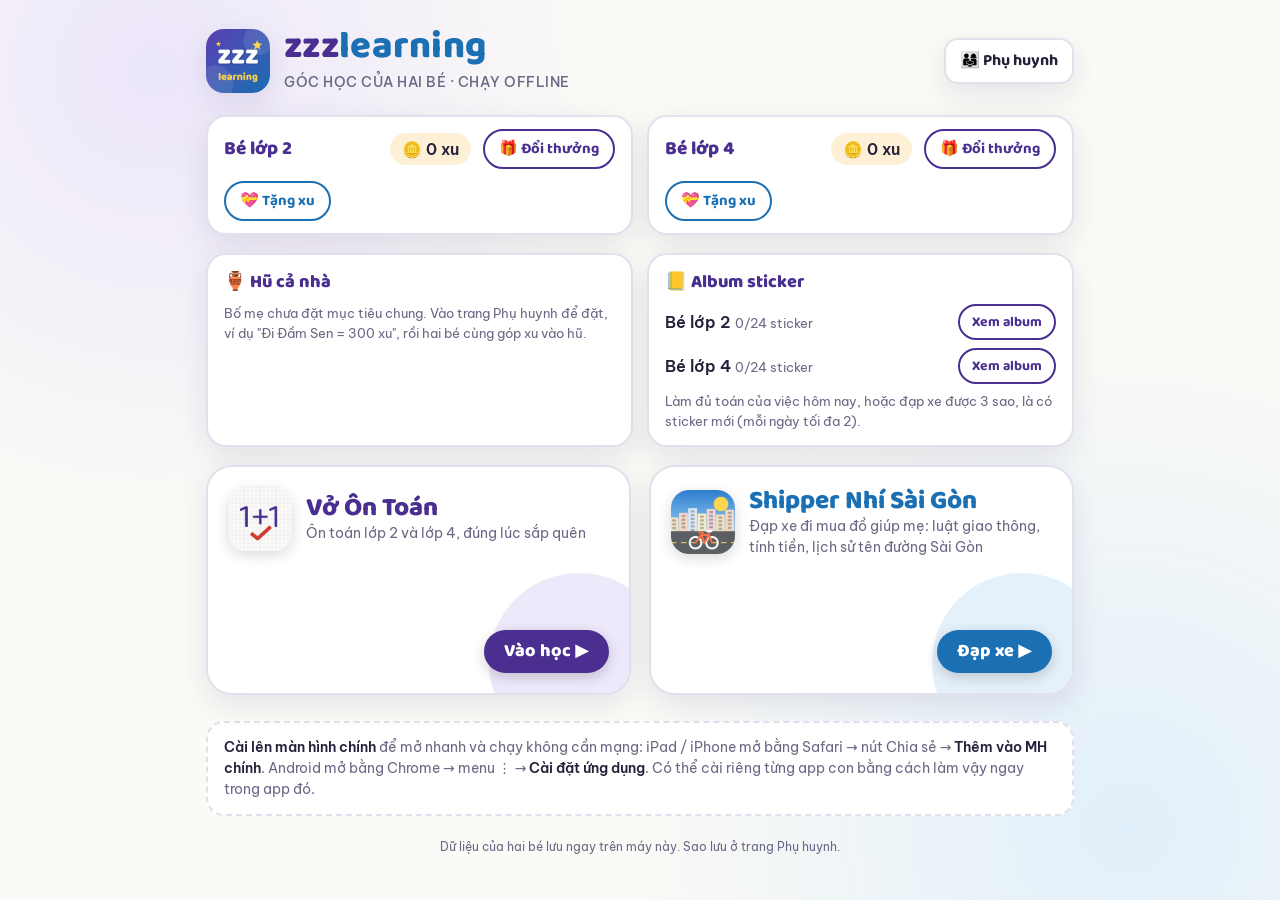
<file: index.html>
<!doctype html>
<html lang="vi">
<head>
<meta charset="utf-8">
<meta name="viewport" content="width=device-width,initial-scale=1,viewport-fit=cover">
<title>zzzlearning</title>
<meta name="description" content="zzzlearning: góc học của hai bé. Vở Ôn Toán và game Shipper Nhí Sài Gòn, chạy offline trên iPad, điện thoại và máy tính.">
<meta name="theme-color" content="#4a2f91">
<link rel="manifest" href="manifest.webmanifest">
<link rel="icon" type="image/png" sizes="192x192" href="icons/icon-192.png">
<link rel="apple-touch-icon" href="icons/apple-touch-icon.png">
<meta name="apple-mobile-web-app-capable" content="yes">
<meta name="mobile-web-app-capable" content="yes">
<meta name="apple-mobile-web-app-status-bar-style" content="default">
<meta name="apple-mobile-web-app-title" content="zzzlearning">
<link rel="stylesheet" href="fonts/fonts.css">
<style>
/* Trang chủ zzzlearning: ví xu của từng bé, hai thẻ app con to để bé bấm. Màu tím của Vở Ôn Toán, xanh của Shipper Nhí Sài Gòn. */
:root{
  --paper:#fbfaf6; --card:#ffffff; --line:#e3e0ee; --text:#25213a; --muted:#6b6784;
  --ink:#4a2f91; --ink-soft:#ece6fa; --sky:#1b6fb3; --sky-soft:#e1effa; --sun:#f6b73c; --amber-soft:#fdf0d6; --green:#1d8a55; --green-soft:#ddf3e7;
  --shadow:0 10px 30px rgba(40,30,90,.10);
  --f-display:"Baloo 2","Be Vietnam Pro",system-ui,sans-serif;
  --f-body:"Be Vietnam Pro",system-ui,-apple-system,"Segoe UI",sans-serif;
  box-sizing:border-box;padding-top:env(safe-area-inset-top,0px);padding-bottom:env(safe-area-inset-bottom,0px)
}
@media (prefers-color-scheme:dark){:root:not([data-theme="light"]){
  --paper:#17152a; --card:#1f1c36; --line:#332f55; --text:#ece9f8; --muted:#a29dc0;
  --ink:#b9a6ff; --ink-soft:#2b2550; --sky:#6fb4f0; --sky-soft:#1c2f44; --sun:#f1b54a; --amber-soft:#3a2c12; --green:#5fd39a; --green-soft:#16362a;
  --shadow:0 10px 30px rgba(0,0,0,.35); color-scheme:dark}}
:root[data-theme="dark"]{
  --paper:#17152a; --card:#1f1c36; --line:#332f55; --text:#ece9f8; --muted:#a29dc0;
  --ink:#b9a6ff; --ink-soft:#2b2550; --sky:#6fb4f0; --sky-soft:#1c2f44; --sun:#f1b54a; --amber-soft:#3a2c12; --green:#5fd39a; --green-soft:#16362a;
  --shadow:0 10px 30px rgba(0,0,0,.35); color-scheme:dark}
*{box-sizing:border-box}
[hidden]{display:none!important}
html,body{min-height:100%}
body{margin:0;background:var(--paper);color:var(--text);font-family:var(--f-body);font-size:16px;line-height:1.5;
  background-image:radial-gradient(circle at 12% 8%,var(--ink-soft) 0,transparent 32%),radial-gradient(circle at 88% 92%,var(--sky-soft) 0,transparent 36%);
  background-attachment:fixed}
.wrap{max-width:900px;margin:0 auto;padding:28px 16px 40px}
header{display:flex;align-items:center;justify-content:space-between;gap:14px;margin-bottom:22px;flex-wrap:wrap}
header .brand{display:flex;align-items:center;gap:14px}
header img{width:64px;height:64px;border-radius:18px;box-shadow:var(--shadow)}
h1{font-family:var(--f-display);font-weight:800;font-size:38px;line-height:1;margin:0;color:var(--ink);letter-spacing:.3px}
h1 span{color:var(--sky)}
.tag{margin:6px 0 0;color:var(--muted);font-size:14px;font-weight:500;letter-spacing:.5px;text-transform:uppercase}
.pbtn{border:2px solid var(--line);background:var(--card);color:var(--text);border-radius:14px;padding:9px 14px;font-family:var(--f-display);font-weight:700;font-size:16px;text-decoration:none;display:inline-flex;align-items:center;gap:6px;box-shadow:var(--shadow)}
.wallet{display:grid;grid-template-columns:1fr 1fr;gap:14px;margin-bottom:18px}
.wk{background:var(--card);border:2px solid var(--line);border-radius:20px;padding:12px 16px;display:flex;align-items:center;gap:12px;flex-wrap:wrap;box-shadow:var(--shadow)}
.wk .nm{font-family:var(--f-display);font-weight:800;font-size:19px;color:var(--ink);flex:1 1 auto}
.wk .coin{background:var(--amber-soft);border-radius:999px;padding:4px 12px;font-weight:700;white-space:nowrap}
.wk .gift{border:2px solid var(--ink);background:var(--card);color:var(--ink);border-radius:999px;padding:6px 14px;font-family:var(--f-display);font-weight:700;font-size:15px;cursor:pointer}
.wk .wait{flex-basis:100%;font-size:13px;color:var(--muted)}
.wk .gift.alt{border-color:var(--sky);color:var(--sky)}
.boost{grid-column:1/-1;background:linear-gradient(90deg,var(--sun),#ff8a65);color:#25213a;border-radius:16px;padding:8px 14px;font-family:var(--f-display);font-weight:800;text-align:center}
/* hũ cả nhà + album sticker */
.fam{display:grid;grid-template-columns:1fr 1fr;gap:14px;margin-bottom:18px}
.fc{background:var(--card);border:2px solid var(--line);border-radius:20px;padding:14px 16px;display:flex;flex-direction:column;gap:8px;box-shadow:var(--shadow)}
.fc h3{margin:0;font-family:var(--f-display);font-weight:800;font-size:18px;color:var(--ink)}
.fc .big{font-family:var(--f-display);font-weight:800;font-size:20px}
.fc .jar{height:14px;border-radius:999px;background:var(--amber-soft);overflow:hidden}
.fc .jar i{display:block;height:100%;background:var(--sun);border-radius:999px}
.fc .row{display:flex;gap:8px;flex-wrap:wrap;align-items:center}
.fc .sm{font-size:13px;color:var(--muted)}
.fc button{border:2px solid var(--ink);background:var(--card);color:var(--ink);border-radius:999px;padding:5px 12px;font-family:var(--f-display);font-weight:700;font-size:14px;cursor:pointer}
.tabs{display:flex;gap:6px;flex-wrap:wrap}
.tabs button,.amt button{border:2px solid var(--line);background:var(--card);color:var(--text);border-radius:12px;padding:7px 14px;font-family:var(--f-display);font-weight:700;font-size:15px;cursor:pointer}
.tabs button[aria-pressed=true],.amt button[aria-pressed=true]{border-color:var(--ink);background:var(--ink-soft)}
.amt{display:flex;gap:8px;flex-wrap:wrap}
.amt button:disabled{opacity:.4;cursor:default}
.album{display:grid;grid-template-columns:repeat(4,1fr);gap:8px}
.album .st{aspect-ratio:1;border-radius:14px;background:var(--ink-soft);display:flex;flex-direction:column;align-items:center;justify-content:center;font-size:30px;line-height:1;gap:4px;padding:4px}
.album .st span{font-size:10px;color:var(--muted);text-align:center;line-height:1.1}
.album .st.no{opacity:.35;filter:grayscale(1)}
.album .st.new{outline:3px solid var(--sun)}
.album-h{margin:6px 0 0;font-family:var(--f-display);font-weight:800;font-size:15px;color:var(--muted)}
.dialog .close.primary{background:var(--ink);color:#fff;border-color:var(--ink)}
.dialog .close:disabled{opacity:.45;cursor:default}
@media (prefers-color-scheme:dark){:root:not([data-theme="light"]) .dialog .close.primary{color:#17152a}}
:root[data-theme="dark"] .dialog .close.primary{color:#17152a}
/* việc hôm nay (bố mẹ đặt ở trang phụ huynh) */
.todo{display:grid;grid-template-columns:1fr 1fr;gap:14px;margin-bottom:18px}
.todo-h{grid-column:1/-1;font-family:var(--f-display);font-weight:800;font-size:14px;color:var(--muted);text-transform:uppercase;letter-spacing:.6px;margin:0 0 -6px 4px}
.td{background:var(--card);border:2px solid var(--line);border-radius:20px;padding:12px 16px;display:flex;flex-direction:column;gap:8px;box-shadow:var(--shadow)}
.td .hd{display:flex;align-items:center;justify-content:space-between;gap:8px}
.td .nm{font-family:var(--f-display);font-weight:800;font-size:17px;color:var(--ink)}
.td .ok{background:var(--green-soft);color:var(--green);border-radius:999px;padding:2px 10px;font-size:13px;font-weight:700;white-space:nowrap}
.td .tr{display:flex;flex-direction:column;gap:4px;font-size:14px;font-weight:600}
.td .bar{height:10px;border-radius:999px;background:var(--ink-soft);overflow:hidden}
.td .bar i{display:block;height:100%;background:var(--ink);border-radius:999px}
.td .bar.sky{background:var(--sky-soft)}.td .bar.sky i{background:var(--sky)}
.td .tm{font-size:13px;color:var(--muted)}
.apps{display:grid;grid-template-columns:1fr 1fr;gap:18px}
@media (max-width:640px){.apps,.wallet,.todo,.fam{grid-template-columns:1fr}h1{font-size:32px}}
.app{display:flex;flex-direction:column;gap:12px;background:var(--card);border:2px solid var(--line);border-radius:26px;padding:20px;text-decoration:none;color:inherit;box-shadow:var(--shadow);
  transition:transform .15s,border-color .15s;position:relative;overflow:hidden;min-height:230px;-webkit-tap-highlight-color:transparent}
.app:active{transform:scale(.98)}
.app:hover,.app:focus-visible{border-color:var(--accent);outline:none}
.app.toan{--accent:var(--ink);--accent-soft:var(--ink-soft)}
.app.saigon{--accent:var(--sky);--accent-soft:var(--sky-soft)}
.app::before{content:"";position:absolute;inset:auto -40px -60px auto;width:180px;height:180px;border-radius:50%;background:var(--accent-soft);opacity:.9}
.app>*{position:relative}
.app .head{display:flex;align-items:center;gap:14px}
.app .head img{width:64px;height:64px;border-radius:18px;flex:none;box-shadow:0 4px 14px rgba(0,0,0,.15)}
.app h2{margin:0;font-family:var(--f-display);font-weight:800;font-size:26px;line-height:1.1;color:var(--accent)}
.app .desc{margin:0;color:var(--muted);font-size:14px}
.app .kids{display:flex;flex-direction:column;gap:6px;margin-top:auto}
.kid{display:flex;align-items:center;gap:8px;flex-wrap:wrap;font-size:14px}
.kid b{font-weight:700}
.chip{background:var(--accent-soft);color:var(--text);border-radius:999px;padding:2px 10px;font-size:13px;font-weight:600;white-space:nowrap}
.go{align-self:flex-end;background:var(--accent);color:#fff;font-family:var(--f-display);font-weight:800;font-size:18px;border-radius:999px;padding:8px 20px;box-shadow:0 4px 14px rgba(0,0,0,.18)}
@media (prefers-color-scheme:dark){:root:not([data-theme="light"]) .go{color:#17152a}}
:root[data-theme="dark"] .go{color:#17152a}
.note{margin:26px 0 0;padding:14px 16px;border:2px dashed var(--line);border-radius:18px;color:var(--muted);font-size:14px;background:var(--card)}
.note b{color:var(--text)}
footer{margin-top:22px;color:var(--muted);font-size:12px;text-align:center}
/* hộp đổi thưởng */
.modal{position:fixed;inset:0;background:rgba(10,20,30,.55);display:flex;align-items:center;justify-content:center;padding:16px;z-index:50}
.dialog{background:var(--card);color:var(--text);border-radius:22px;padding:20px;width:min(480px,100%);max-height:100%;overflow:auto;box-shadow:0 20px 60px rgba(0,0,0,.35);display:flex;flex-direction:column;gap:12px}
.dialog h2{font-family:var(--f-display);font-weight:800;font-size:24px;margin:0;color:var(--ink)}
.rw{display:flex;align-items:center;gap:12px;padding:8px 0;border-bottom:1px solid var(--line)}
.rw .em{font-size:30px;line-height:1}
.rw .t{flex:1;min-width:0}.rw .t b{display:block}.rw .t span{font-size:13px;color:var(--muted)}
.rw button{border:2px solid var(--ink);background:var(--card);color:var(--ink);border-radius:999px;padding:6px 14px;font-family:var(--f-display);font-weight:700;font-size:15px;cursor:pointer}
.rw button.primary{background:var(--ink);color:#fff}
.rw button:disabled{opacity:.45;cursor:default}
@media (prefers-color-scheme:dark){:root:not([data-theme="light"]) .rw button.primary{color:#17152a}}
:root[data-theme="dark"] .rw button.primary{color:#17152a}
.dialog .fb{min-height:1.4em;font-weight:700;color:var(--green)}
.dialog .close{align-self:flex-end;border:2px solid var(--line);background:var(--card);color:var(--text);border-radius:12px;padding:8px 16px;font-family:var(--f-display);font-weight:700;font-size:16px;cursor:pointer}
@media (prefers-reduced-motion:reduce){.app{transition:none}}
</style>
</head>
<body>
<div class="wrap">
  <header>
    <div class="brand">
      <img src="icons/icon-192.png" alt="" width="64" height="64">
      <div>
        <h1>zzz<span>learning</span></h1>
        <p class="tag">Góc học của hai bé · chạy offline</p>
      </div>
    </div>
    <a class="pbtn" href="phuhuynh/">👨‍👩‍👧 Phụ huynh</a>
  </header>

  <section class="wallet" id="wallet" aria-label="Ví xu"></section>
  <section class="todo" id="todo" aria-label="Việc hôm nay" hidden></section>
  <section class="fam" id="fam" aria-label="Hũ cả nhà và album sticker"></section>

  <nav class="apps" aria-label="Các app">
    <a class="app toan" href="toan/?hub=1">
      <div class="head"><img src="toan/icons/icon-192.png" alt="" width="64" height="64"><div><h2>Vở Ôn Toán</h2><p class="desc">Ôn toán lớp 2 và lớp 4, đúng lúc sắp quên</p></div></div>
      <div class="kids" id="kidsToan"></div>
      <span class="go">Vào học ▶</span>
    </a>
    <a class="app saigon" href="saigon/?hub=1">
      <div class="head"><img src="saigon/icons/icon-192.png" alt="" width="64" height="64"><div><h2>Shipper Nhí Sài Gòn</h2><p class="desc">Đạp xe đi mua đồ giúp mẹ: luật giao thông, tính tiền, lịch sử tên đường Sài Gòn</p></div></div>
      <div class="kids" id="kidsSaigon"></div>
      <span class="go">Đạp xe ▶</span>
    </a>
  </nav>

  <p class="note" id="installNote" hidden><b>Cài lên màn hình chính</b> để mở nhanh và chạy không cần mạng: iPad / iPhone mở bằng Safari → nút Chia sẻ → <b>Thêm vào MH chính</b>. Android mở bằng Chrome → menu ⋮ → <b>Cài đặt ứng dụng</b>. Có thể cài riêng từng app con bằng cách làm vậy ngay trong app đó.</p>
  <footer id="foot">Dữ liệu của hai bé lưu ngay trên máy này. Sao lưu ở trang Phụ huynh.</footer>
</div>
<div class="modal" id="modal" hidden><div class="dialog" id="dialog" role="dialog" aria-modal="true"></div></div>
<script src="zzz.js"></script>
<script src="sync.js"></script>
<script>
/* Ví xu chung + tiến độ nhanh của từng bé lấy từ dữ liệu 2 app con (cùng localStorage). Thiếu hoặc lỗi thì chỉ ẩn phần đó. */
(function () {
  const $ = (id) => document.getElementById(id);
  const esc = (s) => String(s ?? '').replace(/[&<>"']/g, c => ({ '&': '&amp;', '<': '&lt;', '>': '&gt;', '"': '&quot;', "'": '&#39;' }[c]));
  const read = (key) => { try { const s = JSON.parse(localStorage.getItem(key)); return s && Array.isArray(s.profiles) ? s.profiles : null; } catch (e) { return null; } };
  const DEF_NAME = { k2: 'Bé lớp 2', k4: 'Bé lớp 4' };
  const kidName = (p) => { const k = ZZZ.kids().find(x => x.id === p.id); return (k && k.name) || p.name || DEF_NAME[p.id] || p.id; };
  const row = (name, chips) => `<div class="kid"><b>${esc(name)}</b>${chips.map(c => `<span class="chip">${c}</span>`).join('')}</div>`;
  function kids() {
    const t = read(ZZZ.APP_KEYS.toan) || [], s = read(ZZZ.APP_KEYS.saigon) || [];
    const ids = [...new Set([...t, ...s, ...ZZZ.kids()].map(p => p.id))];
    return (ids.length ? ids : ['k2', 'k4']).map(id => ({ id, name: kidName({ id, name: ((t.find(p => p.id === id) || s.find(p => p.id === id) || {}).name) }) }));
  }
  /* Việc hôm nay: chỉ hiện với bé được bố mẹ đặt mục tiêu (trang Phụ huynh). */
  function todoHTML() {
    const ks = kids().map(k => ({ k, st: ZZZ.status(k.id) })).filter(x => x.st.plan);
    if (!ks.length) return '';
    return '<p class="todo-h">📅 Việc hôm nay</p>' + ks.map(({ k, st }) => {
      const pl = st.plan, t = st.today, rows = [];
      if (pl.math > 0) rows.push({ lab: `📘 Toán ${Math.min(t.answers, pl.math)}/${pl.math} câu`, pct: Math.min(100, t.answers / pl.math * 100), cls: '' });
      if (pl.rideMin > 0) rows.push({ lab: `🚲 Đạp xe ${Math.min(pl.rideMin, Math.floor(t.ride / 60))}/${pl.rideMin} phút`, pct: Math.min(100, t.ride / 60 / pl.rideMin * 100), cls: 'sky' });
      const msg = st.why === 'math' ? `Làm thêm ${pl.math - t.answers} câu toán nữa là được đạp xe 🚲` : st.why === 'time' ? 'Hôm nay đạp xe đủ giờ rồi, mai đạp tiếp nha' : pl.math > 0 && st.mathDone ? `Xong việc hôm nay 🎉 được thêm ${ZZZ.DAILY_BONUS} xu` : '';
      return `<div class="td"><div class="hd"><span class="nm">${esc(k.name)}</span>${pl.math > 0 && st.mathDone ? '<span class="ok">✓ Xong toán</span>' : ''}</div>${rows.map(r => `<div class="tr"><span>${r.lab}</span><div class="bar ${r.cls}"><i style="width:${r.pct.toFixed(0)}%"></i></div></div>`).join('')}${msg ? `<div class="tm">${msg}</div>` : ''}</div>`;
    }).join('');
  }
  const lockChip = (pid) => { const st = ZZZ.status(pid); return st.why === 'math' ? '🔒 Làm toán trước' : st.why === 'time' ? '⏱️ Hết giờ hôm nay' : null; };
  function render() {
    const toan = read(ZZZ.APP_KEYS.toan), sg = read(ZZZ.APP_KEYS.saigon);
    const todo = todoHTML(); $('todo').innerHTML = todo; $('todo').hidden = !todo;
    const ks = kids();
    $('wallet').innerHTML = (ZZZ.weekendBoost() ? '<div class="boost">🎉 Cuối tuần: xu kiếm được trong app nhân đôi!</div>' : '') + ks.map(k => { const pend = ZZZ.pending(k.id); return `<div class="wk"><span class="nm">${esc(k.name)}</span><span class="coin">🪙 ${ZZZ.coins(k.id)} xu</span><button class="gift" type="button" data-redeem="${k.id}">🎁 Đổi thưởng</button>${ks.length > 1 ? `<button class="gift alt" type="button" data-gift="${k.id}">💝 Tặng xu</button>` : ''}${pend.length ? `<span class="wait">🎟️ Đang chờ bố mẹ: ${pend.map(x => esc(x.title)).join(', ')}</span>` : ''}</div>`; }).join('');
    $('fam').innerHTML = famHTML(ks);
    $('kidsToan').innerHTML = toan ? toan.map(p => row(kidName(p), [`🔥 ${+p.streak || 0} ngày`, `✨ ${+p.xp || 0} XP`, `⭐ ${Object.values(p.path || {}).reduce((a, n) => a + (+n.stars || 0), 0)} sao`])).join('') : '';
    $('kidsSaigon').innerHTML = sg ? sg.map(p => row(kidName(p), [`🚲 ${(p.trips || []).length} chuyến`, `⭐ ${Object.values(p.stars || {}).reduce((a, b) => a + b, 0)} sao`, `🃏 ${(p.cards || []).length} thẻ`, `📍 ${(p.stamps || []).length}/5 nơi`, lockChip(p.id)].filter(Boolean))).join('') : '';
    document.querySelectorAll('[data-redeem]').forEach(b => b.onclick = () => openShop(b.dataset.redeem));
    document.querySelectorAll('[data-gift]').forEach(b => b.onclick = () => openGift(b.dataset.gift));
    document.querySelectorAll('[data-jar]').forEach(b => b.onclick = () => openJar(b.dataset.jar));
    document.querySelectorAll('[data-album]').forEach(b => b.onclick = () => openAlbum(b.dataset.album));
  }
  /* Hũ cả nhà (mục tiêu chung bố mẹ đặt, hai bé góp xu) + album sticker chung */
  function famHTML(ks) {
    const f = ZZZ.family(), g = f.goal, total = ZZZ.STICKERS.length;
    const jar = g ? `<div class="fc"><h3>🏺 Hũ cả nhà</h3>
      <div class="row" style="justify-content:space-between"><span class="big">${esc(g.em)} ${esc(g.title)}</span><span class="big" style="color:var(--sun)">🪙 ${f.jar}/${g.target}</span></div>
      <div class="jar"><i style="width:${Math.min(100, f.jar / g.target * 100).toFixed(0)}%"></i></div>
      ${f.jar >= g.target ? '<div class="sm" style="color:var(--green);font-weight:700">🎉 Đủ xu rồi! Nhắc bố mẹ thực hiện nha.' + '</div>' : `<div class="sm">Còn ${g.target - f.jar} xu nữa · ${ks.map(k => `${esc(k.name)} góp ${f.contrib[k.id] || 0}`).join(' · ')}</div>`}
      <div class="row">${ks.map(k => `<button type="button" data-jar="${k.id}">${esc(k.name)} góp xu</button>`).join('')}</div></div>`
      : `<div class="fc"><h3>🏺 Hũ cả nhà</h3><div class="sm">Bố mẹ chưa đặt mục tiêu chung. Vào trang Phụ huynh để đặt, ví dụ "Đi Đầm Sen = 300 xu", rồi hai bé cùng góp xu vào hũ.</div>${f.history.length ? `<div class="sm">Đã làm được: ${f.history.slice(0, 3).map(h => `${esc(h.em)} ${esc(h.title)}`).join(', ')}</div>` : ''}${f.jar ? `<div class="sm">Trong hũ còn 🪙 ${f.jar} xu.</div>` : ''}</div>`;
    const album = `<div class="fc"><h3>📒 Album sticker</h3>
      ${ks.map(k => `<div class="row" style="justify-content:space-between"><span><b>${esc(k.name)}</b> <span class="sm">${ZZZ.stickers(k.id).length}/${total} sticker</span></span><button type="button" data-album="${k.id}">Xem album</button></div>`).join('')}
      <div class="sm">Làm đủ toán của việc hôm nay, hoặc đạp xe được 3 sao, là có sticker mới (mỗi ngày tối đa 2).</div></div>`;
    return jar + album;
  }
  const showModal = () => { $('modal').hidden = false; };
  const AMOUNTS = [5, 10, 20, 50];
  /* Bé tặng xu cho bé kia: chọn số xu, bấm hai lần để chắc. */
  function openGift(from) {
    const ks = kids(), me = ks.find(k => k.id === from) || { name: from }, others = ks.filter(k => k.id !== from);
    let to = others[0] && others[0].id, amt = 10, confirm = false, fb = '';
    const paint = () => {
      const coins = ZZZ.coins(from), can = !!to && coins >= amt;
      $('dialog').innerHTML = `<h2>💝 ${esc(me.name)} tặng xu</h2><div><span class="coin" style="background:var(--amber-soft);border-radius:999px;padding:4px 12px;font-weight:700">🪙 ${coins} xu</span></div>
        ${others.length > 1 ? `<div class="tabs">${others.map(k => `<button type="button" data-to="${k.id}" aria-pressed="${k.id === to}">${esc(k.name)}</button>`).join('')}</div>` : `<p style="margin:0">Tặng cho <b>${esc((others[0] || {}).name || '')}</b></p>`}
        <div class="amt">${AMOUNTS.map(n => `<button type="button" data-amt="${n}" aria-pressed="${n === amt}" ${coins < n ? 'disabled' : ''}>${n} xu</button>`).join('')}</div>
        <div class="fb">${fb}</div>
        <div style="display:flex;gap:8px;justify-content:flex-end"><button class="close" type="button" id="closeBtn">Đóng</button><button class="close primary" type="button" id="goBtn" ${can ? '' : 'disabled'}>${confirm ? 'Chắc chắn tặng!' : `Tặng ${amt} xu`}</button></div>`;
      $('dialog').querySelectorAll('[data-to]').forEach(b => b.onclick = () => { to = b.dataset.to; confirm = false; paint(); });
      $('dialog').querySelectorAll('[data-amt]').forEach(b => b.onclick = () => { amt = +b.dataset.amt; confirm = false; paint(); });
      $('goBtn').onclick = () => { if (!confirm) { confirm = true; paint(); return; } const ok = ZZZ.gift(from, to, amt); confirm = false; fb = ok ? `Đã tặng ${amt} xu cho ${esc((ks.find(k => k.id === to) || {}).name || '')} 💝` : 'Chưa đủ xu.'; paint(); render(); };
      $('closeBtn').onclick = () => { $('modal').hidden = true; };
    };
    paint(); showModal();
  }
  /* Góp xu vào hũ cả nhà */
  function openJar(pid) {
    const k = kids().find(x => x.id === pid) || { name: pid }; let amt = 10, confirm = false, fb = '';
    const paint = () => {
      const f = ZZZ.family(), g = f.goal, coins = ZZZ.coins(pid);
      if (!g) { $('modal').hidden = true; return; }
      $('dialog').innerHTML = `<h2>🏺 ${esc(k.name)} góp xu</h2><p style="margin:0">Mục tiêu <b>${esc(g.em)} ${esc(g.title)}</b> · trong hũ 🪙 ${f.jar}/${g.target}</p><div><span class="coin" style="background:var(--amber-soft);border-radius:999px;padding:4px 12px;font-weight:700">Con có 🪙 ${coins} xu</span></div>
        <div class="amt">${AMOUNTS.map(n => `<button type="button" data-amt="${n}" aria-pressed="${n === amt}" ${coins < n ? 'disabled' : ''}>${n} xu</button>`).join('')}</div>
        <div class="fb">${fb}</div>
        <div style="display:flex;gap:8px;justify-content:flex-end"><button class="close" type="button" id="closeBtn">Đóng</button><button class="close primary" type="button" id="goBtn" ${coins >= amt ? '' : 'disabled'}>${confirm ? 'Chắc chắn góp!' : `Góp ${amt} xu`}</button></div>`;
      $('dialog').querySelectorAll('[data-amt]').forEach(b => b.onclick = () => { amt = +b.dataset.amt; confirm = false; paint(); });
      $('goBtn').onclick = () => { if (!confirm) { confirm = true; paint(); return; } const ok = ZZZ.contribute(pid, amt); confirm = false; fb = ok ? (ZZZ.goalReached() ? `Đã góp ${amt} xu. Đủ rồi, nhắc bố mẹ nha! 🎉` : `Đã góp ${amt} xu vào hũ 🏺`) : 'Chưa đủ xu.'; paint(); render(); };
      $('closeBtn').onclick = () => { $('modal').hidden = true; };
    };
    paint(); showModal();
  }
  /* Album sticker: xem của từng bé, sticker mới hôm nay có viền vàng */
  function openAlbum(pid) {
    const ks = kids();
    const paint = () => {
      const k = ks.find(x => x.id === pid) || { name: pid }, have = ZZZ.stickers(pid), today = Object.values(ZZZ.today(pid).stk || {});
      $('dialog').innerHTML = `<h2>📒 Album của ${esc(k.name)} · ${have.length}/${ZZZ.STICKERS.length}</h2>
        ${ks.length > 1 ? `<div class="tabs">${ks.map(x => `<button type="button" data-kid="${x.id}" aria-pressed="${x.id === pid}">${esc(x.name)}</button>`).join('')}</div>` : ''}
        ${ZZZ.STICKER_PAGES.map(([pg, label]) => `<p class="album-h">${label}</p><div class="album">${ZZZ.STICKERS.filter(s => s.page === pg).map(s => { const got = have.includes(s.id); return `<div class="st ${got ? (today.includes(s.id) ? 'new' : '') : 'no'}" title="${esc(s.name)}">${got ? s.em : '❔'}<span>${got ? esc(s.name) : '?'}</span></div>`; }).join('')}</div>`).join('')}
        <button class="close" type="button" id="closeBtn">Đóng</button>`;
      $('dialog').querySelectorAll('[data-kid]').forEach(b => b.onclick = () => { pid = b.dataset.kid; paint(); });
      $('closeBtn').onclick = () => { $('modal').hidden = true; };
    };
    paint(); showModal();
  }
  /* Đổi thưởng ngay ở trang chủ: bấm "Đổi" hai lần để chắc, trừ xu từ ví chung, phiếu chờ bố mẹ xác nhận ở trang Phụ huynh. */
  function openShop(pid) {
    const k = kids().find(x => x.id === pid) || { id: pid, name: pid }; let confirm = null, fb = '';
    const paint = () => {
      const items = ZZZ.rewards().items, coins = ZZZ.coins(pid);
      $('dialog').innerHTML = `<h2>🎁 Đổi thưởng · ${esc(k.name)}</h2><div><span class="coin" style="background:var(--amber-soft);border-radius:999px;padding:4px 12px;font-weight:700">🪙 ${coins} xu</span></div>
        ${items.length ? items.map(r => `<div class="rw"><span class="em">${r.em || '🎁'}</span><div class="t"><b>${esc(r.title)}</b><span>🪙 ${r.cost} xu</span></div><button type="button" class="${coins >= r.cost ? 'primary' : ''}" data-buy="${r.id}" ${coins >= r.cost ? '' : 'disabled'}>${confirm === r.id ? 'Chắc chắn đổi!' : 'Đổi'}</button></div>`).join('') : '<p style="margin:0;color:var(--muted)">Bố mẹ chưa đặt phần thưởng nào. Vào trang Phụ huynh để thêm, ví dụ "30 phút hoạt hình = 300 xu".</p>'}
        <div class="fb">${fb}</div><button class="close" type="button" id="closeBtn">Đóng</button>`;
      $('dialog').querySelectorAll('[data-buy]').forEach(b => b.onclick = () => { const id = b.dataset.buy; if (confirm !== id) { confirm = id; fb = ''; paint(); return; } const t = ZZZ.redeem(pid, id); confirm = null; fb = t ? `Đã đổi "${t.title}"! Nhớ nhắc bố mẹ nha 🎉` : 'Chưa đủ xu.'; paint(); render(); });
      $('closeBtn').onclick = () => { $('modal').hidden = true; };
    };
    paint(); $('modal').hidden = false;
  }
  $('modal').addEventListener('click', (e) => { if (e.target === $('modal')) $('modal').hidden = true; });
  render();
  const standalone = matchMedia('(display-mode: standalone)').matches || navigator.standalone === true;
  if (!standalone) $('installNote').hidden = false;
  window.addEventListener('pageshow', render);
  /* đồng bộ nhiều máy: có dữ liệu mới từ máy khác thì vẽ lại (khi không mở hộp thoại) */
  const paintFoot = () => { const s = window.ZZZSync && ZZZSync.state(); if (!s || !s.on) return; const ago = s.last ? Math.max(0, Math.round((Date.now() - s.last) / 60000)) : null; $('foot').textContent = `☁️ Đồng bộ với ${Math.max(0, s.peers.length - 1)} máy khác trong nhà` + (s.err === 'offline' ? ' · đang mất mạng, sẽ gửi khi có mạng' : ago == null ? '' : ago < 1 ? ' · vừa xong' : ` · ${ago} phút trước`); };
  window.addEventListener('zzz-sync', (e) => { paintFoot(); if (e.detail && e.detail.changed && e.detail.changed.length && $('modal').hidden) render(); });
  paintFoot();
  if ('serviceWorker' in navigator && /^https?:$/.test(location.protocol)) window.addEventListener('load', () => navigator.serviceWorker.register('sw.js').catch(() => {}));
})();
</script>
</body>
</html>
</file>
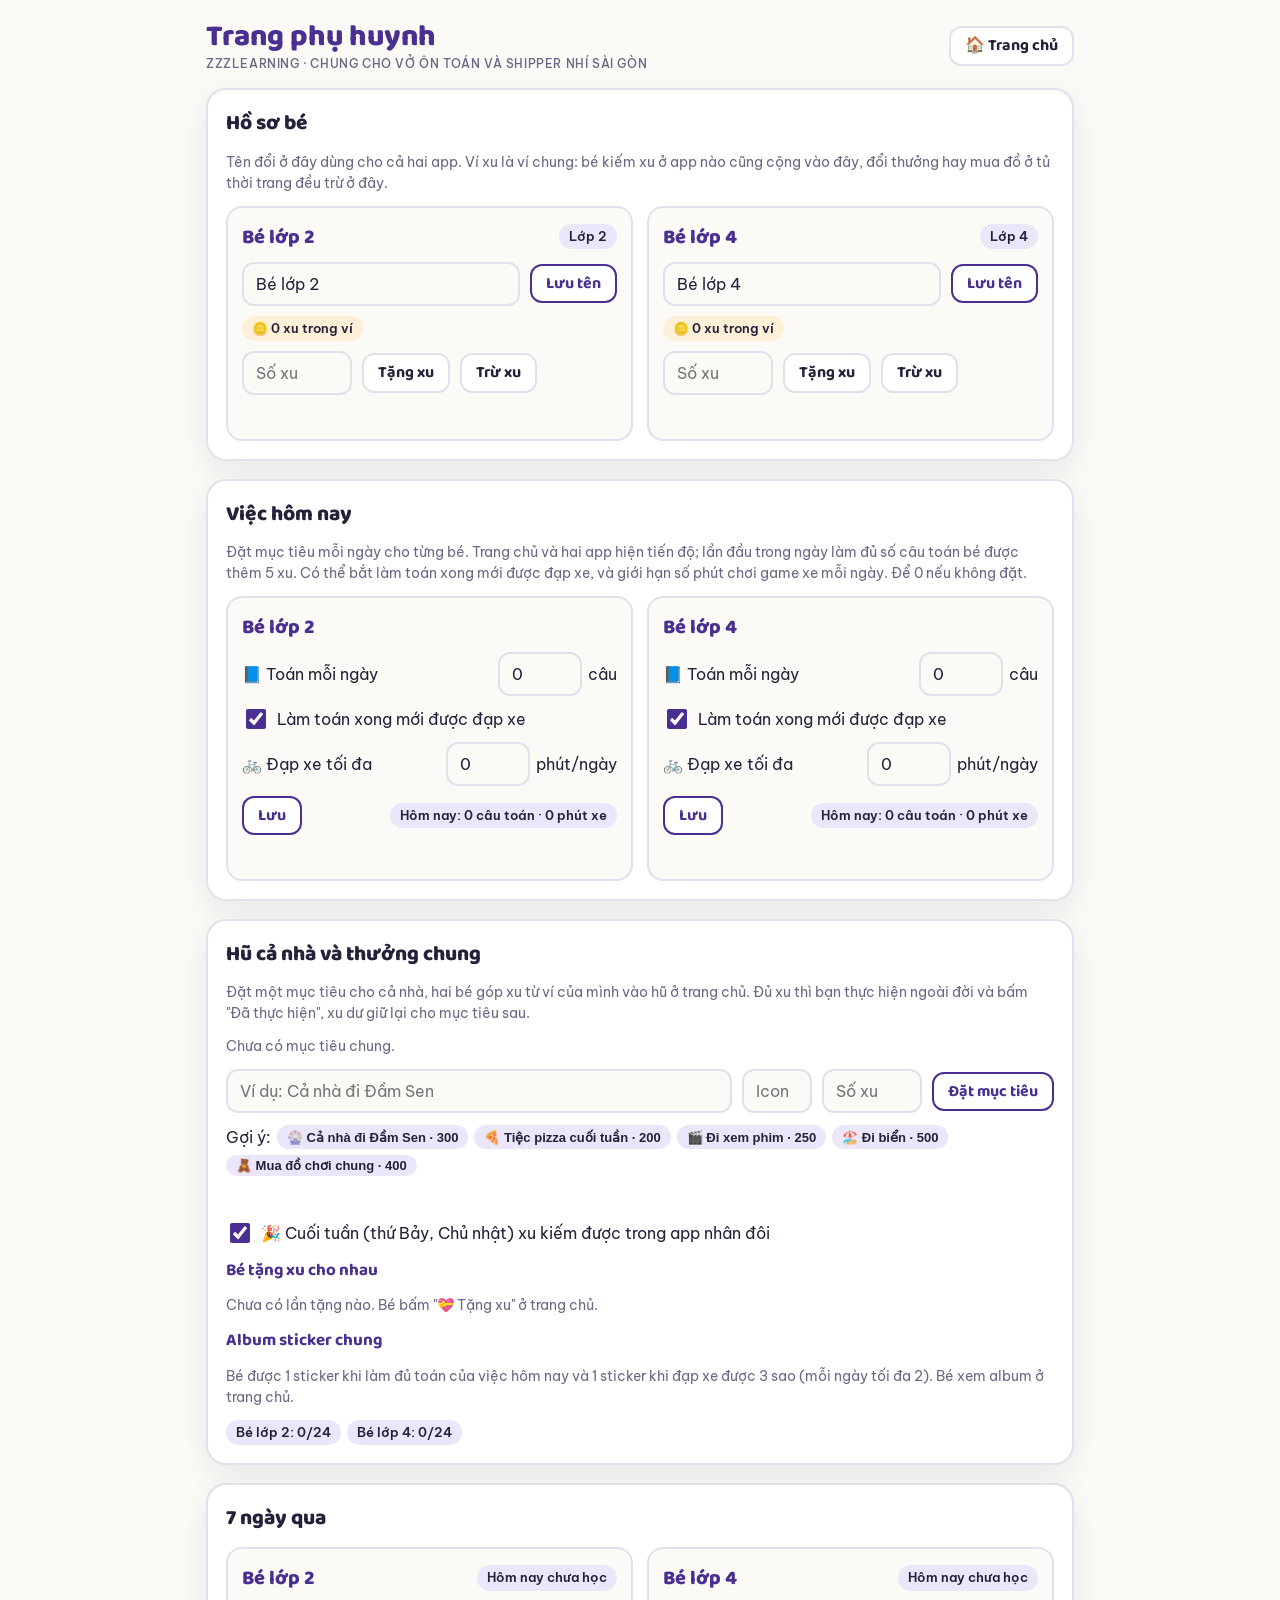
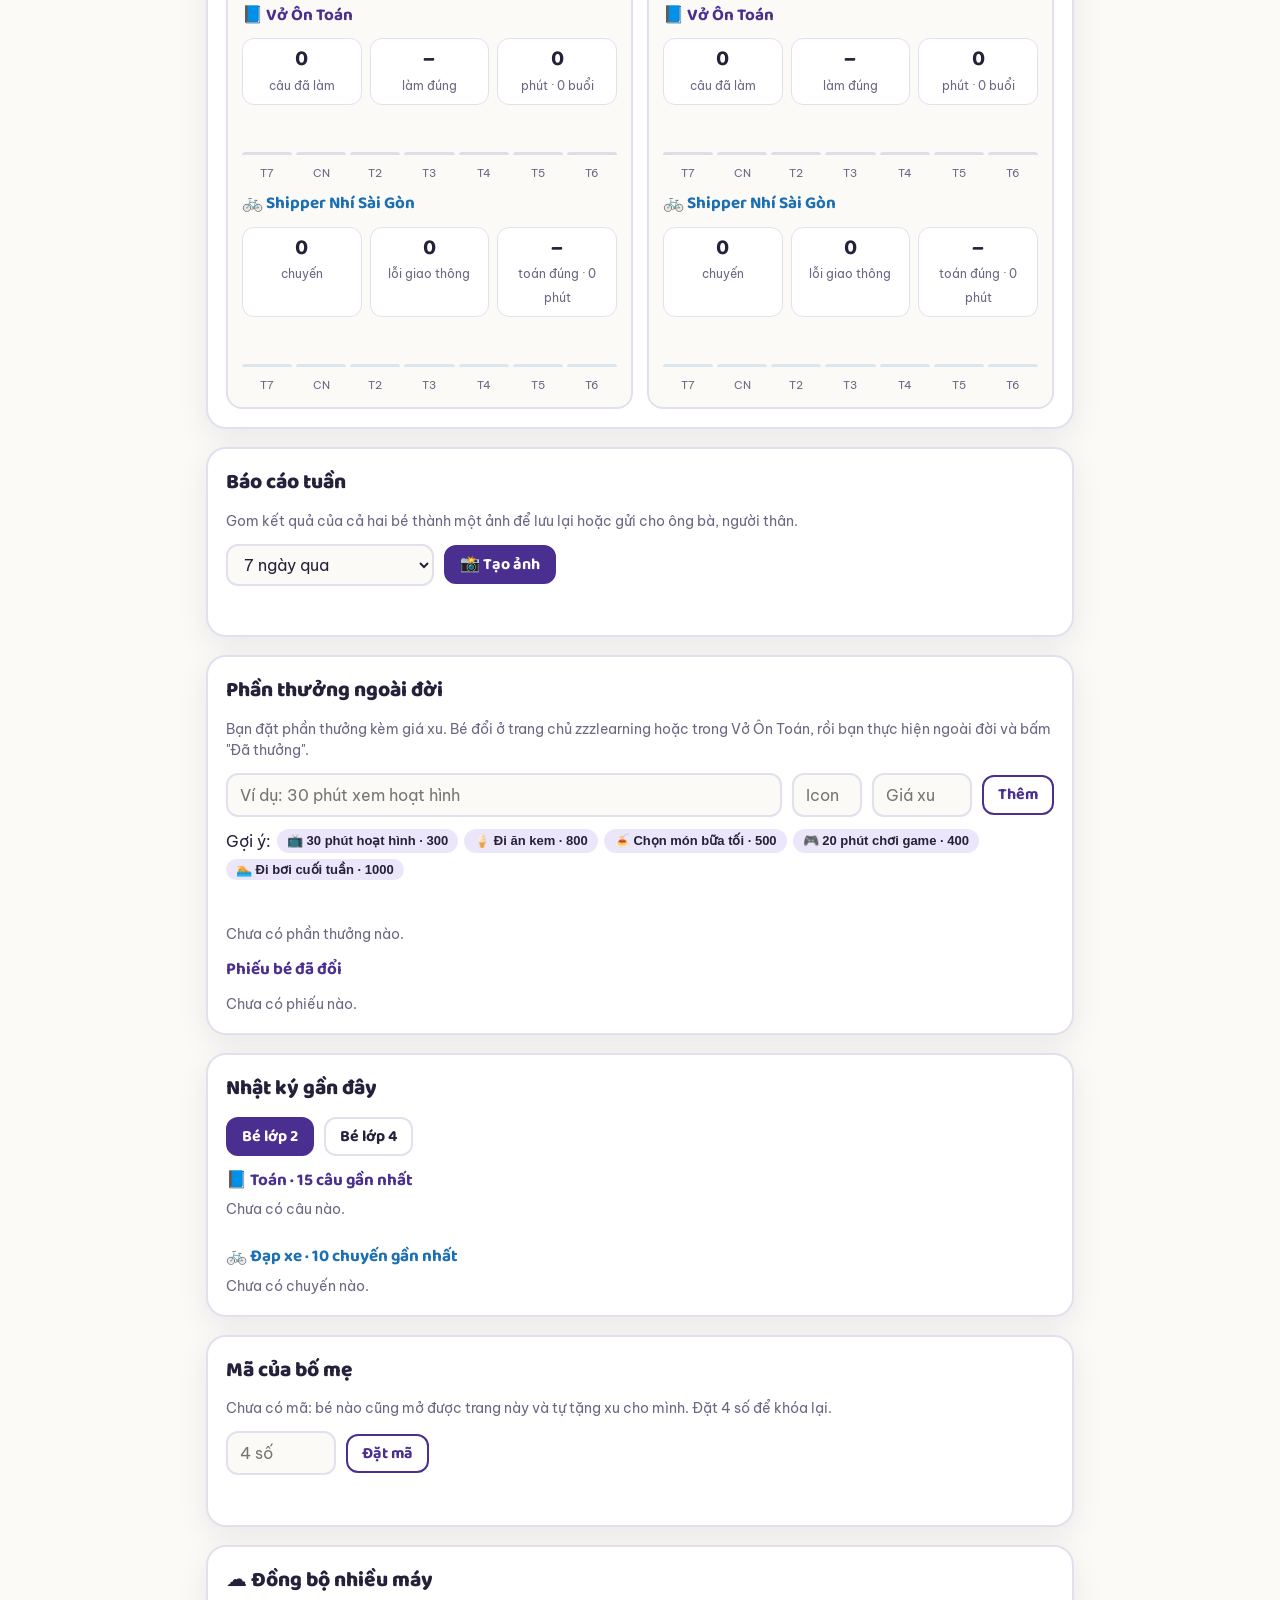
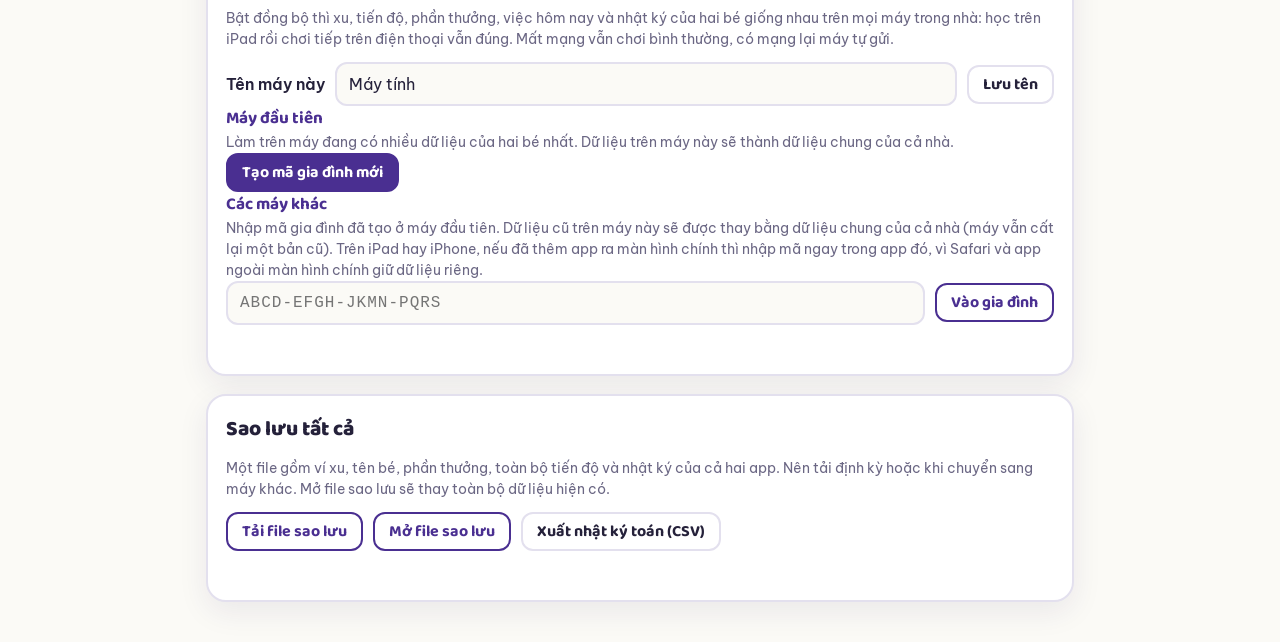
<file: phuhuynh/index.html>
<!doctype html>
<html lang="vi">
<head>
<meta charset="utf-8">
<meta name="viewport" content="width=device-width,initial-scale=1,viewport-fit=cover">
<title>Phụ huynh · zzzlearning</title>
<meta name="description" content="Trang phụ huynh chung của zzzlearning: hồ sơ bé, tổng quan tuần, ví xu, phiếu thưởng, sao lưu.">
<meta name="theme-color" content="#4a2f91">
<link rel="manifest" href="../manifest.webmanifest">
<link rel="icon" type="image/png" sizes="192x192" href="../icons/icon-192.png">
<link rel="apple-touch-icon" href="../icons/apple-touch-icon.png">
<meta name="apple-mobile-web-app-capable" content="yes">
<meta name="mobile-web-app-capable" content="yes">
<meta name="apple-mobile-web-app-title" content="zzzlearning">
<link rel="stylesheet" href="../fonts/fonts.css">
<style>
/* Trang phụ huynh chung: đọc dữ liệu của cả 2 app con (localStorage + IndexedDB cùng tên miền), sửa những thứ dùng chung. */
:root{
  --paper:#fbfaf6; --card:#ffffff; --line:#e3e0ee; --text:#25213a; --muted:#6b6784;
  --ink:#4a2f91; --ink-soft:#ece6fa; --sky:#1b6fb3; --sky-soft:#e1effa; --amber:#b36b00; --amber-soft:#fdf0d6; --green:#1d8a55; --green-soft:#ddf3e7; --red:#d2382f;
  --shadow:0 10px 30px rgba(40,30,90,.08);
  --f-display:"Baloo 2","Be Vietnam Pro",system-ui,sans-serif;
  --f-body:"Be Vietnam Pro",system-ui,-apple-system,"Segoe UI",sans-serif;
  box-sizing:border-box;padding-top:env(safe-area-inset-top,0px);padding-bottom:env(safe-area-inset-bottom,0px)
}
@media (prefers-color-scheme:dark){:root:not([data-theme="light"]){
  --paper:#17152a; --card:#1f1c36; --line:#332f55; --text:#ece9f8; --muted:#a29dc0;
  --ink:#b9a6ff; --ink-soft:#2b2550; --sky:#6fb4f0; --sky-soft:#1c2f44; --amber:#f1b54a; --amber-soft:#3a2c12; --green:#5fd39a; --green-soft:#16362a; --red:#ff7a6e;
  --shadow:0 10px 30px rgba(0,0,0,.35); color-scheme:dark}}
:root[data-theme="dark"]{
  --paper:#17152a; --card:#1f1c36; --line:#332f55; --text:#ece9f8; --muted:#a29dc0;
  --ink:#b9a6ff; --ink-soft:#2b2550; --sky:#6fb4f0; --sky-soft:#1c2f44; --amber:#f1b54a; --amber-soft:#3a2c12; --green:#5fd39a; --green-soft:#16362a; --red:#ff7a6e;
  --shadow:0 10px 30px rgba(0,0,0,.35); color-scheme:dark}
*{box-sizing:border-box}
body{margin:0;background:var(--paper);color:var(--text);font-family:var(--f-body);font-size:16px;line-height:1.5}
.wrap{max-width:900px;margin:0 auto;padding:22px 16px 40px;display:flex;flex-direction:column;gap:18px}
header{display:flex;align-items:center;justify-content:space-between;gap:12px;flex-wrap:wrap}
h1{font-family:var(--f-display);font-weight:800;font-size:30px;line-height:1;margin:0;color:var(--ink)}
h1 small{display:block;font-family:var(--f-body);font-weight:500;font-size:12px;color:var(--muted);letter-spacing:.6px;text-transform:uppercase;margin-top:6px}
h2{font-family:var(--f-display);font-weight:800;font-size:21px;margin:0;color:var(--text)}
h3{font-family:var(--f-display);font-weight:700;font-size:17px;margin:0;color:var(--ink)}
.panel{background:var(--card);border:2px solid var(--line);border-radius:20px;padding:18px;box-shadow:var(--shadow);display:flex;flex-direction:column;gap:12px}
.row{display:flex;gap:10px;flex-wrap:wrap;align-items:center}
.note{color:var(--muted);font-size:14px;margin:0}
.btn{border:2px solid var(--ink);background:var(--card);color:var(--ink);border-radius:12px;padding:8px 14px;font-weight:700;font-family:var(--f-display);font-size:16px;cursor:pointer;text-decoration:none;display:inline-flex;align-items:center;gap:6px;line-height:1.2}
.btn.primary{background:var(--ink);color:#fff}
.btn.ghost{border-color:var(--line);color:var(--text)}
.btn.danger{border-color:var(--red);color:var(--red)}
.btn:disabled{opacity:.5;cursor:default}
@media (prefers-color-scheme:dark){:root:not([data-theme="light"]) .btn.primary{color:#17152a}}
:root[data-theme="dark"] .btn.primary{color:#17152a}
input[type=text],input[type=number],input[type=password],select{font:inherit;color:var(--text);background:var(--paper);border:2px solid var(--line);border-radius:12px;padding:8px 12px;min-width:0}
[hidden]{display:none!important}
label.row{cursor:pointer}
input[type=checkbox]{width:20px;height:20px;accent-color:var(--ink)}
.rp{width:100%;max-width:540px;border-radius:14px;border:2px solid var(--line);display:block}
input:focus{outline:2px solid var(--ink);outline-offset:1px}
.chips{display:flex;gap:6px;flex-wrap:wrap}
.chip{background:var(--ink-soft);color:var(--text);border-radius:999px;padding:3px 10px;font-size:13px;font-weight:600;white-space:nowrap}
.chip.amber{background:var(--amber-soft)}.chip.green{background:var(--green-soft)}.chip.sky{background:var(--sky-soft)}
.kids{display:grid;grid-template-columns:1fr 1fr;gap:14px}
@media (max-width:640px){.kids{grid-template-columns:1fr}}
.kid{border:2px solid var(--line);border-radius:16px;padding:14px;display:flex;flex-direction:column;gap:10px;background:var(--paper)}
.kid .nm{font-family:var(--f-display);font-weight:800;font-size:20px;color:var(--ink)}
.stat{display:grid;grid-template-columns:repeat(3,1fr);gap:8px}
.stat div{background:var(--card);border:1px solid var(--line);border-radius:12px;padding:8px;text-align:center}
.stat b{display:block;font-family:var(--f-display);font-size:22px;line-height:1.1}
.stat span{font-size:12px;color:var(--muted)}
.bars{display:flex;gap:4px;align-items:flex-end;height:40px}
.bars i{flex:1;background:var(--ink);border-radius:4px 4px 0 0;min-height:3px;opacity:.85}
.bars i.sky{background:var(--sky)}
.days{display:flex;gap:4px}.days span{flex:1;text-align:center;font-size:11px;color:var(--muted)}
.list>div{display:flex;justify-content:space-between;gap:10px;align-items:center;padding:7px 0;border-bottom:1px solid var(--line);flex-wrap:wrap}
.list>div:last-child{border-bottom:0}
table{border-collapse:collapse;width:100%;font-size:14px}
th,td{text-align:left;padding:6px 8px;border-bottom:1px solid var(--line);vertical-align:top}
th{font-size:12px;color:var(--muted);text-transform:uppercase;letter-spacing:.4px}
.scroll{overflow:auto;-webkit-overflow-scrolling:touch}
.ok{color:var(--green);font-weight:700}.bad{color:var(--red);font-weight:700}
.msg{min-height:1.4em;font-size:14px;color:var(--green)}
label.filebtn input{display:none}
</style>
</head>
<body>
<div class="wrap">
  <header>
    <h1>Trang phụ huynh<small>zzzlearning · chung cho Vở Ôn Toán và Shipper Nhí Sài Gòn</small></h1>
    <div class="row"><a class="btn ghost" href="../">🏠 Trang chủ</a></div>
  </header>

  <section class="panel">
    <h2>Hồ sơ bé</h2>
    <p class="note">Tên đổi ở đây dùng cho cả hai app. Ví xu là ví chung: bé kiếm xu ở app nào cũng cộng vào đây, đổi thưởng hay mua đồ ở tủ thời trang đều trừ ở đây.</p>
    <div class="kids" id="kids"></div>
  </section>

  <section class="panel">
    <h2>Việc hôm nay</h2>
    <p class="note">Đặt mục tiêu mỗi ngày cho từng bé. Trang chủ và hai app hiện tiến độ; lần đầu trong ngày làm đủ số câu toán bé được thêm 5 xu. Có thể bắt làm toán xong mới được đạp xe, và giới hạn số phút chơi game xe mỗi ngày. Để 0 nếu không đặt.</p>
    <div class="kids" id="plans"></div>
  </section>

  <section class="panel">
    <h2>Hũ cả nhà và thưởng chung</h2>
    <p class="note">Đặt một mục tiêu cho cả nhà, hai bé góp xu từ ví của mình vào hũ ở trang chủ. Đủ xu thì bạn thực hiện ngoài đời và bấm "Đã thực hiện", xu dư giữ lại cho mục tiêu sau.</p>
    <div id="famBox"></div>
    <div class="row"><input type="text" id="fgTitle" placeholder="Ví dụ: Cả nhà đi Đầm Sen" style="flex:2 1 220px"><input type="text" id="fgEm" placeholder="Icon" maxlength="2" style="flex:0 0 70px"><input type="number" id="fgCost" inputmode="numeric" min="1" placeholder="Số xu" style="flex:0 0 100px"><button class="btn" id="fgSet" type="button">Đặt mục tiêu</button></div>
    <div class="chips" id="fgSug"></div>
    <div class="msg" id="fgMsg" aria-live="polite"></div>
    <label class="row" style="gap:8px"><input type="checkbox" id="wkX2"> 🎉 Cuối tuần (thứ Bảy, Chủ nhật) xu kiếm được trong app nhân đôi</label>
    <h3>Bé tặng xu cho nhau</h3>
    <div class="list" id="giftList"></div>
    <h3>Album sticker chung</h3>
    <p class="note">Bé được 1 sticker khi làm đủ toán của việc hôm nay và 1 sticker khi đạp xe được 3 sao (mỗi ngày tối đa 2). Bé xem album ở trang chủ.</p>
    <div class="chips" id="stkRow"></div>
  </section>

  <section class="panel">
    <h2>7 ngày qua</h2>
    <div class="kids" id="week"></div>
  </section>

  <section class="panel">
    <h2>Báo cáo tuần</h2>
    <p class="note">Gom kết quả của cả hai bé thành một ảnh để lưu lại hoặc gửi cho ông bà, người thân.</p>
    <div class="row">
      <select id="rpRange" aria-label="Khoảng thời gian"><option value="last7">7 ngày qua</option><option value="this">Tuần này (từ thứ Hai)</option><option value="prev">Tuần trước</option></select>
      <button class="btn primary" id="rpMake" type="button">📸 Tạo ảnh</button>
      <button class="btn" id="rpSave" type="button" hidden>Lưu / chia sẻ ảnh</button>
    </div>
    <img class="rp" id="rpImg" alt="Ảnh báo cáo tuần" hidden>
    <div class="msg" id="rpMsg" aria-live="polite"></div>
  </section>

  <section class="panel">
    <h2>Phần thưởng ngoài đời</h2>
    <p class="note">Bạn đặt phần thưởng kèm giá xu. Bé đổi ở trang chủ zzzlearning hoặc trong Vở Ôn Toán, rồi bạn thực hiện ngoài đời và bấm "Đã thưởng".</p>
    <div class="row"><input type="text" id="rwTitle" placeholder="Ví dụ: 30 phút xem hoạt hình" style="flex:2 1 220px"><input type="text" id="rwEm" placeholder="Icon" maxlength="2" style="flex:0 0 70px"><input type="number" id="rwCost" inputmode="numeric" min="1" placeholder="Giá xu" style="flex:0 0 100px"><button class="btn" id="rwAdd" type="button">Thêm</button></div>
    <div class="chips" id="rwSug"></div>
    <div class="msg" id="rwMsg" aria-live="polite"></div>
    <div class="list" id="rwList"></div>
    <h3>Phiếu bé đã đổi</h3>
    <div class="list" id="rdList"></div>
  </section>

  <section class="panel">
    <h2>Nhật ký gần đây</h2>
    <div class="row" id="logTabs" role="group" aria-label="Chọn bé"></div>
    <div class="scroll" id="logToan"></div>
    <div class="scroll" id="logSaigon"></div>
  </section>

  <section class="panel">
    <h2>Mã của bố mẹ</h2>
    <p class="note" id="pinNote"></p>
    <div class="row"><input type="password" id="pinIn" inputmode="numeric" pattern="[0-9]*" maxlength="4" placeholder="4 số" autocomplete="off" style="width:110px"><button class="btn" id="pinSet" type="button">Đặt mã</button><button class="btn ghost" id="pinDel" type="button" hidden>Xóa mã</button></div>
    <div class="msg" id="pinMsg" aria-live="polite"></div>
  </section>

  <section class="panel" id="syncPanel">
    <h2>☁️ Đồng bộ nhiều máy</h2>
    <p class="note">Bật đồng bộ thì xu, tiến độ, phần thưởng, việc hôm nay và nhật ký của hai bé giống nhau trên mọi máy trong nhà: học trên iPad rồi chơi tiếp trên điện thoại vẫn đúng. Mất mạng vẫn chơi bình thường, có mạng lại máy tự gửi.</p>
    <div id="syncBox"></div>
    <div class="msg" id="syncMsg" aria-live="polite"></div>
  </section>

  <section class="panel">
    <h2>Sao lưu tất cả</h2>
    <p class="note">Một file gồm ví xu, tên bé, phần thưởng, toàn bộ tiến độ và nhật ký của cả hai app. Nên tải định kỳ hoặc khi chuyển sang máy khác. Mở file sao lưu sẽ thay toàn bộ dữ liệu hiện có.</p>
    <div class="row">
      <button class="btn" id="dlAll" type="button">Tải file sao lưu</button>
      <label class="btn filebtn">Mở file sao lưu<input type="file" id="fileIn" accept=".json,application/json"></label>
      <button class="btn ghost" id="dlCsv" type="button">Xuất nhật ký toán (CSV)</button>
    </div>
    <div class="msg" id="bkMsg" aria-live="polite"></div>
  </section>
</div>
<script src="../zzz.js"></script>
<script src="../sync.js"></script>
<script>
(function () {
  const $ = (id) => document.getElementById(id);
  const esc = (s) => String(s ?? '').replace(/[&<>"']/g, c => ({ '&': '&amp;', '<': '&lt;', '>': '&gt;', '"': '&quot;', "'": '&#39;' }[c]));
  const load = (k) => { try { return JSON.parse(localStorage.getItem(k)); } catch (e) { return null; } };
  const toan = () => { const s = load(ZZZ.APP_KEYS.toan); return s && Array.isArray(s.profiles) ? s : null; };
  const saigon = () => { const s = load(ZZZ.APP_KEYS.saigon); return s && Array.isArray(s.profiles) ? s : null; };
  const DAY = 86400000;
  const dayKey = (d) => { const x = new Date(d); return `${x.getFullYear()}-${String(x.getMonth() + 1).padStart(2, '0')}-${String(x.getDate()).padStart(2, '0')}`; };
  const last7 = () => { const out = []; for (let i = 6; i >= 0; i--) out.push(dayKey(Date.now() - i * DAY)); return out; };
  const WD = ['CN', 'T2', 'T3', 'T4', 'T5', 'T6', 'T7'];

  /* Bé: gộp tên chung + hồ sơ của 2 app */
  function kids() {
    const t = toan(), s = saigon(); const ids = new Set([...(t ? t.profiles : []), ...(s ? s.profiles : []), ...ZZZ.kids()].map(p => p.id));
    if (!ids.size) ['k2', 'k4'].forEach(id => ids.add(id));
    return [...ids].map(id => {
      const z = ZZZ.kids().find(x => x.id === id) || {}, tp = t && t.profiles.find(x => x.id === id), sp = s && s.profiles.find(x => x.id === id);
      return { id, name: z.name || (tp && tp.name) || (sp && sp.name) || ({ k2: 'Bé lớp 2', k4: 'Bé lớp 4' })[id] || id, grade: z.grade || (tp && tp.grade) || (sp && sp.grade) || ({ k2: 'g2', k4: 'g4' })[id] || '', tp, sp };
    });
  }
  const gradeLabel = (g) => g === 'g2' ? 'Lớp 2' : g === 'g4' ? 'Lớp 4' : g;

  /* ---- IndexedDB của Vở Ôn Toán (chỉ đọc nhật ký; tạo đúng cấu trúc nếu chưa có để app không hỏng) ---- */
  function openToanDB() {
    return new Promise((res, rej) => {
      if (!window.indexedDB) return rej(new Error('no-idb'));
      const r = indexedDB.open('vo-on-toan', 1);
      r.onupgradeneeded = () => { const d = r.result; if (!d.objectStoreNames.contains('events')) { const ev = d.createObjectStore('events', { keyPath: 'id', autoIncrement: true }); ev.createIndex('pid', 'pid'); } if (!d.objectStoreNames.contains('kv')) d.createObjectStore('kv'); };
      r.onsuccess = () => res(r.result); r.onerror = () => rej(r.error); r.onblocked = () => rej(new Error('blocked'));
    });
  }
  async function toanEvents() {
    try { const d = await openToanDB(); return await new Promise((res, rej) => { const t = d.transaction('events', 'readonly'); const q = t.objectStore('events').getAll(); q.onsuccess = () => res(q.result || []); q.onerror = () => rej(q.error); }); } catch (e) { return []; }
  }
  async function replaceToanEvents(evs) {
    try { const d = await openToanDB(); await new Promise((res, rej) => { const t = d.transaction('events', 'readwrite'); const s = t.objectStore('events'); s.clear(); for (const e of evs) { const x = { ...e }; delete x.id; s.add(x); } t.oncomplete = res; t.onerror = () => rej(t.error); }); } catch (e) { }
  }
  async function putToanKV(k, v) {
    try { const d = await openToanDB(); await new Promise((res, rej) => { const t = d.transaction('kv', 'readwrite'); t.objectStore('kv').put(JSON.parse(JSON.stringify(v)), k); t.oncomplete = res; t.onerror = () => rej(t.error); }); } catch (e) { }
  }
  const plain = (h) => String(h ?? '').replace(/<span class="frac"><span>([^<]*)<\/span><span>([^<]*)<\/span><\/span>/g, ' $1/$2 ').replace(/<br\s*\/?>/g, ' ').replace(/<[^>]+>/g, '').replace(/&nbsp;/g, ' ').replace(/&lt;/g, '<').replace(/&gt;/g, '>').replace(/&amp;/g, '&').replace(/\s+/g, ' ').trim();

  let events = [];

  /* ---- hồ sơ + ví ---- */
  function renderKids() {
    $('kids').innerHTML = kids().map(k => `<div class="kid">
      <div class="row" style="justify-content:space-between"><span class="nm">${esc(k.name)}</span><span class="chip">${esc(gradeLabel(k.grade))}</span></div>
      <div class="row"><input type="text" data-name="${k.id}" value="${esc(k.name)}" maxlength="20" aria-label="Tên bé" style="flex:1 1 140px"><button class="btn" type="button" data-savename="${k.id}">Lưu tên</button></div>
      <div class="chips"><span class="chip amber">🪙 ${ZZZ.coins(k.id)} xu trong ví</span>${k.tp ? `<span class="chip">🔥 ${+k.tp.streak || 0} ngày</span><span class="chip">✨ ${+k.tp.xp || 0} XP</span>` : ''}${k.sp ? `<span class="chip sky">🚲 ${(k.sp.trips || []).length} chuyến</span>${k.sp.license ? '<span class="chip sky">🪪 Bằng lái</span>' : ''}` : ''}</div>
      <div class="row"><input type="number" data-gift="${k.id}" inputmode="numeric" placeholder="Số xu" style="flex:0 1 110px"><button class="btn ghost" type="button" data-giftadd="${k.id}">Tặng xu</button><button class="btn ghost" type="button" data-giftsub="${k.id}">Trừ xu</button></div>
      <div class="msg" id="km-${k.id}"></div>
    </div>`).join('');
    document.querySelectorAll('[data-savename]').forEach(b => b.onclick = () => { const v = document.querySelector(`[data-name="${b.dataset.savename}"]`).value.trim(); if (!v) return; ZZZ.setKid(b.dataset.savename, { name: v }); renderAll(); $('km-' + b.dataset.savename).textContent = 'Đã lưu tên cho cả hai app.'; });
    const gift = (id, sign) => { const inp = document.querySelector(`[data-gift="${id}"]`); const n = Math.round(+inp.value); if (!(n > 0)) { $('km-' + id).textContent = 'Nhập số xu lớn hơn 0.'; return; } ZZZ.addCoins(id, sign * n); renderAll(); $('km-' + id).textContent = sign > 0 ? `Đã tặng ${n} xu.` : `Đã trừ ${n} xu.`; };
    document.querySelectorAll('[data-giftadd]').forEach(b => b.onclick = () => gift(b.dataset.giftadd, 1));
    document.querySelectorAll('[data-giftsub]').forEach(b => b.onclick = () => gift(b.dataset.giftsub, -1));
  }

  /* ---- việc hôm nay ---- */
  function renderPlans() {
    $('plans').innerHTML = kids().map(k => {
      const pl = ZZZ.plans()[k.id] || { math: 0, mathFirst: true, rideMin: 0 }, st = ZZZ.status(k.id), t = st.today;
      return `<div class="kid"><span class="nm">${esc(k.name)}</span>
        <label class="row" style="justify-content:space-between"><span>📘 Toán mỗi ngày</span><span class="row" style="gap:6px"><input type="number" data-pmath="${k.id}" inputmode="numeric" min="0" max="200" value="${+pl.math || 0}" style="width:84px"> câu</span></label>
        <label class="row" style="gap:8px"><input type="checkbox" data-pfirst="${k.id}" ${pl.mathFirst !== false ? 'checked' : ''}> Làm toán xong mới được đạp xe</label>
        <label class="row" style="justify-content:space-between"><span>🚲 Đạp xe tối đa</span><span class="row" style="gap:6px"><input type="number" data-pride="${k.id}" inputmode="numeric" min="0" max="600" value="${+pl.rideMin || 0}" style="width:84px"> phút/ngày</span></label>
        <div class="row" style="justify-content:space-between"><button class="btn" type="button" data-psave="${k.id}">Lưu</button><span class="chip ${st.plan ? (st.mathDone && st.plan.math > 0 ? 'green' : 'amber') : ''}">Hôm nay: ${t.answers} câu toán · ${Math.floor(t.ride / 60)} phút xe${st.plan && st.plan.math > 0 && st.mathDone ? ' · xong ✓' : ''}</span></div>
        <div class="msg" id="pm-${k.id}"></div></div>`;
    }).join('');
    document.querySelectorAll('[data-psave]').forEach(b => b.onclick = () => {
      const id = b.dataset.psave, num = (sel, max) => Math.min(max, Math.max(0, Math.round(+document.querySelector(sel).value) || 0));
      const math = num(`[data-pmath="${id}"]`, 200), rideMin = num(`[data-pride="${id}"]`, 600), mathFirst = document.querySelector(`[data-pfirst="${id}"]`).checked;
      ZZZ.setPlan(id, { math, mathFirst, rideMin }); renderPlans(); $('pm-' + id).textContent = math || rideMin ? 'Đã lưu. Trang chủ và hai app sẽ hiện mục tiêu này.' : 'Đã bỏ mục tiêu.';
    });
  }

  /* ---- hũ cả nhà, tặng xu, sticker, cuối tuần ---- */
  const FSUG = [['🎡', 'Cả nhà đi Đầm Sen', 300], ['🍕', 'Tiệc pizza cuối tuần', 200], ['🎬', 'Đi xem phim', 250], ['🏖️', 'Đi biển', 500], ['🧸', 'Mua đồ chơi chung', 400]];
  function renderFamily() {
    const f = ZZZ.family(), g = f.goal, names = Object.fromEntries(kids().map(k => [k.id, k.name]));
    $('famBox').innerHTML = (g ? `<div class="kid"><div class="row" style="justify-content:space-between"><span class="nm">${esc(g.em)} ${esc(g.title)}</span><span class="chip amber">🪙 ${f.jar}/${g.target} xu</span></div>
        <div class="note">Góp: ${Object.keys(f.contrib).length ? Object.entries(f.contrib).map(([pid, n]) => `${esc(names[pid] || pid)} ${n}`).join(' · ') : 'chưa bé nào góp'}</div>
        <div class="row">${f.jar >= g.target ? '<button class="btn primary" id="fgDone" type="button">Đã thực hiện 🎉</button>' : '<span class="chip">Chưa đủ xu</span>'}<button class="btn ghost" id="fgClear" type="button">Bỏ mục tiêu</button></div></div>`
      : `<p class="note">Chưa có mục tiêu chung.${f.jar ? ` Trong hũ còn ${f.jar} xu.` : ''}</p>`)
      + (f.history.length ? `<div class="list">${f.history.slice(0, 5).map(h => `<div><span>${esc(h.em)} ${esc(h.title)} · ${h.target} xu</span><span class="chip green">Đã làm ${new Date(h.doneTs).toLocaleDateString('vi-VN')}</span></div>`).join('')}</div>` : '');
    $('fgSug').innerHTML = 'Gợi ý: ' + FSUG.map(([em, t, c]) => `<button type="button" class="chip" data-fsug="${em}|${esc(t)}|${c}" style="border:0;cursor:pointer">${em} ${esc(t)} · ${c}</button>`).join('');
    document.querySelectorAll('[data-fsug]').forEach(b => b.onclick = () => { const [em, t, c] = b.dataset.fsug.split('|'); $('fgEm').value = em; $('fgTitle').value = t; $('fgCost').value = c; });
    const done = $('fgDone'); if (done) done.onclick = () => { const d = ZZZ.completeGoal(); $('fgMsg').textContent = d ? `Đã xong "${d.title}". Đặt mục tiêu mới nhé!` : ''; renderFamily(); };
    const clr = $('fgClear'); if (clr) clr.onclick = () => { if (confirm('Bỏ mục tiêu này? Xu trong hũ vẫn giữ lại.')) { ZZZ.clearGoal(); renderFamily(); } };
    $('wkX2').checked = ZZZ.settings().weekendX2 !== false;
    const gifts = ZZZ.gifts().slice(0, 10);
    $('giftList').innerHTML = gifts.length ? gifts.map(x => `<div><span>💝 <b>${esc(names[x.from] || x.from)}</b> tặng <b>${esc(names[x.to] || x.to)}</b> ${x.n} xu</span><span class="note" style="display:inline">${new Date(x.ts).toLocaleString('vi-VN', { hour: '2-digit', minute: '2-digit', day: '2-digit', month: '2-digit' })}</span></div>`).join('') : '<p class="note">Chưa có lần tặng nào. Bé bấm "💝 Tặng xu" ở trang chủ.</p>';
    $('stkRow').innerHTML = kids().map(k => `<span class="chip">${esc(k.name)}: ${ZZZ.stickers(k.id).length}/${ZZZ.STICKERS.length}</span>`).join('');
  }
  $('fgSet').onclick = () => { const t = $('fgTitle').value.trim(), c = parseInt($('fgCost').value, 10), em = $('fgEm').value.trim(); if (!t || !(c > 0)) { $('fgMsg').textContent = 'Cần tên mục tiêu và số xu lớn hơn 0.'; return; } ZZZ.setGoal(t, em, c); $('fgTitle').value = ''; $('fgCost').value = ''; $('fgEm').value = ''; $('fgMsg').textContent = 'Đã đặt mục tiêu, hai bé thấy hũ ở trang chủ.'; renderFamily(); };
  $('wkX2').onchange = () => { ZZZ.setSetting('weekendX2', $('wkX2').checked); };

  /* ---- mã của bố mẹ ---- */
  function renderPin() {
    const has = ZZZ.hasPin();
    $('pinNote').textContent = has ? 'Đã đặt mã. Mở trang phụ huynh (ở đây hay trong từng app) đều phải nhập mã; nhập đúng một lần thì nhớ tới khi đóng app. Muốn đổi: nhập mã mới rồi bấm Đổi mã.' : 'Chưa có mã: bé nào cũng mở được trang này và tự tặng xu cho mình. Đặt 4 số để khóa lại.';
    $('pinSet').textContent = has ? 'Đổi mã' : 'Đặt mã'; $('pinDel').hidden = !has;
  }
  $('pinSet').onclick = () => { const v = $('pinIn').value.trim(); if (!/^\d{4}$/.test(v)) { $('pinMsg').textContent = 'Mã phải gồm đúng 4 số.'; return; } ZZZ.setPin(v); $('pinIn').value = ''; $('pinMsg').textContent = 'Đã lưu mã.'; renderPin(); };
  $('pinDel').onclick = () => { ZZZ.setPin(null); $('pinMsg').textContent = 'Đã xóa mã. Trang phụ huynh mở tự do.'; renderPin(); };

  /* ---- thống kê một khoảng ngày (7 ngày qua / tuần) dùng cho cả bảng và ảnh báo cáo ---- */
  function statsFor(k, days) {
    const set = new Set(days), hist = ZZZ.history();
    const ans = events.filter(e => e.pid === k.id && e.t === 'answer' && set.has(dayKey(e.ts)));
    const fin = events.filter(e => e.pid === k.id && e.t === 'finish' && set.has(dayKey(e.ts)));
    const trips = ((k.sp && k.sp.trips) || []).filter(t => set.has(t.date));
    const perDayT = days.map(d => ans.filter(e => dayKey(e.ts) === d).length), perDayS = days.map(d => trips.filter(t => t.date === d).length);
    const pl = ZZZ.plan(k.id);
    return { ans, fin, trips, perDayT, perDayS, ok: ans.filter(e => e.ok).length, mins: Math.round(ans.reduce((a, e) => a + (+e.secs || 0), 0) / 60),
      viol: trips.reduce((a, t) => a + (+t.violations || 0), 0), m0: trips.reduce((a, t) => a + ((t.math || [0, 0])[0]), 0), m1: trips.reduce((a, t) => a + ((t.math || [0, 0])[1]), 0), tmins: Math.round(trips.reduce((a, t) => a + (+t.secs || 0), 0) / 60),
      studied: days.map((d, j) => perDayT[j] > 0 || perDayS[j] > 0), goalSet: !!(pl && pl.math > 0), goalDays: days.filter(d => hist[d] && hist[d][k.id] && hist[d][k.id].bonus).length,
      redeemed: ZZZ.rewards().redeemed.filter(x => x.pid === k.id && set.has(dayKey(x.ts))) };
  }

  /* ---- 7 ngày ---- */
  function renderWeek() {
    const days = last7();
    $('week').innerHTML = kids().map(k => {
      const s = statsFor(k, days), maxT = Math.max(1, ...s.perDayT), maxS = Math.max(1, ...s.perDayS), studiedToday = s.studied[6];
      return `<div class="kid">
        <div class="row" style="justify-content:space-between"><span class="nm">${esc(k.name)}</span><span class="chip ${studiedToday ? 'green' : ''}">${studiedToday ? 'Hôm nay đã học ✓' : 'Hôm nay chưa học'}</span></div>
        <h3>📘 Vở Ôn Toán</h3>
        <div class="stat"><div><b>${s.ans.length}</b><span>câu đã làm</span></div><div><b>${s.ans.length ? Math.round(s.ok / s.ans.length * 100) + '%' : '–'}</b><span>làm đúng</span></div><div><b>${s.mins}</b><span>phút · ${s.fin.length} buổi</span></div></div>
        <div class="bars" title="Số câu mỗi ngày">${s.perDayT.map(n => `<i style="height:${Math.max(6, n / maxT * 100)}%;opacity:${n ? .85 : .15}"></i>`).join('')}</div>
        <div class="days">${days.map(d => `<span>${WD[new Date(d + 'T12:00').getDay()]}</span>`).join('')}</div>
        <h3 style="color:var(--sky)">🚲 Shipper Nhí Sài Gòn</h3>
        <div class="stat"><div><b>${s.trips.length}</b><span>chuyến</span></div><div><b>${s.viol}</b><span>lỗi giao thông</span></div><div><b>${s.m1 ? s.m0 + '/' + s.m1 : '–'}</b><span>toán đúng · ${s.tmins} phút</span></div></div>
        <div class="bars" title="Số chuyến mỗi ngày">${s.perDayS.map(n => `<i class="sky" style="height:${Math.max(6, n / maxS * 100)}%;opacity:${n ? .85 : .15}"></i>`).join('')}</div>
        <div class="days">${days.map(d => `<span>${WD[new Date(d + 'T12:00').getDay()]}</span>`).join('')}</div>
        ${s.goalSet ? `<p class="note">📅 Xong việc hôm nay: ${s.goalDays}/7 ngày</p>` : ''}
      </div>`;
    }).join('');
  }

  /* ---- báo cáo tuần: vẽ ảnh 1080×1350 bằng canvas ---- */
  const fmtDY = (d) => { const [y, m, dd] = d.split('-'); return `${dd}/${m}/${y}`; };
  function rangeDays(kind) {
    if (kind === 'last7') return last7();
    const now = new Date(), dow = (now.getDay() + 6) % 7; // 0 = thứ Hai
    const mon = new Date(now.getFullYear(), now.getMonth(), now.getDate() - dow - (kind === 'prev' ? 7 : 0));
    return Array.from({ length: 7 }, (_, i) => dayKey(new Date(mon.getFullYear(), mon.getMonth(), mon.getDate() + i)));
  }
  function rr(g, x, y, w, h, r, fill, stroke) {
    g.beginPath(); if (g.roundRect) g.roundRect(x, y, w, h, r); else g.rect(x, y, w, h);
    if (fill) { g.fillStyle = fill; g.fill(); } if (stroke) { g.lineWidth = 3; g.strokeStyle = stroke; g.stroke(); }
  }
  const fitText = (g, text, maxW) => { let t = String(text); while (t.length > 2 && g.measureText(t).width > maxW) t = t.slice(0, -2) + '…'; return t; };
  const FD = (s, w = 800) => `${w} ${s}px "Baloo 2","Be Vietnam Pro",system-ui,sans-serif`, FB = (s, w = 500) => `${w} ${s}px "Be Vietnam Pro",system-ui,sans-serif`;
  const C = { ink: '#4a2f91', sky: '#1b6fb3', mut: '#6b6784', txt: '#25213a', line: '#e3e0ee', green: '#1d8a55', paper: '#fbfaf6' };
  function block(g, x, y, w, title, col, stats, perDay, days) {
    g.fillStyle = col; g.font = FD(28); g.textAlign = 'left'; g.fillText(title, x, y);
    const bw = (w - 12 * (stats.length - 1)) / stats.length;
    stats.forEach(([v, l], i) => { const bx = x + i * (bw + 12), by = y + 22; rr(g, bx, by, bw, 92, 16, C.paper, C.line); g.fillStyle = C.txt; g.font = FD(34); g.textAlign = 'center'; g.fillText(String(v), bx + bw / 2, by + 50); g.fillStyle = C.mut; g.font = FB(15); g.fillText(l, bx + bw / 2, by + 76); });
    const max = Math.max(1, ...perDay), bh = 84, by0 = y + 140, cw = w / 7;
    perDay.forEach((n, j) => { const h = Math.max(6, n / max * bh), bx = x + cw * j + cw * .22; g.globalAlpha = n ? .9 : .18; rr(g, bx, by0 + bh - h, cw * .56, h, 6, col); g.globalAlpha = 1;
      if (n) { g.fillStyle = C.txt; g.font = FB(15, 600); g.textAlign = 'center'; g.fillText(String(n), bx + cw * .28, by0 + bh - h - 8); }
      g.fillStyle = C.mut; g.font = FB(15); g.textAlign = 'center'; g.fillText(WD[new Date(days[j] + 'T12:00').getDay()], bx + cw * .28, by0 + bh + 24); });
    g.textAlign = 'left';
  }
  async function drawReport(days) {
    const ks = kids(), W = 1080, H = 1350, pad = 54, top = 225, colH = 1000;
    const c = document.createElement('canvas'); c.width = W; c.height = H; const g = c.getContext('2d');
    try { await Promise.all([FD(58), FD(40), FD(34), FD(28), FB(22), FB(20, 600), FB(15)].map(f => document.fonts.load(f))); } catch (e) { }
    g.fillStyle = C.paper; g.fillRect(0, 0, W, H);
    const grad = g.createLinearGradient(0, 0, W, 0); grad.addColorStop(0, C.ink); grad.addColorStop(1, C.sky); g.fillStyle = grad; g.fillRect(0, 0, W, 185);
    g.fillStyle = '#fff'; g.font = FD(58); g.fillText('zzzlearning · Báo cáo tuần', pad, 90);
    g.font = FB(26); g.globalAlpha = .92; g.fillText(`${fmtDY(days[0])} – ${fmtDY(days[6])}`, pad, 140); g.globalAlpha = 1;
    const n = ks.length || 1, gap = 30, colW = (W - pad * 2 - gap * (n - 1)) / n;
    ks.forEach((k, i) => {
      const x = pad + i * (colW + gap), s = statsFor(k, days), ix = x + 28, iw = colW - 56; let y = top;
      rr(g, x, y, colW, colH, 28, '#fff', C.line);
      g.fillStyle = C.ink; g.font = FD(40); g.fillText(fitText(g, k.name, iw), ix, y + 64);
      g.fillStyle = C.mut; g.font = FB(22); g.fillText(`${gradeLabel(k.grade)} · 🪙 ${ZZZ.coins(k.id)} xu trong ví`, ix, y + 100);
      y += 142; g.fillStyle = C.txt; g.font = FB(20, 600); g.fillText('Ngày có học', ix, y); g.textAlign = 'right'; g.fillText(`${s.studied.filter(Boolean).length}/7 ngày`, ix + iw, y); g.textAlign = 'left';
      const cw = iw / 7;
      days.forEach((d, j) => { const cx = ix + cw * j + cw / 2, did = s.studied[j]; g.beginPath(); g.arc(cx, y + 40, 16, 0, Math.PI * 2); g.fillStyle = did ? C.green : C.line; g.fill();
        if (did) { g.fillStyle = '#fff'; g.font = FB(18, 700); g.textAlign = 'center'; g.fillText('✓', cx, y + 47); }
        g.fillStyle = C.mut; g.font = FB(15); g.textAlign = 'center'; g.fillText(WD[new Date(d + 'T12:00').getDay()], cx, y + 82); g.textAlign = 'left'; });
      y += 132; block(g, ix, y, iw, '📘 Vở Ôn Toán', C.ink, [[s.ans.length, 'câu đã làm'], [s.ans.length ? Math.round(s.ok / s.ans.length * 100) + '%' : '–', 'làm đúng'], [s.mins, 'phút'], [s.fin.length, 'buổi']], s.perDayT, days);
      y += 296; block(g, ix, y, iw, '🚲 Shipper Nhí Sài Gòn', C.sky, [[s.trips.length, 'chuyến'], [s.viol, 'lỗi giao thông'], [s.m1 ? `${s.m0}/${s.m1}` : '–', 'toán đúng'], [s.tmins, 'phút']], s.perDayS, days);
      y += 296; g.fillStyle = C.txt; g.font = FB(19, 600);
      const lines = [];
      if (s.goalSet) lines.push(`📅 Xong việc hôm nay: ${s.goalDays}/7 ngày`);
      if (k.tp) lines.push(`🔥 Chuỗi ${+k.tp.streak || 0} ngày · ✨ ${+k.tp.xp || 0} XP`);
      if (s.redeemed.length) lines.push(`🎁 Đã đổi: ${s.redeemed.map(r => r.title).join(', ')}`);
      const nst = ZZZ.stickers(k.id).length; if (nst) lines.push(`📒 Album: ${nst}/${ZZZ.STICKERS.length} sticker`);
      lines.slice(0, 4).forEach((l, j) => g.fillText(fitText(g, l, iw), ix, y + j * 32));
    });
    g.fillStyle = C.mut; g.font = FB(17); g.textAlign = 'center'; g.fillText(`Tạo ngày ${new Date().toLocaleDateString('vi-VN')} · zzzlearning`, W / 2, H - 42); g.textAlign = 'left';
    return c;
  }
  let rpBlob = null, rpName = '';
  $('rpMake').onclick = async () => {
    $('rpMsg').textContent = 'Đang vẽ…';
    try {
      const days = rangeDays($('rpRange').value); const c = await drawReport(days);
      rpBlob = await new Promise(res => c.toBlob(res, 'image/png')); rpName = `zzzlearning-tuan-${days[0]}.png`;
      const img = $('rpImg'); if (img.src) URL.revokeObjectURL(img.src); img.src = URL.createObjectURL(rpBlob); img.hidden = false; $('rpSave').hidden = false;
      $('rpMsg').textContent = 'Xong. Bấm "Lưu / chia sẻ ảnh", hoặc giữ ngón tay trên ảnh để lưu.';
    } catch (e) { $('rpMsg').textContent = 'Không vẽ được ảnh trên máy này.'; }
  };
  $('rpSave').onclick = () => { if (rpBlob) saveBlob(rpName, rpBlob); };

  /* ---- phần thưởng ---- */
  const SUG = [['📺', '30 phút hoạt hình', 300], ['🍦', 'Đi ăn kem', 800], ['🍝', 'Chọn món bữa tối', 500], ['🎮', '20 phút chơi game', 400], ['🏊', 'Đi bơi cuối tuần', 1000]];
  function renderRewards() {
    const r = ZZZ.rewards(), names = Object.fromEntries(kids().map(k => [k.id, k.name]));
    $('rwSug').innerHTML = 'Gợi ý: ' + SUG.map(([em, t, c]) => `<button type="button" class="chip" data-sug="${em}|${esc(t)}|${c}" style="border:0;cursor:pointer">${em} ${esc(t)} · ${c}</button>`).join('');
    $('rwList').innerHTML = r.items.map(x => `<div><span>${x.em || '🎁'} ${esc(x.title)} · <b>${x.cost} xu</b></span><button class="btn ghost" type="button" data-del="${x.id}">Xóa</button></div>`).join('') || '<p class="note">Chưa có phần thưởng nào.</p>';
    const red = r.redeemed.slice().sort((a, b) => (a.done - b.done) || (b.ts - a.ts)).slice(0, 30);
    $('rdList').innerHTML = red.map(x => `<div><span>${x.em || '🎁'} <b>${esc(names[x.pid] || x.pid)}</b> đổi ${esc(x.title)} <span class="note" style="display:inline">· ${new Date(x.ts).toLocaleDateString('vi-VN')} · ${x.cost} xu</span></span>${x.done ? '<span class="chip green">Đã thưởng</span>' : `<button class="btn primary" type="button" data-done="${x.pid}:${x.ts}">Đã thưởng</button>`}</div>`).join('') || '<p class="note">Chưa có phiếu nào.</p>';
    document.querySelectorAll('[data-sug]').forEach(b => b.onclick = () => { const [em, t, c] = b.dataset.sug.split('|'); $('rwEm').value = em; $('rwTitle').value = t; $('rwCost').value = c; });
    document.querySelectorAll('[data-del]').forEach(b => b.onclick = () => { ZZZ.removeReward(b.dataset.del); renderRewards(); });
    document.querySelectorAll('[data-done]').forEach(b => b.onclick = () => { const [pid, ts] = b.dataset.done.split(':'); ZZZ.markDone(+ts, pid); renderRewards(); });
  }
  $('rwAdd').onclick = () => { const t = $('rwTitle').value.trim(), c = parseInt($('rwCost').value, 10), em = $('rwEm').value.trim(); if (!t || !(c > 0)) { $('rwMsg').textContent = 'Cần tên phần thưởng và giá xu lớn hơn 0.'; return; } ZZZ.addReward(t, c, em); $('rwTitle').value = ''; $('rwCost').value = ''; $('rwEm').value = ''; $('rwMsg').textContent = 'Đã thêm phần thưởng.'; renderRewards(); };

  /* ---- nhật ký ---- */
  let logPid = null;
  function renderLog() {
    const ks = kids(); if (!logPid) logPid = ks[0] && ks[0].id;
    $('logTabs').innerHTML = ks.map(k => `<button class="btn ${k.id === logPid ? 'primary' : 'ghost'}" type="button" data-log="${k.id}">${esc(k.name)}</button>`).join('');
    document.querySelectorAll('[data-log]').forEach(b => b.onclick = () => { logPid = b.dataset.log; renderLog(); });
    const k = ks.find(x => x.id === logPid) || {};
    const ans = events.filter(e => e.pid === logPid && e.t === 'answer').sort((a, b) => b.ts - a.ts).slice(0, 15);
    $('logToan').innerHTML = `<h3 style="margin-bottom:6px">📘 Toán · 15 câu gần nhất</h3>` + (ans.length ? `<table><thead><tr><th>Lúc</th><th>Câu hỏi</th><th>Bé trả lời</th><th>Đáp án</th><th>Giây</th></tr></thead><tbody>${ans.map(e => `<tr><td>${new Date(e.ts).toLocaleString('vi-VN', { hour: '2-digit', minute: '2-digit', day: '2-digit', month: '2-digit' })}</td><td>${esc(plain(e.q))}</td><td class="${e.ok ? 'ok' : 'bad'}">${esc(plain(e.input))}${e.hint ? ' 💡' : ''}</td><td>${esc(plain(e.ans))}</td><td>${e.secs ?? ''}</td></tr>`).join('')}</tbody></table>` : '<p class="note">Chưa có câu nào.</p>');
    const trips = ((k.sp && k.sp.trips) || []).slice(-10).reverse();
    $('logSaigon').innerHTML = `<h3 style="margin:12px 0 6px;color:var(--sky)">🚲 Đạp xe · 10 chuyến gần nhất</h3>` + (trips.length ? `<table><thead><tr><th>Ngày</th><th>Sao</th><th>Lỗi giao thông</th><th>Toán</th><th>Câu đố</th><th>Xu</th><th>Phút</th></tr></thead><tbody>${trips.map(t => `<tr><td>${esc(t.date)}</td><td>${'⭐'.repeat(+t.stars || 0)}</td><td>${t.violations}</td><td>${(t.math || [0, 0]).join('/')}</td><td>${(t.quiz || [0, 0]).join('/')}</td><td>${t.coins}</td><td>${Math.round((+t.secs || 0) / 60)}</td></tr>`).join('')}</tbody></table>` : '<p class="note">Chưa có chuyến nào.</p>');
  }

  /* ---- sao lưu ---- */
  async function saveFile(name, text, type) { return saveBlob(name, new Blob([text], { type })); }
  async function saveBlob(name, blob) {
    const type = blob.type;
    try { const file = new File([blob], name, { type }); if (navigator.canShare && navigator.canShare({ files: [file] }) && matchMedia('(pointer:coarse)').matches) { await navigator.share({ files: [file], title: name }); return; } } catch (e) { if (e && e.name === 'AbortError') return; }
    const a = document.createElement('a'); a.href = URL.createObjectURL(blob); a.download = name; document.body.appendChild(a); a.click(); setTimeout(() => { URL.revokeObjectURL(a.href); a.remove(); }, 1000);
  }
  const stamp = () => dayKey(Date.now());
  $('dlAll').onclick = async () => {
    const evs = await toanEvents();
    const data = { app: 'zzzlearning', v: 1, exported: new Date().toISOString(), zzz: { wallet: load(ZZZ.KEYS.wallet), kids: load(ZZZ.KEYS.kids), rewards: load(ZZZ.KEYS.rewards), plan: load(ZZZ.KEYS.plan), today: load(ZZZ.KEYS.today), pin: load(ZZZ.KEYS.pin), family: load(ZZZ.KEYS.family), gifts: load(ZZZ.KEYS.gifts), stickers: load(ZZZ.KEYS.stickers), settings: load(ZZZ.KEYS.settings) }, toan: { state: toan(), events: evs }, saigon: { state: saigon() } };
    await saveFile(`zzzlearning-${stamp()}.json`, JSON.stringify(data), 'application/json');
    $('bkMsg').textContent = `Đã tạo file sao lưu (${evs.length} dòng nhật ký toán).`;
  };
  $('fileIn').onchange = async (e) => {
    const f = e.target.files[0]; if (!f) return;
    try {
      const o = JSON.parse(await f.text());
      if (o && o.app === 'zzzlearning' && o.zzz) {
        for (const [k, v] of [[ZZZ.KEYS.wallet, o.zzz.wallet], [ZZZ.KEYS.kids, o.zzz.kids], [ZZZ.KEYS.rewards, o.zzz.rewards], [ZZZ.KEYS.plan, o.zzz.plan], [ZZZ.KEYS.today, o.zzz.today], [ZZZ.KEYS.pin, o.zzz.pin], [ZZZ.KEYS.family, o.zzz.family], [ZZZ.KEYS.gifts, o.zzz.gifts], [ZZZ.KEYS.stickers, o.zzz.stickers], [ZZZ.KEYS.settings, o.zzz.settings]]) { if (v == null) localStorage.removeItem(k); else localStorage.setItem(k, JSON.stringify(v)); }
        if (o.toan && o.toan.state && o.toan.state.profiles) { localStorage.setItem(ZZZ.APP_KEYS.toan, JSON.stringify(o.toan.state)); await putToanKV('state', o.toan.state); if (Array.isArray(o.toan.events)) await replaceToanEvents(o.toan.events); }
        if (o.saigon && o.saigon.state && o.saigon.state.profiles) localStorage.setItem(ZZZ.APP_KEYS.saigon, JSON.stringify(o.saigon.state));
      } else if (o && (o.app === 'vo-on-toan' || (o.state && o.state.profiles) || (o.profiles && o.profiles[0] && o.profiles[0].skills))) { // file sao lưu riêng của Vở Ôn Toán
        const st = o.state || o; localStorage.setItem(ZZZ.APP_KEYS.toan, JSON.stringify(st)); await putToanKV('state', st); if (Array.isArray(o.events)) await replaceToanEvents(o.events);
      } else if (o && o.profiles && o.profiles[0] && o.profiles[0].trips) { // file sao lưu riêng của Shipper Nhí Sài Gòn
        localStorage.setItem(ZZZ.APP_KEYS.saigon, JSON.stringify(o));
      } else throw 0;
      $('bkMsg').textContent = 'Đã khôi phục dữ liệu từ file.'; events = await toanEvents(); renderAll();
    } catch (err) { $('bkMsg').textContent = 'File không đúng định dạng sao lưu.'; }
    e.target.value = '';
  };
  $('dlCsv').onclick = async () => {
    const names = Object.fromEntries(kids().map(k => [k.id, k.name])); const q = (v) => `"${String(v ?? '').replace(/"/g, '""')}"`;
    const rows = events.filter(e => e.t === 'answer').map(e => [new Date(e.ts).toLocaleString('vi-VN'), names[e.pid] || e.pid, e.skill, plain(e.q), plain(e.input), plain(e.ans), e.ok ? 'Đúng' : 'Sai', e.secs, e.hint ? 'Có' : '', e.retry ? 'Có' : ''].map(q).join(','));
    await saveFile('zzzlearning-nhat-ky-toan.csv', '﻿' + [['Thời gian', 'Bé', 'Kỹ năng', 'Câu hỏi', 'Bé trả lời', 'Đáp án', 'Đúng', 'Số giây', 'Xem gợi ý', 'Làm lại'].map(q).join(','), ...rows].join('\r\n'), 'text/csv');
    $('bkMsg').textContent = `Đã xuất ${rows.length} câu trả lời.`;
  };

  /* ---- đồng bộ nhiều máy (../sync.js) ---- */
  const SY = window.ZZZSync;
  const syncErr = (e) => ({ config: 'Chưa cài Firebase cho zzzlearning.', code: 'Mã gia đình gồm 16 chữ và số, ví dụ ABCD-EFGH-JKMN-PQRS.', empty: 'Không tìm thấy gia đình với mã này. Kiểm tra lại mã trên máy kia.', denied: 'Firebase từ chối. Kiểm tra lại quy tắc bảo mật Firestore.', offline: 'Máy đang mất mạng.', network: 'Không kết nối được tới Firebase. Kiểm tra mạng rồi thử lại.' })[String(e && e.message || e)] || ('Lỗi đồng bộ: ' + (e && e.message || e));
  const agoText = (ts) => { if (!ts) return 'chưa đồng bộ'; const m = Math.round((Date.now() - ts) / 60000); return m < 1 ? 'vừa xong' : m < 60 ? `${m} phút trước` : m < 1440 ? `${Math.round(m / 60)} giờ trước` : new Date(ts).toLocaleDateString('vi-VN'); };
  let joinPrefill = ''; try { joinPrefill = new URLSearchParams(location.search).get('gd') || ''; } catch (e) { }
  function renderSync() {
    if (!SY) { $('syncPanel').hidden = true; return; }
    const s = SY.state(), box = $('syncBox');
    if (!s.configured) {
      box.innerHTML = `<p class="note">Cần một project Firebase (miễn phí) của gia đình. Dán Project ID và Web API key ở Firebase Console > Project settings.</p>
        <div class="row"><input type="text" id="syPid" placeholder="Project ID, ví dụ zzzlearning-nha-minh" autocomplete="off" style="flex:2 1 220px"><input type="text" id="syKey" placeholder="Web API key" autocomplete="off" style="flex:2 1 220px"><button class="btn" id="syCfg" type="button">Lưu</button></div>`;
      $('syCfg').onclick = () => { const pid = $('syPid').value.trim(); if (!/^[a-z0-9-]{4,40}$/.test(pid)) { $('syncMsg').textContent = 'Project ID chỉ gồm chữ thường, số và dấu gạch ngang.'; return; } SY.setConfig({ projectId: pid, apiKey: $('syKey').value.trim() }); $('syncMsg').textContent = 'Đã lưu. Giờ tạo gia đình hoặc nhập mã.'; renderSync(); };
      return;
    }
    const nameRow = `<div class="row"><label for="syName" style="font-weight:600">Tên máy này</label><input type="text" id="syName" maxlength="40" value="${esc(s.name)}" style="flex:1 1 180px"><button class="btn ghost" id="syNameOk" type="button">Lưu tên</button></div>`;
    if (!s.on) {
      box.innerHTML = nameRow + (s.fam ? `<div class="row"><button class="btn primary" id="syResume" type="button">Bật lại đồng bộ (mã ${esc(s.code)})</button></div>` : '') +
        `<h3>Máy đầu tiên</h3><p class="note">Làm trên máy đang có nhiều dữ liệu của hai bé nhất. Dữ liệu trên máy này sẽ thành dữ liệu chung của cả nhà.</p>
        <div class="row"><button class="btn${s.fam || joinPrefill ? '' : ' primary'}" id="syCreate" type="button">Tạo mã gia đình mới</button></div>
        <h3>Các máy khác</h3><p class="note">Nhập mã gia đình đã tạo ở máy đầu tiên. Dữ liệu cũ trên máy này sẽ được thay bằng dữ liệu chung của cả nhà (máy vẫn cất lại một bản cũ). Trên iPad hay iPhone, nếu đã thêm app ra màn hình chính thì nhập mã ngay trong app đó, vì Safari và app ngoài màn hình chính giữ dữ liệu riêng.</p>
        <div class="row"><input type="text" id="syCode" placeholder="ABCD-EFGH-JKMN-PQRS" autocomplete="off" autocapitalize="characters" spellcheck="false" value="${esc(joinPrefill ? SY.prettyCode(joinPrefill) : '')}" style="flex:1 1 220px;font-family:ui-monospace,monospace;letter-spacing:1px"><button class="btn${joinPrefill ? ' primary' : ''}" id="syJoin" type="button">Vào gia đình</button></div>`;
      if (s.fam) $('syResume').onclick = async () => { $('syncMsg').textContent = 'Đang bật lại...'; try { await SY.resume(); $('syncMsg').textContent = 'Đã bật lại đồng bộ.'; } catch (e) { $('syncMsg').textContent = syncErr(e); } refreshAfterSync(); };
      $('syCreate').onclick = async () => {
        if (s.fam && !confirm('Tạo mã mới thì máy này rời gia đình cũ. Các máy khác phải nhập mã mới. Tiếp tục?')) return;
        $('syncMsg').textContent = 'Đang tạo...'; try { const code = await SY.create(); $('syncMsg').textContent = `Đã tạo mã gia đình ${code}. Nhập mã này trên các máy khác.`; } catch (e) { $('syncMsg').textContent = syncErr(e); } renderSync();
      };
      $('syJoin').onclick = async () => {
        const code = $('syCode').value; if (!SY.validCode(code)) { $('syncMsg').textContent = syncErr('code'); return; }
        if (!confirm('Dữ liệu trên máy này sẽ được thay bằng dữ liệu chung của cả nhà. Tiếp tục?')) return;
        $('syncMsg').textContent = 'Đang tải dữ liệu của cả nhà...';
        try { await SY.join(code); joinPrefill = ''; try { history.replaceState(null, '', location.pathname); } catch (e) { } $('syncMsg').textContent = 'Đã vào gia đình. Máy này giờ dùng chung dữ liệu với các máy khác.'; } catch (e) { $('syncMsg').textContent = syncErr(e); }
        refreshAfterSync();
      };
    } else {
      const link = `${location.origin}${location.pathname}?gd=${s.fam}`;
      const others = s.peers.filter(p => p.dev !== s.dev);
      box.innerHTML = `<div class="row" style="align-items:center"><span>Mã gia đình</span><b style="font-family:ui-monospace,monospace;font-size:20px;letter-spacing:2px">${esc(s.code)}</b><button class="btn ghost" id="syCopy" type="button">Sao chép</button><button class="btn ghost" id="syShare" type="button">Gửi link</button></div>
        <p class="note">Giữ mã này như mật khẩu: ai có mã là xem và sửa được dữ liệu của hai bé. Nhập mã ở trang Phụ huynh trên máy khác để vào chung.</p>
        <div class="list"><div><span>📱 <b>${esc(s.name)}</b> (máy này)</span><span class="note" style="display:inline">${s.err ? esc(syncErr(s.err)) : agoText(s.last)}</span></div>${others.map(p => `<div><span>📱 ${esc(p.name || p.dev)}</span><span class="note" style="display:inline">gửi lần cuối ${agoText(p.ts)}</span></div>`).join('') || '<p class="note">Chưa có máy nào khác. Nhập mã trên máy thứ hai để bắt đầu.</p>'}</div>
        <div class="row"><button class="btn primary" id="syNow" type="button">Đồng bộ ngay</button><button class="btn ghost" id="syOff" type="button">Tắt trên máy này</button></div>` + nameRow;
      $('syCopy').onclick = () => { const t = s.code; (navigator.clipboard ? navigator.clipboard.writeText(t) : Promise.reject()).then(() => $('syncMsg').textContent = 'Đã sao chép mã.').catch(() => $('syncMsg').textContent = 'Mã: ' + t); };
      $('syShare').onclick = async () => { try { if (navigator.share) { await navigator.share({ title: 'zzzlearning: mã gia đình', text: `Mã gia đình zzzlearning: ${s.code}`, url: link }); return; } } catch (e) { if (e && e.name === 'AbortError') return; } try { await navigator.clipboard.writeText(link); $('syncMsg').textContent = 'Đã sao chép link.'; } catch (e) { $('syncMsg').textContent = link; } };
      $('syNow').onclick = async () => { $('syncMsg').textContent = 'Đang đồng bộ...'; const r = await SY.syncNow(); $('syncMsg').textContent = r.ok ? (r.changed.length || r.added ? 'Đã đồng bộ, có dữ liệu mới từ máy khác.' : 'Đã đồng bộ, mọi máy đã giống nhau.') : syncErr(r.err); refreshAfterSync(); };
      $('syOff').onclick = () => { if (!confirm('Tắt đồng bộ trên máy này? Dữ liệu vẫn giữ trên máy, các máy khác không bị ảnh hưởng. Bật lại bằng cùng mã.')) return; SY.leave(); $('syncMsg').textContent = 'Đã tắt đồng bộ trên máy này.'; renderSync(); };
    }
    $('syNameOk').onclick = () => { SY.setName($('syName').value); $('syncMsg').textContent = 'Đã lưu tên máy.'; renderSync(); };
  }
  async function refreshAfterSync() { events = await toanEvents(); renderAll(); }
  window.addEventListener('zzz-sync', async (e) => {
    const typing = document.activeElement && /^(INPUT|TEXTAREA|SELECT)$/.test(document.activeElement.tagName);
    if (e.detail && e.detail.status === 'ok' && ((e.detail.changed && e.detail.changed.length) || e.detail.added) && !typing && wrap.style.visibility !== 'hidden') { await refreshAfterSync(); return; }
    if (!typing) renderSync();
  });

  function renderAll() { renderSync(); renderKids(); renderPlans(); renderFamily(); renderWeek(); renderRewards(); renderLog(); renderPin(); }
  const wrap = document.querySelector('.wrap');
  if (new URLSearchParams(location.search).get('pin') === 'xoa' && ZZZ.hasPin() && confirm('Xóa mã của bố mẹ? Trang phụ huynh sẽ mở tự do cho tới khi đặt mã mới.')) { ZZZ.setPin(null); history.replaceState(null, '', location.pathname); }
  wrap.style.visibility = ZZZ.pinOk() ? '' : 'hidden';
  ZZZ.gate(async () => { wrap.style.visibility = ''; renderAll(); events = await toanEvents(); renderWeek(); renderLog(); }, () => { location.href = '../'; });
  if ('serviceWorker' in navigator && /^https?:$/.test(location.protocol)) window.addEventListener('load', () => navigator.serviceWorker.register('../sw.js').catch(() => {}));
})();
</script>
</body>
</html>
</file>
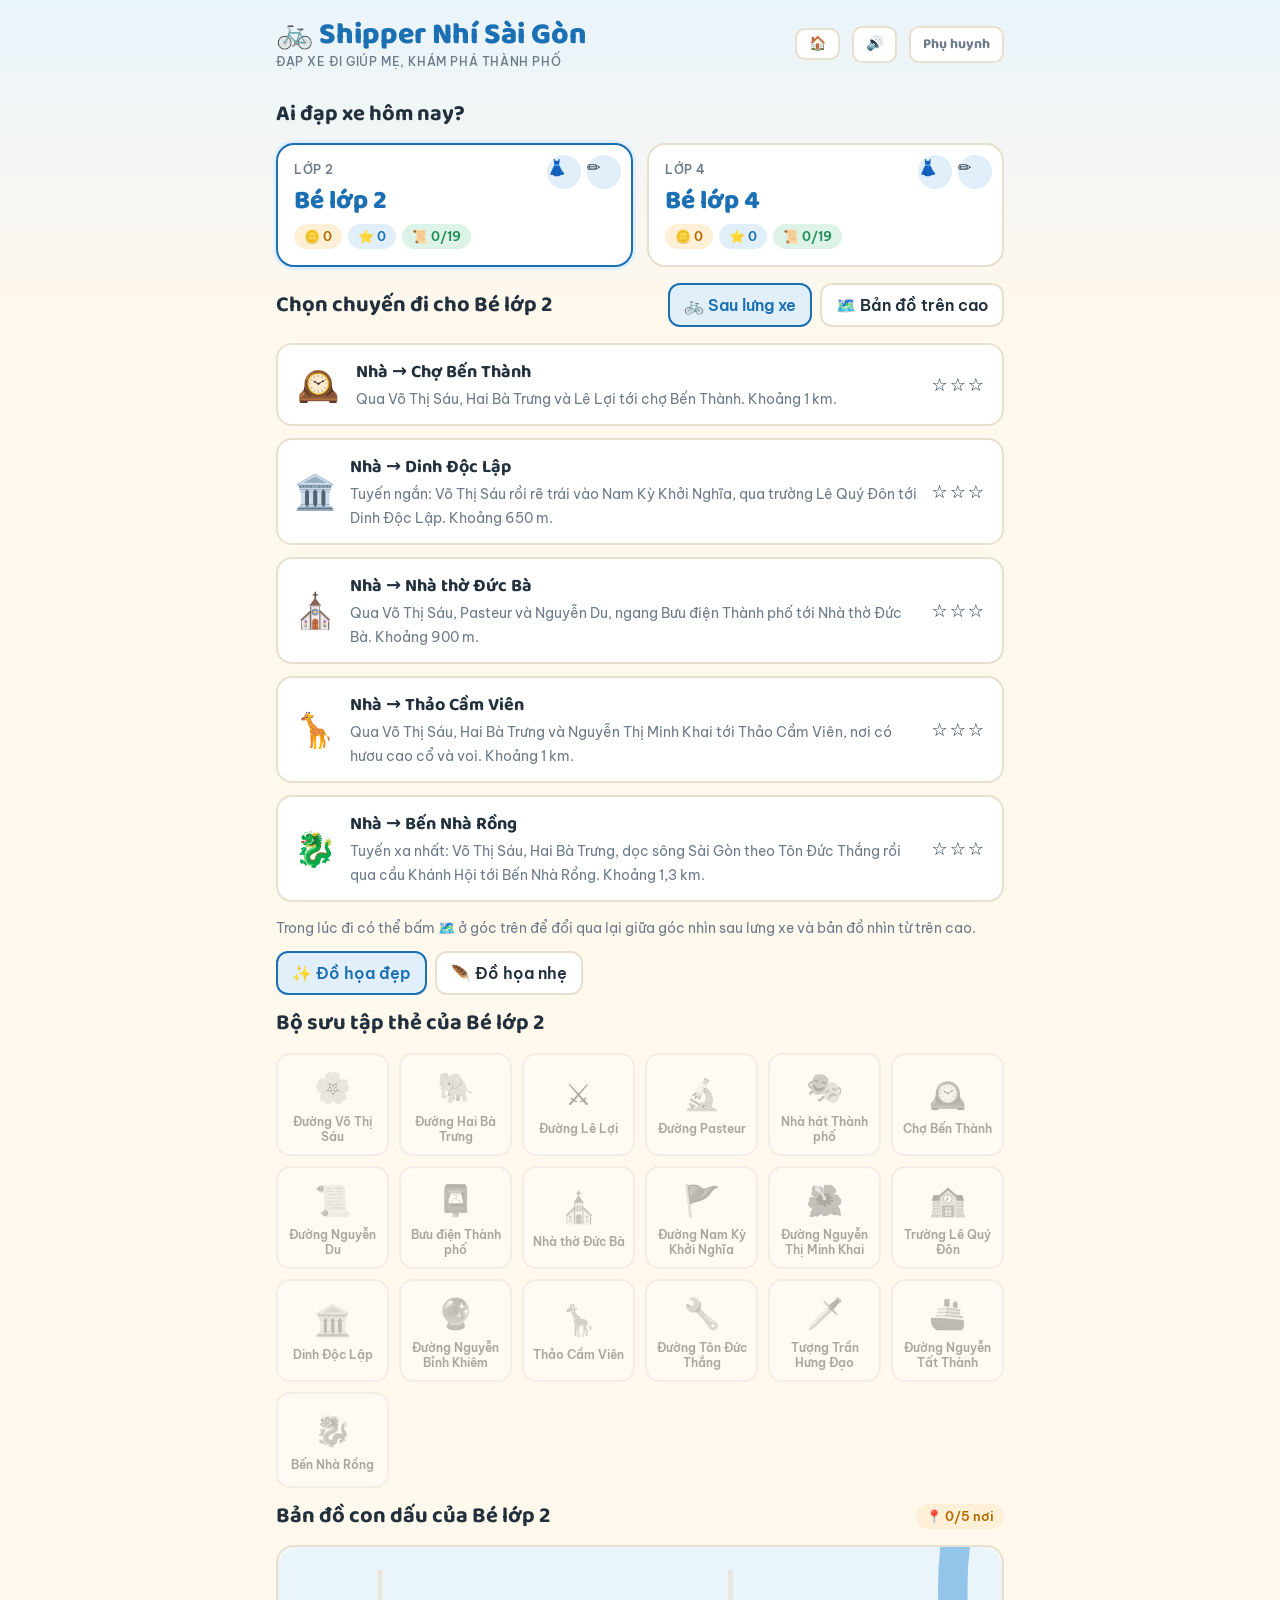
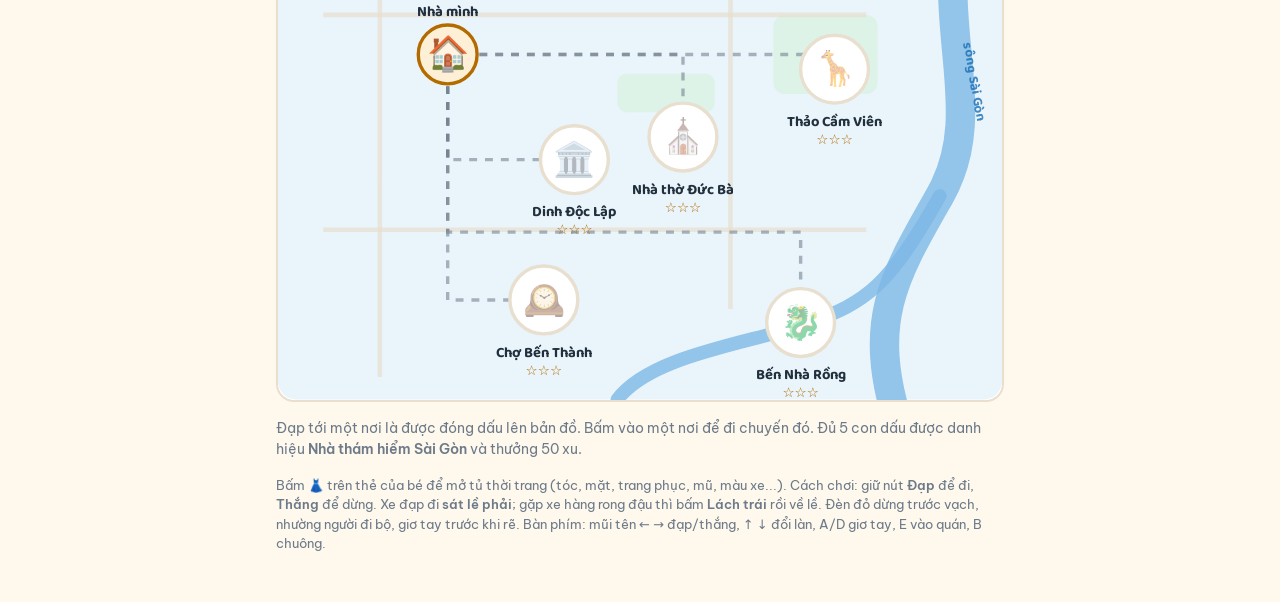
<file: saigon/index.html>
<!doctype html>
<html lang="vi">
<head>
<meta charset="utf-8">
<meta name="viewport" content="width=device-width,initial-scale=1,viewport-fit=cover,user-scalable=no">
<title>Shipper Nhí Sài Gòn</title>
<meta name="description" content="Bé làm shipper nhí: đạp xe đi mua đồ giúp mẹ, tính tiền giúp cô bán hàng, học luật giao thông và lịch sử tên đường Sài Gòn.">
<meta name="theme-color" content="#1b6fb3">
<link rel="manifest" href="manifest.webmanifest">
<link rel="icon" type="image/png" sizes="192x192" href="icons/icon-192.png">
<link rel="apple-touch-icon" href="icons/apple-touch-icon.png">
<meta name="apple-mobile-web-app-capable" content="yes">
<meta name="mobile-web-app-capable" content="yes">
<meta name="apple-mobile-web-app-status-bar-style" content="black-translucent">
<meta name="apple-mobile-web-app-title" content="Đạp Xe SG">
<link rel="stylesheet" href="../fonts/fonts.css">
<style>
/* Bảng màu: trời Sài Gòn xanh, nắng vàng, mái ngói đỏ cam. */
:root{
  --sky:#e9f4fb; --sky-deep:#1b6fb3; --sun:#f6b73c; --brick:#d9603b; --leaf:#2e9e5b;
  --paper:#fff8ec; --card:#ffffff; --line:#e8dfcf; --text:#22303d; --muted:#6c7a89;
  --red:#d2382f; --red-soft:#fde6e3; --green:#1d8a55; --green-soft:#ddf3e7; --amber:#b36b00; --amber-soft:#fdf0d6;
  --blue-soft:#e1effa; --want-bg:#fff6dc; --want-border:#f0b429;
  --f-display:"Baloo 2","Be Vietnam Pro",system-ui,sans-serif;
  --f-body:"Be Vietnam Pro",system-ui,-apple-system,"Segoe UI",sans-serif;
}
@media (prefers-color-scheme:dark){:root:not([data-theme="light"]){
  --sky:#0f1c2b; --paper:#121b26; --card:#1a2634; --line:#2b3a4b; --text:#edf2f7; --muted:#9fb0c2;
  --red:#ff7a6e; --red-soft:#3d1f22; --green:#5fd39a; --green-soft:#16362a; --amber:#f1b54a; --amber-soft:#3a2c12; --blue-soft:#1d3047; --want-bg:#3a3220; --want-border:#f1b54a; color-scheme:dark}}
:root[data-theme="dark"]{
  --sky:#0f1c2b; --paper:#121b26; --card:#1a2634; --line:#2b3a4b; --text:#edf2f7; --muted:#9fb0c2;
  --red:#ff7a6e; --red-soft:#3d1f22; --green:#5fd39a; --green-soft:#16362a; --amber:#f1b54a; --amber-soft:#3a2c12; --blue-soft:#1d3047; --want-bg:#3a3220; --want-border:#f1b54a; color-scheme:dark}
*{box-sizing:border-box}
html,body{height:100%;margin:0}
body{background:var(--paper);color:var(--text);font-family:var(--f-body);font-size:16px;line-height:1.5;overscroll-behavior:none}
[hidden]{display:none!important}
button{font:inherit;color:inherit;cursor:pointer;-webkit-tap-highlight-color:transparent}
button:focus-visible,input:focus-visible{outline:3px solid var(--sky-deep);outline-offset:2px}
h1,h2,h3{font-family:var(--f-display);line-height:1.15;margin:0;text-wrap:balance}
h1{font-size:30px;font-weight:800}
h2{font-size:22px;font-weight:700}
h3{font-size:18px;font-weight:700}
.muted{color:var(--muted)}
.btn{border:2px solid var(--sky-deep);background:var(--card);color:var(--sky-deep);border-radius:14px;padding:10px 18px;font-weight:700;font-family:var(--f-display);font-size:17px}
a.btn{text-decoration:none;display:inline-flex;align-items:center;line-height:1.2}
.btn.primary{background:var(--sky-deep);color:#fff}
.btn.warm{background:var(--sun);border-color:var(--sun);color:#3b2a05}
.btn.ghost{border-color:var(--line);color:var(--muted)}
.btn.small{padding:6px 12px;font-size:14px;border-radius:10px}
.btn:disabled{opacity:.45;cursor:default}
.row{display:flex;gap:12px;flex-wrap:wrap;align-items:center}
.stack{display:flex;flex-direction:column;gap:16px}
.chip{display:inline-block;font-size:13px;font-weight:600;border-radius:999px;padding:3px 10px;background:var(--blue-soft);color:var(--sky-deep);white-space:nowrap;font-variant-numeric:tabular-nums}
.chip.green{background:var(--green-soft);color:var(--green)}
.chip.amber{background:var(--amber-soft);color:var(--amber)}
.chip.red{background:var(--red-soft);color:var(--red)}

/* ===== Trang chính ===== */
#home{min-height:100%;padding-top:env(safe-area-inset-top,0px);background:
  linear-gradient(180deg,var(--sky) 0,var(--paper) 320px)}
.wrap{max-width:760px;margin:0 auto;padding:20px max(16px,env(safe-area-inset-right,0px)) 48px max(16px,env(safe-area-inset-left,0px))}
header.top{display:flex;align-items:center;justify-content:space-between;gap:12px;margin-bottom:18px;flex-wrap:wrap}
.brand{font-family:var(--f-display);font-weight:800;font-size:30px;color:var(--sky-deep);line-height:1;background:none;border:0;padding:0;text-align:left}
.brand small{display:block;font-family:var(--f-body);font-weight:500;font-size:12px;color:var(--muted);letter-spacing:.6px;text-transform:uppercase;margin-top:6px}
.panel{background:var(--card);border:2px solid var(--line);border-radius:18px;padding:18px}
.kids{display:grid;grid-template-columns:repeat(auto-fit,minmax(230px,1fr));gap:14px}
.kid{background:var(--card);border:2px solid var(--line);border-radius:18px;padding:16px;text-align:left;display:flex;flex-direction:column;gap:8px;position:relative}
.kid[aria-pressed="true"]{border-color:var(--sky-deep);box-shadow:0 0 0 3px var(--blue-soft)}
.kid .grade{font-size:12px;font-weight:600;letter-spacing:.6px;text-transform:uppercase;color:var(--muted)}
.kid .name{font-family:var(--f-display);font-size:26px;font-weight:800;color:var(--sky-deep);line-height:1.1}
.kid .edit{position:absolute;top:10px;right:10px;border:0;background:var(--blue-soft);border-radius:999px;width:34px;height:34px;font-size:16px}
.routes{display:grid;gap:12px}
.route{display:flex;align-items:center;gap:14px;background:var(--card);border:2px solid var(--line);border-radius:16px;padding:14px 16px;text-align:left;width:100%}
.route:not(:disabled):hover{border-color:var(--sky-deep)}
.route .ico{font-size:34px;width:48px;text-align:center}
.route .t{font-family:var(--f-display);font-weight:700;font-size:18px}
.route .d{font-size:14px;color:var(--muted)}
.route .stars{margin-left:auto;font-size:18px;letter-spacing:2px;white-space:nowrap}
.route.soon{opacity:.55}
.album{display:grid;grid-template-columns:repeat(auto-fill,minmax(110px,1fr));gap:10px}
.tile{border:2px solid var(--line);border-radius:14px;padding:10px 8px;text-align:center;background:var(--card);min-height:96px;display:flex;flex-direction:column;align-items:center;justify-content:center;gap:4px}
.tile .e{font-size:30px}
.tile .n{font-size:12px;font-weight:600;line-height:1.25}
.tile.locked{opacity:.4;filter:grayscale(1)}
.tile.unlocked{border-color:var(--want-border);background:var(--want-bg)}
.smap{width:100%;max-width:760px;height:auto;display:block;border:2px solid var(--line);border-radius:18px;background:var(--card)}
.smap text{font-family:var(--f-display);font-weight:700;user-select:none}
.smap .bg{fill:var(--sky)}
.smap .river{fill:none;stroke:#7fb8e6;stroke-width:26;stroke-linecap:round;opacity:.8}
.smap .river.thin{stroke-width:12}
.smap .park{fill:var(--green-soft)}
.smap .grid{stroke:var(--line);stroke-width:4;opacity:.7}
.smap .rv{font-size:12px;fill:var(--sky-deep);opacity:.8;font-weight:600}
.smap .way{fill:none;stroke:var(--muted);stroke-width:3;stroke-dasharray:7 7;opacity:.55}
.smap .way.done{stroke:var(--green);opacity:.95}
.smap .node{cursor:pointer}
.smap .node circle{fill:var(--card);stroke:var(--line);stroke-width:3}
.smap .node.done circle{fill:var(--want-bg);stroke:var(--want-border)}
.smap .node.home circle{fill:var(--amber-soft);stroke:var(--amber)}
.smap .node.home{cursor:default}
.smap .node:not(.home):hover circle,.smap .node:focus-visible circle{stroke:var(--sky-deep);stroke-width:4}
.smap .node:focus{outline:none}
.smap .em{font-size:30px}
.smap .node.todo .em{opacity:.45}
.smap .nm{font-size:13px;fill:var(--text)}
.smap .sr{font-size:12px;fill:var(--amber)}
.smap .seal rect{fill:var(--red);opacity:.92}
.smap .seal text{fill:#fff;font-size:11px;letter-spacing:.6px}
.views{display:flex;gap:8px;flex-wrap:wrap}
.views button{border:2px solid var(--line);background:var(--card);border-radius:12px;padding:8px 14px;font-weight:600}
.views button[aria-pressed="true"]{border-color:var(--sky-deep);background:var(--blue-soft);color:var(--sky-deep)}
table.log{width:100%;border-collapse:collapse;font-size:14px}
table.log th,table.log td{padding:6px 8px;border-bottom:1px solid var(--line);text-align:left;white-space:nowrap}
.scroll{overflow:auto}

/* ===== Màn chơi ===== */
#play{position:fixed;inset:0;background:#000;touch-action:none;user-select:none;-webkit-user-select:none;overflow:hidden}
#cv{position:absolute;inset:0;width:100%;height:100%;display:block}
.hud{position:absolute;left:0;right:0;top:0;padding:calc(8px + env(safe-area-inset-top,0px)) max(10px,env(safe-area-inset-right,0px)) 0 max(10px,env(safe-area-inset-left,0px));display:flex;gap:8px;align-items:flex-start;pointer-events:none}
.hud > *{pointer-events:auto}
.pill{background:rgba(255,255,255,.9);color:#22303d;border-radius:14px;padding:6px 10px;font-weight:700;font-family:var(--f-display);font-size:16px;line-height:1.2;box-shadow:0 2px 8px rgba(0,0,0,.15);display:flex;align-items:center;gap:6px;white-space:nowrap}
.pill.hearts{font-size:20px;letter-spacing:1px}
.pill.street{flex:1;min-width:0;flex-direction:column;align-items:stretch;gap:4px;white-space:normal}
.pill.street .nm{font-size:15px;overflow:hidden;text-overflow:ellipsis;white-space:nowrap}
.pill.street .bar{height:8px;border-radius:999px;background:#dfe6ee;overflow:hidden}
.pill.street .bar i{display:block;height:100%;width:0;background:var(--sky-deep);border-radius:999px;transition:width .2s}
.pill .mission{font-size:15px;font-weight:600;letter-spacing:1px}
.pill .mission .done{opacity:.35}
.iconbtn{background:rgba(255,255,255,.9);border:0;border-radius:14px;width:42px;height:42px;font-size:20px;box-shadow:0 2px 8px rgba(0,0,0,.15)}
.banner{position:absolute;left:50%;top:22%;transform:translateX(-50%);background:rgba(20,30,44,.86);color:#fff;border-radius:16px;padding:10px 18px;font-family:var(--f-display);font-weight:700;font-size:clamp(16px,2.6vw,24px);max-width:min(90%,620px);text-align:center;opacity:0;transition:opacity .25s;pointer-events:none;text-wrap:balance}
.banner.show{opacity:1}
.banner.warn{background:rgba(210,56,47,.92)}
.banner.good{background:rgba(29,138,85,.92)}
.ctl{position:absolute;left:0;right:0;bottom:0;padding:0 max(12px,env(safe-area-inset-right,0px)) calc(12px + env(safe-area-inset-bottom,0px)) max(12px,env(safe-area-inset-left,0px));display:flex;justify-content:space-between;align-items:flex-end;gap:10px;pointer-events:none}
.ctl > *{pointer-events:auto}
.cluster{display:flex;flex-direction:column;gap:8px;align-items:center}
.cluster.h{flex-direction:row;align-items:flex-end}
.pad{border:0;border-radius:18px;background:rgba(255,255,255,.92);color:#22303d;font-family:var(--f-display);font-weight:800;font-size:15px;line-height:1.1;box-shadow:0 3px 10px rgba(0,0,0,.25);display:flex;flex-direction:column;align-items:center;justify-content:center;gap:2px;min-width:64px;min-height:64px;padding:6px 10px;touch-action:none}
.pad .big{font-size:24px}
.pad:active,.pad.on{transform:scale(.96);background:#fff}
.pad.pedal{background:#2e9e5b;color:#fff;min-width:96px;min-height:96px;font-size:18px;border-radius:999px}
.pad.pedal.on{background:#248a4d}
.pad.brake{background:#d9603b;color:#fff;min-width:78px;min-height:78px;border-radius:999px}
.pad.brake.on{background:#bb4b29}
.pad.ctx{background:var(--sun);color:#3b2a05;min-height:58px}
.pad.ctx.shop{background:#fff}
.ctx-wrap{display:flex;gap:8px;flex-wrap:wrap;justify-content:center;flex:1;align-self:flex-end}
.speed{position:absolute;right:max(12px,env(safe-area-inset-right,0px));top:calc(60px + env(safe-area-inset-top,0px));background:rgba(255,255,255,.9);border-radius:12px;padding:4px 10px;font-family:var(--f-display);font-weight:700;font-size:14px;color:#22303d;pointer-events:none}
.speed.hot{background:rgba(210,56,47,.92);color:#fff}
.rotate{position:absolute;left:50%;bottom:calc(140px + env(safe-area-inset-bottom,0px));transform:translateX(-50%);background:rgba(255,255,255,.85);border-radius:12px;padding:6px 12px;font-size:13px;color:#22303d;pointer-events:none}

/* ===== Hộp thoại ===== */
.modal{position:fixed;inset:0;background:rgba(10,20,30,.55);display:flex;align-items:center;justify-content:center;padding:max(12px,env(safe-area-inset-top,0px)) 12px max(12px,env(safe-area-inset-bottom,0px));z-index:50}
.dialog{background:var(--card);color:var(--text);border-radius:22px;padding:20px;width:min(560px,100%);max-height:100%;overflow:auto;box-shadow:0 20px 60px rgba(0,0,0,.35);display:flex;flex-direction:column;gap:14px}
.dialog .head{display:flex;gap:14px;align-items:center}
.dialog .avatar{width:64px;height:64px;border-radius:18px;display:flex;align-items:center;justify-content:center;font-size:36px;flex:none;color:#fff}
.dialog .kicker{font-size:12px;font-weight:700;letter-spacing:.6px;text-transform:uppercase;color:var(--muted)}
.facts{margin:0;padding-left:20px;font-size:17px;line-height:1.55;display:flex;flex-direction:column;gap:8px}
.facts li::marker{color:var(--sun)}
.src{font-size:12px;color:var(--muted)}
.actions{display:flex;gap:10px;flex-wrap:wrap;justify-content:flex-end}
.cop{display:flex;gap:12px;align-items:flex-start;background:var(--amber-soft);border-radius:16px;padding:12px 14px}
.cop .face{font-size:40px;line-height:1}
.cop .say{font-size:17px}
.hearts-big{font-size:28px;letter-spacing:3px}
.goods{display:grid;gap:8px}
.good{display:flex;align-items:center;gap:10px;border:2px solid var(--line);border-radius:14px;padding:8px 10px;color:var(--text)}
.good .e{font-size:28px}
.good .nm{flex:1;font-weight:700;font-size:17px}
.good .pr{font-variant-numeric:tabular-nums;color:var(--text);opacity:.8;font-size:14px;font-weight:600}
.qty{display:flex;align-items:center;gap:8px}
.qty button{width:44px;height:44px;border-radius:12px;border:2px solid var(--sky-deep);background:var(--sky-deep);color:#fff;font-weight:800;font-size:26px;line-height:1}
.qty button:active{transform:scale(.95)}
.qty b{min-width:34px;text-align:center;font-family:var(--f-display);font-size:28px;font-weight:800;color:var(--text);font-variant-numeric:tabular-nums}
.good.want{border-color:var(--want-border);background:var(--want-bg)}
.ask{font-family:var(--f-display);font-size:22px;font-weight:700;line-height:1.3}
.ans{display:flex;align-items:center;justify-content:center;gap:8px;font-family:var(--f-display);font-size:34px;font-weight:800;min-height:48px;color:var(--sky-deep);font-variant-numeric:tabular-nums}
.ans small{font-size:16px;color:var(--muted);font-family:var(--f-body);font-weight:600}
.keypad{display:grid;grid-template-columns:repeat(3,1fr);gap:8px;max-width:300px;margin:0 auto;width:100%}
.keypad button{border:2px solid var(--line);background:var(--card);border-radius:12px;font-family:var(--f-display);font-weight:800;font-size:24px;padding:10px 0;min-height:52px}
.keypad button.ok{background:var(--green);border-color:var(--green);color:#fff;font-size:18px}
.keypad button.del{color:var(--red)}
.notes{display:flex;gap:8px;flex-wrap:wrap;justify-content:center}
.note{border:0;border-radius:10px;padding:10px 12px;font-family:var(--f-display);font-weight:800;font-size:16px;color:#fff;min-width:78px;box-shadow:0 2px 6px rgba(0,0,0,.15)}
.opts{display:grid;gap:8px}
.opt{border:2px solid var(--line);background:var(--card);border-radius:14px;padding:12px 14px;text-align:left;font-weight:600;font-size:17px;display:flex;gap:10px;align-items:center}
.opt:not(:disabled):hover{border-color:var(--sky-deep)}
.opt.right{border-color:var(--green);background:var(--green-soft)}
.opt.wrong{border-color:var(--red);background:var(--red-soft)}
.fb{font-weight:700;font-size:17px;min-height:26px}
.fb.ok{color:var(--green)}.fb.no{color:var(--red)}
.signbox{display:flex;justify-content:center}
.result{display:grid;grid-template-columns:repeat(auto-fit,minmax(120px,1fr));gap:10px}
.result .cell{background:var(--blue-soft);border-radius:14px;padding:10px;text-align:center}
.result .cell b{display:block;font-family:var(--f-display);font-size:24px}
.result .cell span{font-size:13px;color:var(--muted)}
.stars-big{font-size:44px;letter-spacing:4px;text-align:center}
.mission-list{display:flex;flex-direction:column;gap:6px;font-size:17px}
.mission-list .done{text-decoration:line-through;opacity:.6}
.basket{font-size:26px;letter-spacing:2px}
.wardrobe{display:flex;gap:14px;align-items:flex-start}
.wardrobe .pv{flex:0 0 200px;position:sticky;top:0}
.wardrobe .pv canvas{width:200px;height:200px;border-radius:16px;background:linear-gradient(180deg,#dff0fb,#f6e9d2);display:block}
.wardrobe .wopts{flex:1;min-width:0;display:flex;flex-direction:column;gap:10px}
.wrow b{display:block;font-size:14px;margin-bottom:4px}
.wchoices{display:flex;flex-wrap:wrap;gap:6px}
.swatch{width:38px;height:38px;border-radius:10px;border:2px solid rgba(0,0,0,.15);font-weight:800;font-size:16px}
.swatch[aria-pressed="true"]{outline:3px solid var(--sky-deep);outline-offset:2px}
.wopt{border:2px solid var(--line);background:var(--card);color:var(--text);border-radius:999px;padding:6px 12px;font-weight:600;font-size:14px}
.wopt[aria-pressed="true"]{border-color:var(--sky-deep);background:var(--blue-soft);color:var(--sky-deep)}
@media (max-width:560px){.wardrobe{flex-direction:column;align-items:stretch}.wardrobe .pv{flex:none;align-self:stretch;display:flex;justify-content:center;top:-20px;z-index:2;background:var(--card);padding-bottom:6px}.wardrobe .pv canvas{width:150px;height:150px}}
input.name{font:inherit;font-size:18px;padding:8px 12px;border:2px solid var(--line);border-radius:12px;width:100%;background:var(--card);color:var(--text)}
.confetti{position:fixed;inset:0;pointer-events:none;z-index:60}
@media (max-width:520px){.pill.street .nm{font-size:13px}.pill{font-size:14px;padding:5px 8px}.pill.hearts{font-size:17px}.pad{min-width:56px;min-height:56px;font-size:13px}.pad.pedal{min-width:80px;min-height:80px}.pad.brake{min-width:66px;min-height:66px}}
@media (prefers-reduced-motion:reduce){*{transition:none!important}}
</style>
</head>
<body>
<main id="home">
  <div class="wrap stack">
    <header class="top">
      <button class="brand" id="brand" type="button">🚲 Shipper Nhí Sài Gòn<small>Đạp xe đi giúp mẹ, khám phá thành phố</small></button>
      <div class="row">
        <a class="btn small ghost" href="../" aria-label="Về trang chủ zzzlearning" title="zzzlearning">🏠</a>
        <button class="btn small ghost" id="soundBtn" type="button" aria-label="Âm thanh">🔊</button>
        <button class="btn small ghost" id="parentBtn" type="button">Phụ huynh</button>
      </div>
    </header>
    <div id="homeBody" class="stack"></div>
  </div>
</main>

<section id="play" hidden aria-label="Màn chơi">
  <canvas id="cv"></canvas>
  <div class="hud">
    <div class="pill hearts" id="hudHearts">❤️❤️❤️</div>
    <div class="pill street"><div class="nm" id="hudStreet">Đường</div><div class="bar"><i id="hudBar"></i></div></div>
    <div class="pill" id="hudMoney">💵 100 nghìn</div>
    <div class="pill" id="hudMission"><span class="mission"></span></div>
    <button class="iconbtn" id="pauseBtn" type="button" aria-label="Tạm dừng">⏸</button>
  </div>
  <div class="speed" id="hudSpeed">0 km/h</div>
  <div class="banner" id="banner"></div>
  <div class="rotate" id="rotateHint" hidden>Xoay ngang máy để chơi thoải mái hơn 🔄</div>
  <div class="ctl">
    <div class="cluster">
      <button class="pad" data-act="laneIn" type="button"><span class="big">➡️</span>Sát lề</button>
      <button class="pad" data-act="laneOut" type="button"><span class="big">⬅️</span>Lách trái</button>
      <button class="pad" data-act="bell" type="button"><span class="big">🔔</span>Chuông</button>
    </div>
    <div class="ctx-wrap" id="ctx"></div>
    <div class="cluster h">
      <button class="pad brake" data-act="brake" type="button"><span class="big">🛑</span>Thắng</button>
      <button class="pad pedal" data-act="pedal" type="button"><span class="big">🚴</span>Đạp</button>
    </div>
  </div>
</section>

<div id="modal" class="modal" hidden><div class="dialog" id="dialog" role="dialog" aria-modal="true"></div></div>
<canvas id="confetti" class="confetti" hidden></canvas>

<script src="../zzz.js"></script>
<script src="../sync.js"></script>
<script src="data.js"></script>
<script type="module" src="game.js"></script>
</body>
</html>
</file>
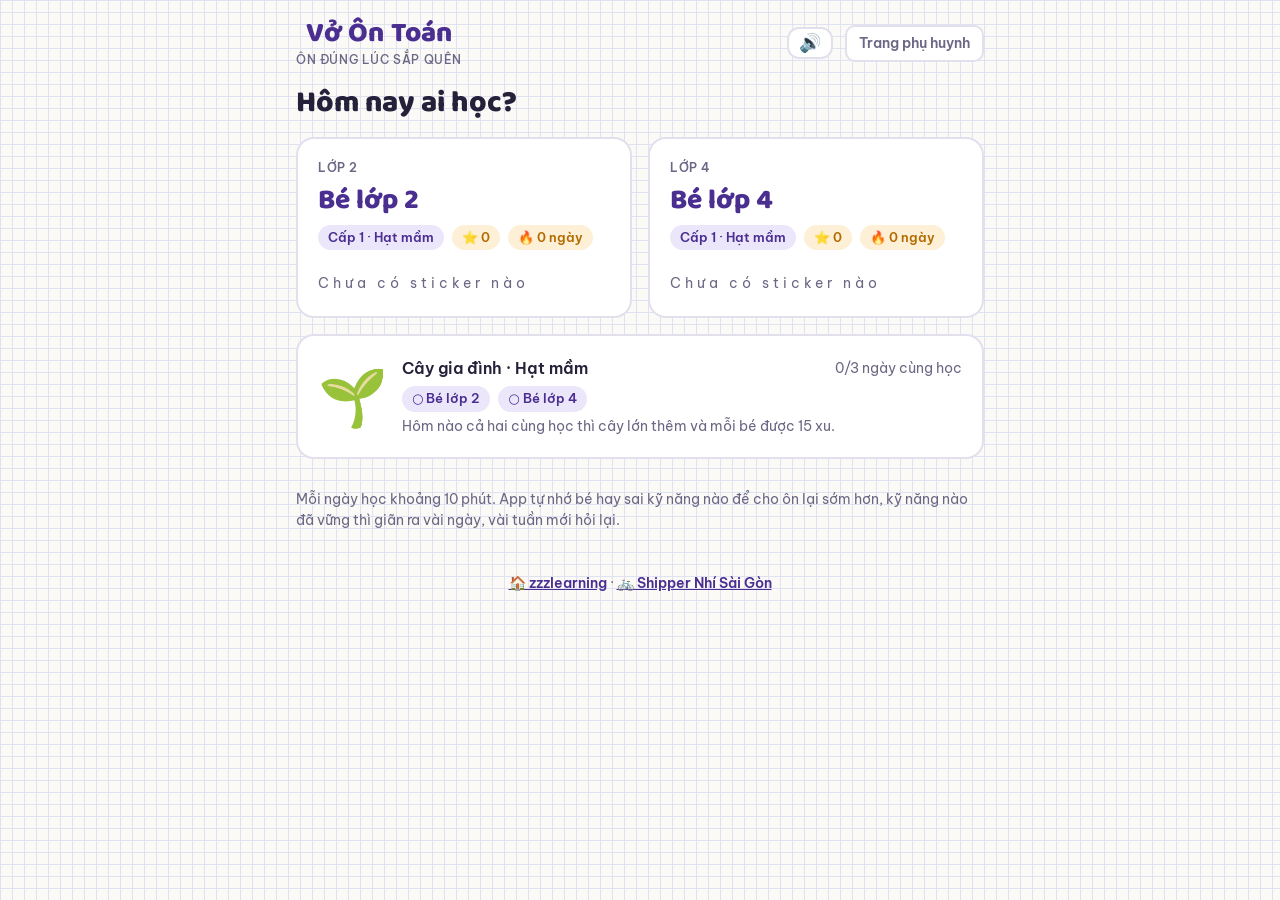
<file: toan/index.html>
<!doctype html>
<html lang="vi">
<head>
<meta charset="utf-8">
<meta name="viewport" content="width=device-width,initial-scale=1,viewport-fit=cover">
<title>Vở Ôn Toán</title>
<meta name="description" content="Vở ôn toán cho bé lớp 2 và lớp 4, ôn đúng lúc sắp quên.">
<meta name="theme-color" content="#4a2f91">
<link rel="manifest" href="manifest.webmanifest">
<link rel="icon" type="image/png" sizes="192x192" href="icons/icon-192.png">
<link rel="apple-touch-icon" href="icons/apple-touch-icon.png">
<meta name="apple-mobile-web-app-capable" content="yes">
<meta name="mobile-web-app-capable" content="yes">
<meta name="apple-mobile-web-app-status-bar-style" content="default">
<meta name="apple-mobile-web-app-title" content="Vở Ôn Toán">
<link rel="stylesheet" href="../fonts/fonts.css">
<style>:root{box-sizing:border-box;padding-top:env(safe-area-inset-top,0px);padding-bottom:env(safe-area-inset-bottom,0px)}html{scroll-padding-top:env(safe-area-inset-top,0px)}body{margin:0;padding:0}img{max-width:100%}[hidden]{display:none!important}</style>
<style>
/* Layout: one centered "notebook page" column on ô-li grid paper; ink-purple for the child's work, teacher-red for marks. */
:root{
  --paper:#fbfaf6; --grid:#dfe3f1; --grid-strong:#c9cfe8;
  --ink:#4a2f91; --ink-soft:#ece6fa; --text:#25213a; --muted:#6b6784;
  --red:#d2382f; --red-soft:#fde6e3; --green:#1d8a55; --green-soft:#ddf3e7;
  --amber:#b36b00; --amber-soft:#fdf0d6; --card:#ffffff; --line:#e3e0ee;
  --f-display:"Baloo 2", "Be Vietnam Pro", system-ui, sans-serif;
  --f-body:"Be Vietnam Pro", system-ui, -apple-system, "Segoe UI", sans-serif;
}
@media (prefers-color-scheme: dark){:root:not([data-theme="light"]){
  --paper:#17152a; --grid:#232040; --grid-strong:#2c2850;
  --ink:#b9a6ff; --ink-soft:#2b2550; --text:#ece9f8; --muted:#a29dc0;
  --red:#ff7a6e; --red-soft:#3d1f22; --green:#5fd39a; --green-soft:#16362a;
  --amber:#f1b54a; --amber-soft:#3a2c12; --card:#1f1c36; --line:#332f55; color-scheme:dark}}
:root[data-theme="dark"]{
  --paper:#17152a; --grid:#232040; --grid-strong:#2c2850;
  --ink:#b9a6ff; --ink-soft:#2b2550; --text:#ece9f8; --muted:#a29dc0;
  --red:#ff7a6e; --red-soft:#3d1f22; --green:#5fd39a; --green-soft:#16362a;
  --amber:#f1b54a; --amber-soft:#3a2c12; --card:#1f1c36; --line:#332f55; color-scheme:dark}
*{box-sizing:border-box}
html,body{min-height:100%}
body{background-color:var(--paper);color:var(--text);font-family:var(--f-body);font-size:16px;line-height:1.5;
  background-image:linear-gradient(var(--grid) 1px,transparent 1px),linear-gradient(90deg,var(--grid) 1px,transparent 1px),
  linear-gradient(var(--grid-strong) 1px,transparent 1px);
  background-size:12px 12px,12px 12px,48px 48px}
.wrap{max-width:720px;margin:0 auto;padding-block:20px 48px;padding-left:max(16px,env(safe-area-inset-left,0px));padding-right:max(16px,env(safe-area-inset-right,0px))}
header.top{display:flex;align-items:center;justify-content:space-between;gap:12px;margin-bottom:20px;flex-wrap:wrap}
.brand{font-family:var(--f-display);font-weight:800;font-size:28px;color:var(--ink);letter-spacing:.2px;line-height:1;cursor:pointer;background:none;border:0;padding:0}
.brand small{display:block;font-family:var(--f-body);font-weight:500;font-size:12px;color:var(--muted);letter-spacing:.6px;text-transform:uppercase;margin-top:6px}
h1,h2,h3{font-family:var(--f-display);line-height:1.15;text-wrap:balance;margin:0}
h1{font-size:30px;font-weight:800}
h2{font-size:22px;font-weight:700}
.muted{color:var(--muted)}
.stack{display:flex;flex-direction:column;gap:16px}
.row{display:flex;gap:12px;flex-wrap:wrap;align-items:center}
button{font:inherit;color:inherit;cursor:pointer}
button:focus-visible,input:focus-visible,textarea:focus-visible{outline:3px solid var(--ink);outline-offset:2px}
.btn{border:2px solid var(--ink);background:var(--card);color:var(--ink);border-radius:12px;padding:10px 18px;font-weight:600}
.btn.primary{background:var(--ink);color:var(--paper)}
.btn.ghost{border-color:var(--line);color:var(--muted)}
.btn.small{padding:6px 12px;font-size:14px;border-radius:10px}
.btn:disabled{opacity:.45;cursor:default}
.kids{display:grid;grid-template-columns:repeat(auto-fit,minmax(240px,1fr));gap:16px}
.kid{background:var(--card);border:2px solid var(--line);border-radius:18px;padding:20px;text-align:left;display:flex;flex-direction:column;gap:10px}
.kid:hover{border-color:var(--ink)}
.kid .grade{font-size:12px;font-weight:600;letter-spacing:.6px;text-transform:uppercase;color:var(--muted)}
.kid .name{font-family:var(--f-display);font-size:28px;font-weight:800;color:var(--ink);line-height:1}
.chips{display:flex;gap:8px;flex-wrap:wrap}
.chip{font-size:13px;font-weight:600;border-radius:999px;padding:3px 10px;white-space:nowrap;background:var(--ink-soft);color:var(--ink);font-variant-numeric:tabular-nums}
.chip.red{background:var(--red-soft);color:var(--red)}
.chip.green{background:var(--green-soft);color:var(--green)}
.chip.amber{background:var(--amber-soft);color:var(--amber)}
.panel{background:var(--card);border:2px solid var(--line);border-radius:18px;padding:20px}
.stickers{font-size:28px;letter-spacing:4px;line-height:1.3;word-break:break-all}
/* session */
.progress{height:10px;border-radius:999px;background:var(--ink-soft);overflow:hidden}
.progress > i{display:block;height:100%;background:var(--ink);border-radius:999px;transition:width .3s}
.qcard{background:var(--card);border:2px solid var(--line);border-radius:20px;padding:22px 20px;display:flex;flex-direction:column;gap:16px;position:relative}
.qskill{font-size:12px;font-weight:600;letter-spacing:.6px;text-transform:uppercase;color:var(--muted)}
.qtext{font-family:var(--f-display);font-size:26px;font-weight:700;line-height:1.3;color:var(--text)}
.qtext.long{font-family:var(--f-body);font-size:19px;font-weight:500;line-height:1.55}
.qtext .big{font-family:var(--f-display);font-size:32px;font-weight:800;color:var(--ink);font-variant-numeric:tabular-nums}
.answer{min-height:64px;border-bottom:3px dashed var(--ink);font-family:var(--f-display);font-size:38px;font-weight:800;color:var(--ink);display:flex;align-items:flex-end;padding:0 4px 2px;font-variant-numeric:tabular-nums}
.answer .ph{color:var(--muted);font-size:20px;font-weight:500;font-family:var(--f-body);padding-bottom:10px}
.pad{display:grid;grid-template-columns:repeat(4,1fr);gap:10px}
.pad button{background:var(--paper);border:2px solid var(--line);border-radius:14px;padding:12px 0;font-family:var(--f-display);font-size:26px;font-weight:700;color:var(--text);min-height:58px}
.pad button:active{background:var(--ink-soft)}
.pad .ok{background:var(--ink);color:var(--paper);border-color:var(--ink);font-size:20px}
.choices{display:grid;grid-template-columns:repeat(auto-fit,minmax(130px,1fr));gap:10px}
.choices button{background:var(--paper);border:2px solid var(--line);border-radius:14px;padding:14px 10px;font-family:var(--f-display);font-size:22px;font-weight:700;min-height:62px}
.choices button:hover{border-color:var(--ink)}
.hint{background:var(--amber-soft);color:var(--text);border-radius:12px;padding:10px 14px;font-size:15px}
.feedback{border-radius:14px;padding:14px 16px;display:flex;flex-direction:column;gap:6px}
.feedback.bad{background:var(--red-soft)}
.feedback.bad b{color:var(--red)}
.mark{position:absolute;top:10px;right:16px;font-family:var(--f-display);font-weight:800;font-size:44px;line-height:1;color:var(--green);transform:rotate(-8deg);pointer-events:none}
.mark.x{color:var(--red)}
.fig{display:flex;justify-content:center}
.fig svg{max-width:220px;width:100%;height:auto}
.frac{display:inline-flex;flex-direction:column;align-items:center;vertical-align:middle;line-height:1;margin:0 4px;font-variant-numeric:tabular-nums}
.frac span:first-child{border-bottom:3px solid currentColor;padding:0 4px 2px}
.frac span:last-child{padding-top:2px}
.eq{font-size:30px;line-height:1.5}
/* parent */
.tablewrap{overflow-x:auto;border:2px solid var(--line);border-radius:14px;background:var(--card)}
table{border-collapse:collapse;width:100%;font-size:14px;min-width:560px}
th,td{padding:9px 12px;text-align:left;border-bottom:1px solid var(--line);vertical-align:middle}
th{font-size:12px;letter-spacing:.5px;text-transform:uppercase;color:var(--muted);font-weight:600;background:var(--paper)}
td.num{font-variant-numeric:tabular-nums;white-space:nowrap}
.meter{width:70px;height:8px;border-radius:999px;background:var(--ink-soft);display:inline-block;vertical-align:middle;margin-right:6px;overflow:hidden}
.meter i{display:block;height:100%}
.tabs{display:flex;gap:8px;flex-wrap:wrap}
.tabs button{border:2px solid var(--line);background:var(--card);border-radius:999px;padding:6px 14px;font-weight:600}
.tabs button[aria-pressed="true"]{border-color:var(--ink);color:var(--ink);background:var(--ink-soft)}
textarea,input[type=text]{width:100%;font:inherit;font-size:14px;border:2px solid var(--line);border-radius:12px;padding:10px;background:var(--paper);color:var(--text)}
textarea{min-height:90px;font-family:ui-monospace,Menlo,monospace;font-size:12px}
.note{font-size:14px;color:var(--muted)}
.big-num{font-family:var(--f-display);font-size:44px;font-weight:800;color:var(--ink);line-height:1}
@media (max-width:480px){.qtext{font-size:23px}.answer{font-size:32px}h1{font-size:26px}}
.pad button,.choices button,.btn,.kid{touch-action:manipulation;-webkit-tap-highlight-color:transparent;-webkit-user-select:none;user-select:none}
.log td,.log th{font-size:13px;padding:7px 10px}
.log .ok{color:var(--green);font-weight:700}.log .no{color:var(--red);font-weight:700}
.filebtn{position:relative;overflow:hidden}.filebtn input{position:absolute;inset:0;opacity:0;cursor:pointer}
/* ---- game: level, map, animations ---- */
.lvl{display:flex;align-items:center;gap:12px;flex-wrap:wrap}
.lvl .badge{width:56px;height:56px;border-radius:16px;background:var(--ink);color:var(--paper);display:grid;place-items:center;font-family:var(--f-display);font-weight:800;font-size:26px;box-shadow:0 4px 0 #2e1c63;flex:none}
.lvl .meta{flex:1 1 160px;min-width:0}
.xpbar{height:14px;border-radius:999px;background:var(--ink-soft);overflow:hidden;margin-top:4px}
.xpbar i{display:block;height:100%;border-radius:999px;background:linear-gradient(90deg,#f5b400,#ff7a1a);transition:width 1.2s cubic-bezier(.2,.8,.2,1)}
.stat{font-family:var(--f-display);font-weight:800;font-size:20px;white-space:nowrap}
.cta{display:grid;grid-template-columns:repeat(auto-fit,minmax(220px,1fr));gap:12px}
.cta .btn{font-size:18px;padding:14px 16px;border-radius:16px;box-shadow:0 5px 0 var(--grid-strong);text-align:left;display:flex;gap:10px;align-items:center}
.cta .btn.primary{box-shadow:0 5px 0 #2e1c63}
.cta .btn:active{transform:translateY(3px);box-shadow:0 2px 0 var(--grid-strong)}
.cta .btn small{display:block;font-size:13px;font-weight:500;opacity:.85}
.cta .ic{font-size:28px;line-height:1}
.map{display:flex;flex-direction:column;align-items:center;padding:8px 0 24px}
.world{width:100%;background:var(--card);border:2px solid var(--line);border-radius:18px;padding:12px 16px;margin:18px 0 10px;display:flex;align-items:center;gap:12px}
.world .em{font-size:34px;line-height:1}
.world h3{font-size:20px}
.world.locked{opacity:.55}
.nwrap{display:flex;flex-direction:column;align-items:center;gap:4px;transform:translateX(calc(var(--k) * min(96px, 22vw)));position:relative}
.node{width:76px;height:76px;border-radius:50%;border:0;display:grid;place-items:center;font-family:var(--f-display);font-weight:800;font-size:30px;color:#fff;background:var(--ink);box-shadow:0 7px 0 #2e1c63;transition:transform .1s}
.node:active{transform:translateY(4px);box-shadow:0 3px 0 #2e1c63}
.node.done{background:#1d8a55;box-shadow:0 7px 0 #0f5c37}
.node.open{background:#f5a300;box-shadow:0 7px 0 #b36b00;animation:pulse 1.6s ease-in-out infinite}
.node.locked{background:#c9c6d6;box-shadow:0 7px 0 #9f9bb3;cursor:default;font-size:24px}
.node.boss{width:96px;height:96px;font-size:40px}
.nlabel{font-size:13px;font-weight:600;text-align:center;max-width:150px;line-height:1.25;color:var(--text)}
.nwrap.locked .nlabel{color:var(--muted)}
.nstars{font-size:16px;letter-spacing:1px;height:20px}
.nstars .off{filter:grayscale(1);opacity:.35}
.dot{width:10px;height:10px;border-radius:50%;background:var(--grid-strong);margin:5px 0;transform:translateX(calc(var(--k) * min(96px, 22vw)))}
.dot.on{background:#1d8a55}
.bubble{position:absolute;top:-34px;background:var(--text);color:var(--paper);font-weight:700;font-size:13px;padding:4px 10px;border-radius:10px;white-space:nowrap;animation:bob 1.2s ease-in-out infinite}
.bubble:after{content:"";position:absolute;left:50%;bottom:-6px;margin-left:-6px;border:6px solid transparent;border-bottom:0;border-top-color:var(--text)}
.qcard.enter{animation:slideIn .35s cubic-bezier(.2,.8,.2,1)}
.qcard.pop{animation:pop .45s ease}
.qcard.shake{animation:shake .45s ease}
.mark{animation:stamp .35s cubic-bezier(.2,1.6,.4,1)}
.combo{animation:pop .4s ease}
.floatxp{position:absolute;right:20px;top:60px;font-family:var(--f-display);font-weight:800;font-size:28px;color:#f5a300;pointer-events:none;animation:floatUp 1s ease-out forwards}
.bigstars{display:flex;gap:6px;justify-content:center;font-size:56px;line-height:1}
.bigstars span{opacity:0;animation:starIn .5s cubic-bezier(.2,1.6,.4,1) forwards}
.bigstars span.off{filter:grayscale(1)}
.levelup{background:linear-gradient(90deg,#f5b400,#ff7a1a);color:#fff;border-radius:16px;padding:12px 16px;font-family:var(--f-display);font-weight:800;font-size:22px;text-align:center;animation:pop .6s ease}
.sticker-big{font-size:72px;line-height:1;animation:bounceIn .7s cubic-bezier(.2,1.6,.4,1)}
.iconbtn{border:2px solid var(--line);background:var(--card);border-radius:12px;padding:5px 10px;font-size:18px;line-height:1}
@keyframes pulse{0%,100%{transform:scale(1)}50%{transform:scale(1.08)}}
@keyframes bob{0%,100%{transform:translateY(0)}50%{transform:translateY(-5px)}}
@keyframes slideIn{from{opacity:0;transform:translateX(40px)}to{opacity:1;transform:none}}
@keyframes pop{0%{transform:scale(1)}40%{transform:scale(1.05)}100%{transform:scale(1)}}
@keyframes shake{0%,100%{transform:none}20%{transform:translateX(-10px)}40%{transform:translateX(9px)}60%{transform:translateX(-6px)}80%{transform:translateX(4px)}}
@keyframes stamp{from{opacity:0;transform:scale(2.2) rotate(-8deg)}to{opacity:1;transform:scale(1) rotate(-8deg)}}
@keyframes floatUp{from{opacity:1;transform:translateY(0) scale(.8)}to{opacity:0;transform:translateY(-60px) scale(1.2)}}
@keyframes starIn{from{opacity:0;transform:scale(.2) rotate(-30deg)}to{opacity:1;transform:none}}
@keyframes bounceIn{0%{transform:scale(.2)}60%{transform:scale(1.15)}100%{transform:scale(1)}}
/* ---- pet, boss, chest, shop ---- */
.petcard{display:flex;gap:14px;align-items:center}
.pet{position:relative;width:96px;height:96px;flex:none;display:grid;place-items:center;font-size:64px;line-height:1}
.pet .body{display:block;animation:breathe 2.6s ease-in-out infinite}
.pet .hat{position:absolute;top:-12px;left:50%;transform:translateX(-50%);font-size:30px;line-height:1}
.pet .acc{position:absolute;right:-8px;bottom:2px;font-size:28px;line-height:1}
.pet.sad .body{filter:grayscale(.75) brightness(.9);animation:none}
.pet.big{width:150px;height:150px;font-size:104px}
.pet.big .hat{font-size:46px;top:-18px}.pet.big .acc{font-size:42px}
.kid .pet{width:72px;height:72px;font-size:50px;margin-left:auto}.kid .pet .hat{font-size:24px;top:-10px}.kid .pet .acc{font-size:22px}
.foodbar{height:12px;border-radius:999px;background:var(--ink-soft);overflow:hidden}
.foodbar i{display:block;height:100%;border-radius:999px;background:linear-gradient(90deg,#5fd39a,#1d8a55);transition:width 1.2s cubic-bezier(.2,.8,.2,1)}
.pbubble{background:var(--paper);border:2px solid var(--line);border-radius:14px;padding:8px 12px;font-size:15px;animation:bob 2.4s ease-in-out infinite}
.coin{font-weight:700;color:var(--amber);white-space:nowrap}
.choose{display:grid;grid-template-columns:repeat(auto-fit,minmax(120px,1fr));gap:12px}
.choose button{background:var(--card);border:3px solid var(--line);border-radius:18px;padding:16px 8px;font-size:52px;line-height:1;display:flex;flex-direction:column;align-items:center;gap:8px}
.choose button span{font-size:15px;font-weight:700;font-family:var(--f-body)}
.choose button[aria-pressed="true"]{border-color:var(--ink);background:var(--ink-soft)}
.wardrobe{display:flex;gap:8px;flex-wrap:wrap}
.wardrobe button{font-size:26px;line-height:1;padding:8px;border-radius:12px;border:2px solid var(--line);background:var(--card);min-width:48px}
.wardrobe button[aria-pressed="true"]{border-color:var(--ink);background:var(--ink-soft);box-shadow:0 0 0 2px var(--ink)}
.wardrobe .rare{border-color:#3aa0ff}.wardrobe .epic{border-color:#c84bff}
.bossbar{background:var(--card);border:2px solid var(--line);border-radius:18px;padding:10px 14px;display:flex;align-items:center;gap:12px}
.bossbar .bem{font-size:48px;line-height:1;display:inline-block}
.bossbar .bem.hit{animation:bosshit .5s ease}
.bossbar .bem.attack{animation:bossattack .5s ease}
.hpbar{height:14px;border-radius:999px;background:var(--red-soft);overflow:hidden;border:2px solid var(--red)}
.hpbar i{display:block;height:100%;background:var(--red);transition:width .5s}
.hearts{font-size:20px;letter-spacing:1px;white-space:nowrap}.hearts .lost{opacity:.25;filter:grayscale(1)}
.flash{position:fixed;inset:0;background:rgba(210,56,47,.35);pointer-events:none;z-index:98;animation:flash .45s ease forwards}
.bossintro{text-align:center;align-items:center}
.bossintro .bem{font-size:110px;line-height:1;animation:bounceIn .8s cubic-bezier(.2,1.6,.4,1)}
.chest{text-align:center}
.chest .box{font-size:90px;line-height:1;cursor:pointer;display:inline-block;animation:bob 1.4s ease-in-out infinite;border:0;background:none;padding:0}
.chest .box.shake{animation:shake .45s ease 2}
.loot{display:flex;gap:10px;justify-content:center;flex-wrap:wrap}
.loot .it{background:var(--paper);border:2px solid var(--line);border-radius:16px;padding:10px 14px;display:flex;flex-direction:column;align-items:center;gap:4px;min-width:96px;opacity:0;animation:starIn .5s cubic-bezier(.2,1.6,.4,1) forwards}
.loot .it b{font-size:40px;line-height:1}
.loot .it.rare{border-color:#3aa0ff;box-shadow:0 0 0 3px rgba(58,160,255,.25)}
.loot .it.epic{border-color:#c84bff;box-shadow:0 0 16px rgba(200,75,255,.6)}
.loot .it small{font-size:12px;color:var(--muted)}
.evolve{background:linear-gradient(90deg,#3aa0ff,#c84bff);color:#fff;border-radius:16px;padding:12px 16px;font-family:var(--f-display);font-weight:800;font-size:22px;text-align:center;animation:pop .6s ease}
.shop .it{display:flex;align-items:center;gap:12px;padding:10px 0;border-bottom:1px solid var(--line)}
.shop .it:last-child{border-bottom:0}
@keyframes breathe{0%,100%{transform:translateY(0) scale(1)}50%{transform:translateY(-4px) scale(1.04)}}
@keyframes bosshit{0%{transform:none}30%{transform:translateX(-14px) rotate(-12deg);filter:brightness(1.8)}60%{transform:translateX(10px)}100%{transform:none}}
@keyframes bossattack{0%{transform:none}40%{transform:scale(1.4) translateY(12px)}100%{transform:none}}
@keyframes flash{from{opacity:1}to{opacity:0}}
/* ---- quests, ghosts, family tree, balloons, race ---- */
.quest{display:flex;align-items:center;gap:10px;padding:8px 0;border-bottom:1px solid var(--line)}
.quest:last-child{border-bottom:0}
.quest .qi{font-size:24px;line-height:1;width:30px;text-align:center}
.quest .qb{flex:1;min-width:0}
.quest .qp{height:8px;border-radius:999px;background:var(--ink-soft);overflow:hidden;margin-top:4px}
.quest .qp i{display:block;height:100%;background:var(--ink);border-radius:999px}
.quest.done .qb{color:var(--muted);text-decoration:line-through}
.quest.done .qp i{background:var(--green)}
.ghostbox{display:flex;align-items:center;gap:12px}
.ghostbox .gem{font-size:48px;line-height:1;animation:bob 1.8s ease-in-out infinite}
.ghostbox .gem.hide{filter:grayscale(1);opacity:.45;animation:none}
.ghost-map{position:absolute;right:8px;top:-6px;font-size:26px;animation:bob 1.8s ease-in-out infinite;pointer-events:none}
.tree{display:flex;align-items:center;gap:14px}
.tree .tem{font-size:56px;line-height:1}
.tree .who{display:flex;gap:8px;flex-wrap:wrap}
.balloons{display:grid;grid-template-columns:1fr 1fr;gap:14px;padding:6px 0}
.balloon{position:relative;border:0;background:none;padding:0;min-height:112px;display:flex;flex-direction:column;align-items:center;cursor:pointer;animation:bob 2.2s ease-in-out infinite}
.balloon span{display:grid;place-items:center;width:92px;height:106px;border-radius:50% 50% 50% 50%/45% 45% 55% 55%;color:#fff;font-family:var(--f-display);font-weight:800;font-size:26px;box-shadow:inset -10px -12px 0 rgba(0,0,0,.12);font-variant-numeric:tabular-nums}
.balloon:after{content:"";width:2px;height:22px;background:var(--muted);opacity:.6}
.balloon.c0 span{background:#ff6b6b}.balloon.c1 span{background:#3aa0ff}.balloon.c2 span{background:#2ec27e}.balloon.c3 span{background:#f5a300}
.balloon:disabled{cursor:default}
.balloon.pop{animation:popout .45s ease forwards}
.balloon.bad span{background:#9a9a9a}.balloon.bad{animation:shake .4s ease}
.balloon.fly{animation:flyaway .8s ease forwards}
.racebar{position:relative;height:16px;border-radius:999px;background:var(--amber-soft);overflow:hidden;margin-bottom:4px}
.racebar i{display:block;height:100%;background:linear-gradient(90deg,#f5a300,#ff7a1a);transition:width .1s linear}
.racebar span{position:absolute;right:8px;top:-2px;font-size:13px;font-weight:700;color:var(--text)}
.racebar.low i{background:var(--red)}
@keyframes popout{0%{transform:scale(1)}50%{transform:scale(1.35);opacity:1}100%{transform:scale(0);opacity:0}}
@keyframes flyaway{to{transform:translateY(-240px);opacity:0}}
@media (prefers-reduced-motion:reduce){*{transition:none!important;animation:none!important}}
</style>

</head>
<body>
<div class="wrap">
  <header class="top">
    <button class="brand" id="brand" type="button">Vở Ôn Toán<small>Ôn đúng lúc sắp quên</small></button>
    <div class="row">
      <button class="iconbtn" id="soundBtn" type="button" aria-label="Bật tắt âm thanh">🔊</button>
      <button class="btn small ghost" id="parentBtn" type="button">Trang phụ huynh</button>
    </div>
  </header>
  <main id="app"></main>
  <p class="muted" style="text-align:center;margin:28px 0 0;font-size:14px"><a href="../" style="color:var(--ink);font-weight:600">🏠 zzzlearning</a> · <a href="../saigon/" style="color:var(--ink);font-weight:600">🚲 Shipper Nhí Sài Gòn</a></p>
</div>

<script src="../zzz.js"></script>
<script src="../sync.js"></script>
<script>
/* ================= utilities ================= */
const rnd=(a,b)=>a+Math.floor(Math.random()*(b-a+1));
const pick=a=>a[Math.floor(Math.random()*a.length)];
const shuffle=a=>{a=a.slice();for(let i=a.length-1;i>0;i--){const j=Math.floor(Math.random()*(i+1));[a[i],a[j]]=[a[j],a[i]]}return a};
const gcd=(a,b)=>{a=Math.abs(a);b=Math.abs(b);while(b){[a,b]=[b,a%b]}return a};
const fmt=n=>Number(n).toLocaleString('vi-VN');
const esc=s=>String(s).replace(/[&<>"]/g,c=>({'&':'&amp;','<':'&lt;','>':'&gt;','"':'&quot;'}[c]));
const fr=(a,b)=>`<span class="frac"><span>${a}</span><span>${b}</span></span>`;
const simp=(a,b)=>{const g=gcd(a,b);a/=g;b/=g;return b===1?String(a):`${a}/${b}`};
const today=()=>{const d=new Date();return Math.floor((d.getTime()-d.getTimezoneOffset()*60000)/86400000)};
const dayLabel=n=>{const t=today();if(n<=t)return'Hôm nay';if(n===t+1)return'Ngày mai';const d=new Date(n*86400000);return `${d.getUTCDate()}/${d.getUTCMonth()+1}`};

/* ================= FSRS-4.5 (default weights), scheduled per skill ================= */
const W=[0.4872,1.4003,3.7145,13.8206,5.1618,1.2298,0.8975,0.031,1.6474,0.1367,1.0461,2.1072,0.0793,0.3246,1.587,0.2272,2.8755];
const F=19/81, C=-0.5, RET=0.9;
const clamp=(x,a,b)=>Math.min(b,Math.max(a,x));
const retr=(t,s)=>Math.pow(1+F*t/s,C);
const initD=g=>clamp(W[4]-(g-3)*W[5],1,10);
function fsrsReview(card,g,now){ // g: 1 Again, 2 Hard, 3 Good, 4 Easy
  let s,d;
  if(!card||!card.s){ s=W[g-1]; d=initD(g); }
  else{
    const t=Math.max(0,(now-card.last)/86400000);
    const r=retr(t,card.s);
    d=clamp(W[7]*initD(3)+(1-W[7])*(card.d-W[6]*(g-3)),1,10);
    if(g===1){ s=Math.min(card.s, W[11]*Math.pow(card.d,-W[12])*(Math.pow(card.s+1,W[13])-1)*Math.exp((1-r)*W[14])); }
    else{ s=card.s*(1+Math.exp(W[8])*(11-card.d)*Math.pow(card.s,-W[9])*(Math.exp((1-r)*W[10])-1)*(g===2?W[15]:1)*(g===4?W[16]:1)); }
  }
  const ivl=clamp(Math.round(s/F*(Math.pow(RET,1/C)-1)),1,180);
  return {s,d,last:now,due:today()+ivl,reps:(card?.reps||0)+1,lapses:(card?.lapses||0)+(g===1&&card?.s?1:0),ivl};
}
const cardR=c=>c&&c.s?retr(Math.max(0,(Date.now()-c.last)/86400000),c.s):null;

/* ================= skills & problem generators ================= */
const WORDS_G2=[
 ()=>{const a=rnd(18,45),b=rnd(5,19);return{q:`Lớp 2A có ${a} bạn nữ. Số bạn nam nhiều hơn số bạn nữ ${b} bạn. Hỏi lớp 2A có bao nhiêu bạn nam?`,ans:a+b,hint:'"Nhiều hơn" thì làm phép cộng.',ex:`${a} + ${b} = ${a+b}`}},
 ()=>{const a=rnd(40,90),b=rnd(8,35);return{q:`Bao gạo nặng ${a} kg. Bao ngô nhẹ hơn bao gạo ${b} kg. Hỏi bao ngô nặng bao nhiêu ki-lô-gam?`,ans:a-b,hint:'"Nhẹ hơn" thì làm phép trừ.',ex:`${a} − ${b} = ${a-b}`}},
 ()=>{const a=rnd(35,95),b=rnd(9,30);return{q:`Cây cam có ${a} quả. Bà hái ${b} quả để biếu hàng xóm. Hỏi trên cây còn lại bao nhiêu quả cam?`,ans:a-b,hint:'Hái đi thì số quả ít đi.',ex:`${a} − ${b} = ${a-b}`}},
 ()=>{const a=rnd(25,60),b=rnd(15,39);return{q:`Mai gấp được ${a} con hạc giấy, Lan gấp được ${b} con. Hỏi cả hai bạn gấp được bao nhiêu con hạc?`,ans:a+b,hint:'"Cả hai" thì gộp lại.',ex:`${a} + ${b} = ${a+b}`}},
];
const FRUITS=[['🍎','🍌'],['🐱','🐶'],['⭐','🌙'],['🍓','🍇'],['🚗','🚲']];

const SKILLS={
 g2:[
  {id:'g2_cong',name:'Cộng có nhớ (phạm vi 100)',slow:12,gen(){let a,b;do{a=rnd(12,79);b=rnd(6,49)}while((a%10)+(b%10)<10||a+b>100);return{q:`<span class="big">${a} + ${b} = ?</span>`,ans:a+b,hint:`Cộng hàng đơn vị trước: ${a%10} + ${b%10} = ${a%10+b%10}, viết ${(a+b)%10} nhớ 1.`,ex:`${a} + ${b} = ${a+b}`}}},
  {id:'g2_tru',name:'Trừ có nhớ (phạm vi 100)',slow:14,gen(){let a,b;do{a=rnd(31,99);b=rnd(7,a-10)}while((a%10)>=(b%10));return{q:`<span class="big">${a} − ${b} = ?</span>`,ans:a-b,hint:`${a%10} không trừ được ${b%10}, lấy ${10+a%10} − ${b%10} rồi nhớ 1 sang hàng chục.`,ex:`${a} − ${b} = ${a-b}`}}},
  {id:'g2_sosanh',name:'So sánh số có ba chữ số',slow:8,gen(){const a=rnd(100,999);let b=Math.random()<.15?a:(Math.random()<.5?a+rnd(-9,9):Math.floor(a/100)*100+rnd(0,99));b=clamp(b,100,999);const s=a>b?'>':a<b?'<':'=';return{q:`<span class="big">${a} &nbsp;?&nbsp; ${b}</span>`,choices:['<','=','>'],ans:s,hint:'So sánh hàng trăm trước, bằng nhau thì so hàng chục, rồi hàng đơn vị.',ex:`${a} ${s} ${b}`}}},
  {id:'g2_cautao',name:'Cấu tạo số (trăm, chục, đơn vị)',slow:10,gen(){const h=rnd(1,9),t=rnd(0,9),u=rnd(0,9),n=h*100+t*10+u;if(Math.random()<.5)return{q:`Số gồm <span class="big">${h}</span> trăm, <span class="big">${t}</span> chục và <span class="big">${u}</span> đơn vị là số nào?`,long:1,ans:n,hint:'Viết lần lượt chữ số hàng trăm, hàng chục, hàng đơn vị.',ex:`${h} trăm ${t} chục ${u} đơn vị = ${n}`};return{q:`<span class="big">${n} = ${h*100} + ? + ${u}</span>`,ans:t*10,hint:`Chữ số hàng chục là ${t}, vậy là ${t} chục.`,ex:`${n} = ${h*100} + ${t*10} + ${u}`}}},
  {id:'g2_nhan',name:'Bảng nhân 2 và 5',slow:6,gen(){const a=pick([2,5]),b=rnd(1,10);return Math.random()<.5?{q:`<span class="big">${a} × ${b} = ?</span>`,ans:a*b,hint:`${a} được lấy ${b} lần: cộng ${a} liên tiếp ${b} lần.`,ex:`${a} × ${b} = ${a*b}`}:{q:`<span class="big">${b} × ${a} = ?</span>`,ans:a*b,hint:`Đổi chỗ thừa số: ${b} × ${a} = ${a} × ${b}.`,ex:`${b} × ${a} = ${a*b}`}}},
  {id:'g2_chia',name:'Bảng chia 2 và 5',slow:8,gen(){const a=pick([2,5]),b=rnd(1,10);return{q:`<span class="big">${a*b} : ${a} = ?</span>`,ans:b,hint:`Nhẩm: ${a} nhân mấy bằng ${a*b}?`,ex:`${a*b} : ${a} = ${b} vì ${a} × ${b} = ${a*b}`}}},
  {id:'g2_timso',name:'Tìm số còn thiếu',slow:14,gen(){const a=rnd(11,60),b=rnd(10,39),t=pick([0,1,2]);if(t===0)return{q:`<span class="big">? + ${b} = ${a+b}</span>`,ans:a,hint:'Số hạng chưa biết = tổng trừ số hạng đã biết.',ex:`${a+b} − ${b} = ${a}`};if(t===1)return{q:`<span class="big">${a+b} − ? = ${a}</span>`,ans:b,hint:'Số trừ = số bị trừ trừ hiệu.',ex:`${a+b} − ${a} = ${b}`};return{q:`<span class="big">? − ${b} = ${a}</span>`,ans:a+b,hint:'Số bị trừ = hiệu cộng số trừ.',ex:`${a} + ${b} = ${a+b}`}}},
  {id:'g2_dayso',name:'Quy luật dãy số',tag:'Tư duy',slow:15,gen(){const d=pick([2,3,5,10,4]),up=Math.random()<.7;let s=up?rnd(1,40):rnd(60,99);const seq=[0,1,2,3,4].map(i=>up?s+i*d:s-i*d);const hole=pick([2,3,4]);const shown=seq.map((x,i)=>i===hole?'?':x).join(', ');return{q:`Điền số còn thiếu:<br><span class="big">${shown}</span>`,long:1,ans:seq[hole],hint:`Xem hai số liền nhau hơn kém nhau bao nhiêu.`,ex:`Mỗi số ${up?'hơn':'kém'} số trước ${d}: ${seq.join(', ')}`}}},
  {id:'g2_canbang',name:'Đoán giá trị con vật, đồ vật',tag:'Tư duy',slow:25,gen(){const [A,B]=pick(FRUITS),a=rnd(2,9),b=rnd(1,9);return{q:`<div class="eq">${A} + ${A} = ${2*a}<br>${A} + ${B} = ${a+b}<br>${B} = ?</div>`,long:1,ans:b,hint:`Từ dòng đầu, tìm ${A} trước: hai ${A} bằng ${2*a}.`,ex:`${A} = ${a}, nên ${B} = ${a+b} − ${a} = ${b}`}}},
  {id:'g2_1000',name:'Cộng, trừ trong phạm vi 1000',slow:22,gen(){if(Math.random()<.5){let a,b;do{a=rnd(105,750);b=rnd(102,499)}while(a+b>999);return{q:`<span class="big">${a} + ${b} = ?</span>`,ans:a+b,hint:'Đặt tính thẳng cột, cộng từ phải sang trái.',ex:`${a} + ${b} = ${a+b}`}}const a=rnd(300,999),b=rnd(101,a-50);return{q:`<span class="big">${a} − ${b} = ?</span>`,ans:a-b,hint:'Đặt tính thẳng cột, trừ từ phải sang trái, nhớ khi cần.',ex:`${a} − ${b} = ${a-b}`}}},
  {id:'g2_dongho',name:'Xem đồng hồ',slow:15,gen(){const h=rnd(1,12),m=pick([0,15,30,45]);const lab=(h,m)=>m===0?`${h} giờ`:m===30?`${h} giờ rưỡi`:`${h} giờ ${m} phút`;const opts=new Set([lab(h,m)]);while(opts.size<4){opts.add(lab(pick([h,h%12+1,(h+10)%12+1,rnd(1,12)]),pick([0,15,30,45])))}return{q:`Đồng hồ chỉ mấy giờ?<div class="fig">${clockSVG(h,m)}</div>`,long:1,choices:shuffle([...opts]),ans:lab(h,m),hint:'Kim ngắn chỉ giờ, kim dài chỉ phút. Kim dài chỉ số 3 là 15 phút, số 6 là 30 phút, số 9 là 45 phút.',ex:`Đó là ${lab(h,m)}`}}},
  {id:'g2_donvi',name:'Đổi đơn vị độ dài',slow:12,gen(){return pick([
    ()=>{const n=rnd(1,9);return{q:`<span class="big">${n} m = ? dm</span>`,ans:n*10,hint:'1 m = 10 dm.',ex:`${n} m = ${n*10} dm`}},
    ()=>{const n=rnd(1,9);return{q:`<span class="big">${n} dm = ? cm</span>`,ans:n*10,hint:'1 dm = 10 cm.',ex:`${n} dm = ${n*10} cm`}},
    ()=>{const n=rnd(2,9);return{q:`<span class="big">${n*10} cm = ? dm</span>`,ans:n,hint:'10 cm = 1 dm.',ex:`${n*10} cm = ${n} dm`}},
    ()=>{const n=rnd(1,5);return{q:`<span class="big">${n} m = ? cm</span>`,ans:n*100,hint:'1 m = 100 cm.',ex:`${n} m = ${n*100} cm`}},
    ()=>({q:`<span class="big">1 km = ? m</span>`,ans:1000,hint:'Ki-lô-mét dài gấp 1000 lần mét.',ex:'1 km = 1000 m'})])()}},
  {id:'g2_tien',name:'Tiền Việt Nam',slow:20,gen(){const bills=[1,2,5,10,20,50];const k=rnd(2,3);const ch=[];for(let i=0;i<k;i++)ch.push(pick(bills));const sum=ch.reduce((x,y)=>x+y,0);if(Math.random()<.5)return{q:`Bé có các tờ tiền: ${ch.map(x=>`<b>${fmt(x*1000)} đồng</b>`).join(', ')}. Hỏi bé có tất cả bao nhiêu nghìn đồng?`,long:1,ans:sum,hint:'Cộng số nghìn trên từng tờ tiền.',ex:`${ch.join(' + ')} = ${sum} nghìn đồng`};const have=pick([50,100]),cost=rnd(12,have-5);return{q:`Mẹ đưa ${have} nghìn đồng để mua một quyển truyện giá ${cost} nghìn đồng. Người bán trả lại bao nhiêu nghìn đồng?`,long:1,ans:have-cost,hint:'Tiền trả lại = tiền đưa − giá tiền.',ex:`${have} − ${cost} = ${have-cost} nghìn đồng`}}},
  {id:'g2_loivan',name:'Toán có lời văn (nhiều hơn, ít hơn)',slow:30,gen(){const p=pick(WORDS_G2)();p.long=1;return p}},
  {id:'g2_nhanloi',name:'Toán có lời văn phép nhân, chia',slow:25,gen(){return pick([
    ()=>{const n=rnd(3,10);return{q:`Mỗi bàn có 2 bạn ngồi. Hỏi ${n} bàn có bao nhiêu bạn?`,ans:2*n,hint:'2 được lấy '+n+' lần.',ex:`2 × ${n} = ${2*n}`}},
    ()=>{const n=rnd(3,10);return{q:`Mỗi bông hoa có 5 cánh. Hỏi ${n} bông hoa có bao nhiêu cánh?`,ans:5*n,hint:'5 được lấy '+n+' lần.',ex:`5 × ${n} = ${5*n}`}},
    ()=>{const k=pick([2,5]),n=rnd(2,10);return{q:`Có ${k*n} cái kẹo chia đều cho ${k} bạn. Hỏi mỗi bạn được mấy cái kẹo?`,ans:n,hint:'Chia đều thì làm phép chia.',ex:`${k*n} : ${k} = ${n}`}},
    ()=>{const n=rnd(2,10);return{q:`Có ${5*n} quả cam xếp vào các đĩa, mỗi đĩa 5 quả. Hỏi xếp được mấy đĩa?`,ans:n,hint:'Mỗi đĩa 5 quả, xem '+5*n+' có mấy lần 5.',ex:`${5*n} : 5 = ${n}`}}])();}},
 ],
 g4:[
  {id:'g4_giatri',name:'Giá trị của chữ số (đến lớp triệu)',slow:20,gen(){let ds;do{ds=[rnd(1,9),...Array.from({length:7},()=>rnd(0,9))]}while(new Set(ds).size<6);const n=Number(ds.join(''));let i;do{i=rnd(0,7)}while(ds[i]===0||ds.filter(x=>x===ds[i]).length>1);const val=ds[i]*Math.pow(10,7-i);return{q:`Trong số <span class="big">${fmt(n)}</span>, chữ số <b>${ds[i]}</b> có giá trị là bao nhiêu?`,long:1,ans:val,hint:'Xác định chữ số đó ở hàng nào: đơn vị, chục, trăm, nghìn, chục nghìn, trăm nghìn, triệu, chục triệu.',ex:`Chữ số ${ds[i]} có giá trị ${fmt(val)}`}}},
  {id:'g4_lamtron',name:'Làm tròn số',slow:20,gen(){const [p,lab]=pick([[1000,'hàng nghìn'],[10000,'hàng chục nghìn'],[100000,'hàng trăm nghìn']]);const n=rnd(1000000,9999999);if(n%p===0)return this.gen();const r=Math.round(n/p)*p;return{q:`Làm tròn số <span class="big">${fmt(n)}</span> đến ${lab}.`,long:1,ans:r,hint:`Nhìn chữ số ngay bên phải ${lab}: từ 5 trở lên thì làm tròn lên, dưới 5 thì làm tròn xuống.`,ex:`${fmt(n)} ≈ ${fmt(r)}`}}},
  {id:'g4_congtru',name:'Cộng, trừ số có nhiều chữ số',slow:40,gen(){if(Math.random()<.5){const a=rnd(10000,499999),b=rnd(10000,399999);return{q:`<span class="big">${fmt(a)} + ${fmt(b)} = ?</span>`,ans:a+b,hint:'Đặt tính thẳng cột từ hàng đơn vị.',ex:`${fmt(a)} + ${fmt(b)} = ${fmt(a+b)}`}}const a=rnd(200000,999999),b=rnd(10000,a-10000);return{q:`<span class="big">${fmt(a)} − ${fmt(b)} = ?</span>`,ans:a-b,hint:'Đặt tính thẳng cột, trừ từ phải sang trái, nhớ khi cần.',ex:`${fmt(a)} − ${fmt(b)} = ${fmt(a-b)}`}}},
  {id:'g4_nhan',name:'Nhân với số có hai chữ số',slow:60,gen(){const a=rnd(105,989),b=rnd(12,98);return{q:`<span class="big">${a} × ${b} = ?</span>`,ans:a*b,hint:`Tách ${b} = ${Math.floor(b/10)*10} + ${b%10}: tính ${a} × ${b%10} và ${a} × ${Math.floor(b/10)*10} rồi cộng lại.`,ex:`${a} × ${b%10} = ${a*(b%10)}; ${a} × ${Math.floor(b/10)*10} = ${a*Math.floor(b/10)*10}; cộng lại = ${fmt(a*b)}`}}},
  {id:'g4_chia1',name:'Chia cho số có một chữ số',slow:40,gen(){const d=rnd(3,9),q=rnd(120,1999);return{q:`<span class="big">${fmt(d*q)} : ${d} = ?</span>`,ans:q,hint:'Chia từ trái sang phải, mỗi lần lấy một hoặc hai chữ số.',ex:`${fmt(d*q)} : ${d} = ${fmt(q)}`}}},
  {id:'g4_chia2',name:'Chia cho số có hai chữ số',slow:60,gen(){const d=rnd(12,48),q=rnd(21,240);return{q:`<span class="big">${fmt(d*q)} : ${d} = ?</span>`,ans:q,hint:`Ước lượng: làm tròn ${d} thành ${Math.round(d/10)*10} để đoán thương từng bước.`,ex:`${fmt(d*q)} : ${d} = ${q}`}}},
  {id:'g4_tbc',name:'Trung bình cộng',slow:45,gen(){const n=pick([3,4]),avg=rnd(20,90);let xs=Array.from({length:n-1},()=>avg+rnd(-15,15));xs.push(avg*n-xs.reduce((a,b)=>a+b,0));if(xs[n-1]<=0)return this.gen();xs=shuffle(xs);if(Math.random()<.5)return{q:`Tìm trung bình cộng của các số: <span class="big">${xs.join('; ')}</span>`,long:1,ans:avg,hint:`Cộng tất cả lại rồi chia cho ${n}.`,ex:`(${xs.join(' + ')}) : ${n} = ${avg*n} : ${n} = ${avg}`};return{q:`Một cửa hàng ${n} ngày bán được lần lượt ${xs.map(x=>x+' kg').join(', ')} gạo. Hỏi trung bình mỗi ngày bán được bao nhiêu ki-lô-gam?`,long:1,ans:avg,hint:`Tổng số gạo chia cho ${n} ngày.`,ex:`(${xs.join(' + ')}) : ${n} = ${avg}`}}},
  {id:'g4_tonghieu',name:'Tìm hai số khi biết tổng và hiệu',tag:'Tư duy',slow:50,gen(){const small=rnd(15,400),H=rnd(5,150),big=small+H,S=small+big;const askBig=Math.random()<.5;const v=pick([['Hai thùng có tất cả',`lít dầu. Thùng thứ nhất nhiều hơn thùng thứ hai`,'lít.',askBig?'Hỏi thùng thứ nhất có bao nhiêu lít dầu?':'Hỏi thùng thứ hai có bao nhiêu lít dầu?'],['Hai lớp trồng được tất cả',`cây. Lớp 4A trồng nhiều hơn lớp 4B`,'cây.',askBig?'Hỏi lớp 4A trồng được bao nhiêu cây?':'Hỏi lớp 4B trồng được bao nhiêu cây?']]);return{q:`${v[0]} ${S} ${v[1]} ${H} ${v[2]} ${v[3]}`,long:1,ans:askBig?big:small,hint:'Số lớn = (tổng + hiệu) : 2. Số bé = (tổng − hiệu) : 2.',ex:askBig?`(${S} + ${H}) : 2 = ${big}`:`(${S} − ${H}) : 2 = ${small}`}}},
  {id:'g4_rutgon',name:'Rút gọn phân số',frac:1,slow:25,gen(){let a,b;do{a=rnd(1,9);b=rnd(2,12)}while(a>=b||gcd(a,b)!==1);const k=rnd(2,9);return{q:`Rút gọn phân số <span class="big">${fr(a*k,b*k)}</span> thành phân số tối giản.`,long:1,ans:`${a}/${b}`,exact:1,hint:`Tìm số lớn nhất mà cả ${a*k} và ${b*k} đều chia hết.`,ex:`Chia cả tử và mẫu cho ${k}: ${a*k}/${b*k} = ${a}/${b}`}}},
  {id:'g4_congps',name:'Cộng, trừ phân số',frac:1,slow:40,gen(){const b=rnd(3,9),k=pick([1,1,2,3]),B=b*k;let a1=rnd(1,b),a2=rnd(1,B);const add=Math.random()<.6;let n=add?a1*k+a2:a1*k-a2;if(!add&&n<=0)return this.gen();const q=add?`${fr(a1,b)} + ${fr(a2,B)}`:`${fr(a1,b)} − ${fr(a2,B)}`;return{q:`<span class="big">${q} = ?</span><div class="note" style="margin-top:6px">Viết kết quả dạng tối giản, ví dụ 3/4</div>`,long:1,ans:simp(n,B),exact:1,hint:k>1?`Quy đồng: ${fr(a1,b)} = ${fr(a1*k,B)}, rồi ${add?'cộng':'trừ'} hai tử số.`:`Cùng mẫu số thì ${add?'cộng':'trừ'} hai tử số, giữ nguyên mẫu.`,ex:`= ${a1*k}/${B} ${add?'+':'−'} ${a2}/${B} = ${n}/${B} = ${simp(n,B)}`}}},
  {id:'g4_nhanps',name:'Nhân, chia phân số',frac:1,slow:40,gen(){const a=rnd(1,8),b=rnd(2,9),c=rnd(1,8),d=rnd(2,9);if(Math.random()<.55){return{q:`<span class="big">${fr(a,b)} × ${fr(c,d)} = ?</span><div class="note" style="margin-top:6px">Viết kết quả dạng tối giản</div>`,long:1,ans:simp(a*c,b*d),exact:1,hint:'Tử nhân tử, mẫu nhân mẫu, rồi rút gọn.',ex:`= ${a*c}/${b*d} = ${simp(a*c,b*d)}`}}return{q:`<span class="big">${fr(a,b)} : ${fr(c,d)} = ?</span><div class="note" style="margin-top:6px">Viết kết quả dạng tối giản</div>`,long:1,ans:simp(a*d,b*c),exact:1,hint:`Chia cho một phân số là nhân với phân số đảo ngược: ${fr(d,c)}.`,ex:`= ${a}/${b} × ${d}/${c} = ${a*d}/${b*c} = ${simp(a*d,b*c)}`}}},
  {id:'g4_donvi',name:'Đổi đơn vị khối lượng, diện tích',slow:25,gen(){return pick([
    ()=>{const t=rnd(1,9),h=rnd(1,9);return{q:`<span class="big">${t} tấn ${h} tạ = ? kg</span>`,ans:t*1000+h*100,hint:'1 tấn = 1000 kg, 1 tạ = 100 kg.',ex:`${t*1000} + ${h*100} = ${t*1000+h*100} kg`}},
    ()=>{const y=rnd(2,9);return{q:`<span class="big">${y} yến = ? kg</span>`,ans:y*10,hint:'1 yến = 10 kg.',ex:`${y} yến = ${y*10} kg`}},
    ()=>{const t=rnd(2,9);return{q:`<span class="big">${t*10} tạ = ? tấn</span>`,ans:t,hint:'10 tạ = 1 tấn.',ex:`${t*10} tạ = ${t} tấn`}},
    ()=>{const m=rnd(2,9);return{q:`<span class="big">${m} m² = ? dm²</span>`,ans:m*100,hint:'1 m² = 100 dm².',ex:`${m} m² = ${m*100} dm²`}},
    ()=>{const m=rnd(2,9);return{q:`<span class="big">${m*100} cm² = ? dm²</span>`,ans:m,hint:'100 cm² = 1 dm².',ex:`${m*100} cm² = ${m} dm²`}}])()}},
  {id:'g4_thoigian',name:'Giây, phút, thế kỷ',slow:25,gen(){return pick([
    ()=>{const m=rnd(1,5),s=rnd(5,55);return{q:`<span class="big">${m} phút ${s} giây = ? giây</span>`,ans:m*60+s,hint:'1 phút = 60 giây.',ex:`${m} × 60 + ${s} = ${m*60+s} giây`}},
    ()=>{const c=rnd(2,5);return{q:`<span class="big">${c} thế kỷ = ? năm</span>`,ans:c*100,hint:'1 thế kỷ = 100 năm.',ex:`${c} thế kỷ = ${c*100} năm`}},
    ()=>{const y=pick([1010,1288,1428,1789,1945,1975,2000,2026,1802,1911]);const c=Math.ceil(y/100);return{q:`Năm <span class="big">${y}</span> thuộc thế kỷ thứ mấy?`,long:1,ans:c,hint:'Từ năm 1 đến năm 100 là thế kỷ I; từ năm 101 đến năm 200 là thế kỷ II...',ex:`Năm ${y} thuộc thế kỷ ${c} (${roman(c)})`}}])()}},
  {id:'g4_goc',name:'Góc nhọn, vuông, tù, bẹt',slow:10,gen(){const k=pick(['nhọn','vuông','tù','bẹt']);const deg=k==='nhọn'?rnd(25,65):k==='vuông'?90:k==='tù'?rnd(115,155):180;return{q:`Đây là góc gì?<div class="fig">${angleSVG(deg)}</div>`,long:1,choices:['Góc nhọn','Góc vuông','Góc tù','Góc bẹt'],ans:'Góc '+k,hint:'So với góc vuông (như góc quyển vở): nhỏ hơn là góc nhọn, lớn hơn là góc tù, thẳng hàng là góc bẹt.',ex:`Góc này khoảng ${deg}°, là góc ${k}`}}},
  {id:'g4_dayso',name:'Quy luật dãy số nâng cao',tag:'Tư duy',slow:40,gen(){return pick([
    ()=>{const s=rnd(1,5),seq=[0,1,2,3,4,5].map(i=>s*Math.pow(2,i));return{seq,ex:'Mỗi số gấp đôi số trước'}},
    ()=>{let s=rnd(1,10),d=rnd(1,3);const seq=[s];for(let i=1;i<6;i++){seq.push(seq[i-1]+d+i-1)}return{seq,ex:'Khoảng cách giữa hai số tăng thêm 1 mỗi lần'}},
    ()=>{const seq=[1,2,3,4,5,6].map(i=>i*i);return{seq,ex:'Đó là 1×1, 2×2, 3×3, ...'}},
    ()=>{let a=rnd(1,3),b=rnd(1,4);const seq=[a,b];for(let i=2;i<6;i++)seq.push(seq[i-1]+seq[i-2]);return{seq,ex:'Mỗi số bằng tổng hai số đứng trước'}},
    ()=>{const s=rnd(2,9),seq=[s];for(let i=1;i<6;i++)seq.push(i%2?seq[i-1]+3:seq[i-1]*2);return{seq,ex:'Xen kẽ: cộng 3, rồi nhân 2'}}])()},
    post(o){const hole=5;return{q:`Số tiếp theo là số nào?<br><span class="big">${o.seq.slice(0,5).join(', ')}, ?</span>`,long:1,ans:o.seq[hole],hint:'Thử xem hiệu hoặc thương giữa các số liền nhau có quy luật gì.',ex:`${o.ex}: ${o.seq.join(', ')}`}}},
  {id:'g4_tuoi',name:'Bài toán tuổi',tag:'Tư duy',slow:50,gen(){return pick([
    ()=>{const c=rnd(6,12),d=rnd(22,32),m=c+d;return{q:`Mẹ hơn con ${d} tuổi. Tổng số tuổi của hai mẹ con là ${c+m} tuổi. Hỏi con bao nhiêu tuổi?`,ans:c,hint:'Đây là bài tổng và hiệu: tuổi con là số bé.',ex:`(${c+m} − ${d}) : 2 = ${c} tuổi`}},
    ()=>{const c=rnd(5,10),k=pick([3,4]),n=rnd(2,8);return{q:`Năm nay con ${c} tuổi, tuổi mẹ gấp ${k} lần tuổi con. Hỏi ${n} năm nữa mẹ bao nhiêu tuổi?`,ans:c*k+n,hint:'Tìm tuổi mẹ năm nay trước.',ex:`Mẹ năm nay ${c} × ${k} = ${c*k} tuổi, ${n} năm nữa là ${c*k+n} tuổi`}},
    ()=>{const f=rnd(30,40),c=rnd(4,10),n=rnd(2,9),T=f+c+2*n;return{q:`Hiện nay bố ${f} tuổi, con ${c} tuổi. Hỏi bao nhiêu năm nữa thì tổng số tuổi của hai bố con là ${T} tuổi?`,ans:n,hint:'Mỗi năm trôi qua, tổng tuổi hai bố con tăng thêm 2.',ex:`(${T} − ${f+c}) : 2 = ${n} năm`}}])()},post(o){o.long=1;return o}},
  {id:'g4_canbang',name:'Suy luận giá trị ẩn',tag:'Tư duy',slow:50,gen(){const [A,B]=pick(FRUITS),Cc=pick(['🎈','💎','🔔','🍩']),a=rnd(2,9),b=rnd(2,9),c=rnd(2,12);return{q:`<div class="eq">${A} + ${A} + ${A} = ${3*a}<br>${A} + ${B} + ${B} = ${a+2*b}<br>${B} + ${Cc} + ${Cc} = ${b+2*c}<br>${Cc} = ?</div>`,long:1,ans:c,hint:`Giải lần lượt: tìm ${A}, rồi ${B}, cuối cùng mới tới ${Cc}.`,ex:`${A} = ${a}, ${B} = ${b}, ${Cc} = (${b+2*c} − ${b}) : 2 = ${c}`}}},
 ]
};
function genQ(skill){let o=skill.gen();if(skill.post)o=skill.post(o);o.ans=String(o.ans);return o}
function roman(n){const m=[[10,'X'],[9,'IX'],[5,'V'],[4,'IV'],[1,'I']];let s='';for(const[v,r]of m){while(n>=v){s+=r;n-=v}}return s}
function clockSVG(h,m){const cx=100,cy=100;let ticks='';for(let i=1;i<=12;i++){const a=(i*30-90)*Math.PI/180;ticks+=`<text x="${cx+74*Math.cos(a)}" y="${cy+74*Math.sin(a)+7}" text-anchor="middle" font-size="20" font-weight="700" fill="var(--text)" font-family="Baloo 2, sans-serif">${i}</text>`}
  const ha=((h%12)*30+m*0.5-90)*Math.PI/180, ma=(m*6-90)*Math.PI/180;
  return `<svg viewBox="0 0 200 200" role="img" aria-label="Đồng hồ"><circle cx="100" cy="100" r="94" fill="var(--card)" stroke="var(--ink)" stroke-width="5"/>${ticks}<line x1="100" y1="100" x2="${cx+45*Math.cos(ha)}" y2="${cy+45*Math.sin(ha)}" stroke="var(--text)" stroke-width="8" stroke-linecap="round"/><line x1="100" y1="100" x2="${cx+66*Math.cos(ma)}" y2="${cy+66*Math.sin(ma)}" stroke="var(--red)" stroke-width="5" stroke-linecap="round"/><circle cx="100" cy="100" r="7" fill="var(--ink)"/></svg>`}
function angleSVG(deg){const r=deg*Math.PI/180,rot=rnd(-20,20)*Math.PI/180,ox=110,oy=120,L=90;const p1=[ox+L*Math.cos(rot),oy-L*Math.sin(rot)],p2=[ox+L*Math.cos(rot+r),oy-L*Math.sin(rot+r)];
  const a1=[ox+26*Math.cos(rot),oy-26*Math.sin(rot)],a2=[ox+26*Math.cos(rot+r),oy-26*Math.sin(rot+r)];
  const arc=deg===90?`<path d="M${ox+18*Math.cos(rot)} ${oy-18*Math.sin(rot)} L${ox+18*Math.cos(rot)+18*Math.cos(rot+r)} ${oy-18*Math.sin(rot)-18*Math.sin(rot+r)} L${ox+18*Math.cos(rot+r)} ${oy-18*Math.sin(rot+r)}" fill="none" stroke="var(--red)" stroke-width="3"/>`:`<path d="M${a1[0]} ${a1[1]} A26 26 0 0 0 ${a2[0]} ${a2[1]}" fill="none" stroke="var(--red)" stroke-width="3"/>`;
  return `<svg viewBox="0 0 220 220" role="img" aria-label="Một góc"><line x1="${ox}" y1="${oy}" x2="${p1[0]}" y2="${p1[1]}" stroke="var(--ink)" stroke-width="5" stroke-linecap="round"/><line x1="${ox}" y1="${oy}" x2="${p2[0]}" y2="${p2[1]}" stroke="var(--ink)" stroke-width="5" stroke-linecap="round"/>${arc}<circle cx="${ox}" cy="${oy}" r="5" fill="var(--text)"/></svg>`}

/* ================= state ================= */
const KEY='vo-on-toan-v1';
const STICKERS=['🦋','🌟','🐱','🌈','🐼','🍓','🚀','🦄','🐢','🌻','🐳','🎈','🐰','🍉','🦊','🐧','🌸','🐝','🍦','🐬'];
function freshState(){return{profiles:[
  {id:'k2',name:'Bé lớp 2',grade:'g2',skills:{},streak:0,lastDay:null,stickers:[],sessions:0},
  {id:'k4',name:'Bé lớp 4',grade:'g4',skills:{},streak:0,lastDay:null,stickers:[],sessions:0}]}}
let state;
try{state=JSON.parse(localStorage.getItem(KEY))||freshState()}catch(e){state=freshState()}
function save(){try{localStorage.setItem(KEY,JSON.stringify(state))}catch(e){}DB.putKV('state',state)}
/* ví xu, tên bé và phiếu thưởng dùng chung với zzzlearning (../zzz.js): p.coins đọc/ghi thẳng vào ví chung */
function syncZZZ(){if(!window.ZZZ)return;ZZZ.syncKids(state.profiles);ZZZ.bindCoins(state.profiles)}
if(window.ZZZ)ZZZ.noteHub();
/* đồng bộ nhiều máy (../sync.js): đang làm bài thì chưa thay dữ liệu; xong lượt mới đọc lại */
if(window.ZZZSync)ZZZSync.register({busy:()=>typeof view!=='undefined'&&view.name==='session',
  reload:(changed)=>{if(changed.includes(KEY)){try{const s=JSON.parse(localStorage.getItem(KEY));if(s&&s.profiles)state=s}catch(e){}syncZZZ();DB.putKV('state',state)}if(view.name!=='session'&&!(document.activeElement&&/^(INPUT|TEXTAREA|SELECT)$/.test(document.activeElement.tagName)))render()}});

/* ================= lưu trữ bền & nhật ký thao tác (IndexedDB) =================
   - 'kv'.state: bản sao của state (phòng khi localStorage bị trình duyệt dọn)
   - 'events': mỗi thao tác của bé là một dòng (bắt đầu lượt, từng câu trả lời, kết thúc, dừng giữa chừng) */
const DB={_db:null,
  open(){return this._db||(this._db=new Promise((res,rej)=>{if(!window.indexedDB)return rej(new Error('no-idb'));
    const r=indexedDB.open('vo-on-toan',1);
    r.onupgradeneeded=()=>{const d=r.result;const ev=d.createObjectStore('events',{keyPath:'id',autoIncrement:true});ev.createIndex('pid','pid');d.createObjectStore('kv')};
    r.onsuccess=()=>res(r.result);r.onerror=()=>rej(r.error)}))},
  async run(store,mode,fn){const d=await this.open();return new Promise((res,rej)=>{const t=d.transaction(store,mode);const req=fn(t.objectStore(store));t.oncomplete=()=>res(req&&'result' in req?req.result:undefined);t.onerror=()=>rej(t.error);t.onabort=()=>rej(t.error)})},
  putKV(k,v){return this.run('kv','readwrite',s=>s.put(JSON.parse(JSON.stringify(v)),k)).catch(()=>{})},
  getKV(k){return this.run('kv','readonly',s=>s.get(k)).catch(()=>undefined)},
  add(ev){return this.run('events','readwrite',s=>s.add(ev)).catch(()=>{})},
  all(){return this.run('events','readonly',s=>s.getAll()).catch(()=>[])},
  byPid(pid){return this.run('events','readonly',s=>s.index('pid').getAll(pid)).catch(()=>[])},
  replaceAll(evs){return this.run('events','readwrite',s=>{s.clear();evs.forEach(e=>{const x={...e};delete x.id;s.add(x)})}).catch(()=>{})},
  delPid(pid){return this.run('events','readwrite',s=>{const r=s.index('pid').openKeyCursor(IDBKeyRange.only(pid));r.onsuccess=()=>{const c=r.result;if(c){s.delete(c.primaryKey);c.continue()}}}).catch(()=>{})}
};
const plain=h=>String(h).replace(/<span class="frac"><span>([^<]*)<\/span><span>([^<]*)<\/span><\/span>/g,' $1/$2 ').replace(/<br\s*\/?>/g,' ').replace(/<div class="fig">[\s\S]*?<\/svg><\/div>/g,' [hình] ').replace(/<div class="note"[\s\S]*?<\/div>/g,'').replace(/<[^>]+>/g,'').replace(/&nbsp;/g,' ').replace(/&lt;/g,'<').replace(/&gt;/g,'>').replace(/&amp;/g,'&').replace(/\s+/g,' ').trim();
function logEv(ev){DB.add({ts:Date.now(),day:today(),...ev});if(window.ZZZ&&ev.t==='answer')ZZZ.logToday(ev.pid,{answers:1,ok:ev.ok?1:0,secs:+ev.secs||0})}
(async()=>{ // nếu localStorage trống mà IndexedDB còn bản sao thì khôi phục
  let had=false;try{had=!!localStorage.getItem(KEY)}catch(e){}
  if(!had){const s=await DB.getKV('state');if(s&&s.profiles){state=s;syncZZZ();try{localStorage.setItem(KEY,JSON.stringify(state))}catch(e){};render()}}
  else DB.putKV('state',state);
  try{navigator.storage?.persist?.()}catch(e){}
})();
const prof=id=>state.profiles.find(p=>p.id===id);
const skillsOf=p=>SKILLS[p.grade];

function skillStatus(c){if(!c||!c.s)return{k:'new',label:'Chưa học',cls:''};if(c.due<=today())return{k:'due',label:'Đến hạn ôn',cls:'red'};const r=cardR(c);if(r<0.93)return{k:'soon',label:'Sắp đến hạn',cls:'amber'};return{k:'good',label:'Nhớ tốt',cls:'green'}}
function dueCount(p){return skillsOf(p).filter(s=>{const c=p.skills[s.id];return c&&c.s&&c.due<=today()}).length}
function newCount(p){return skillsOf(p).filter(s=>!p.skills[s.id]?.s).length}

/* ================= đường học (game path) =================
   Mỗi bé đi theo một con đường gồm nhiều chặng. Mỗi kỹ năng là một trạm; cuối chặng có trạm trùm trộn các kỹ năng của chặng.
   Qua trạm (đúng từ 60%) thì mở trạm kế tiếp. Sao: 1 sao đúng 60%, 2 sao đúng 80%, 3 sao đúng hết và không xem gợi ý.
   Lịch ôn FSRS vẫn chạy riêng theo từng kỹ năng: nút "Ôn bài cũ" lấy các kỹ năng đã học đến hạn. */
const PATH={
 g2:[
  {name:'Làng Số',em:'🏡',boss:{name:'Quái Quên',em:'👾'},skills:['g2_cautao','g2_sosanh','g2_cong','g2_tru']},
  {name:'Rừng Phép Tính',em:'🌳',boss:{name:'Nhện Rối',em:'🕷️'},skills:['g2_timso','g2_1000','g2_loivan','g2_dayso']},
  {name:'Đảo Nhân Chia',em:'🏝️',boss:{name:'Cá Mập Chia',em:'🦈'},skills:['g2_nhan','g2_chia','g2_nhanloi','g2_canbang']},
  {name:'Thành Phố Đo Lường',em:'🏙️',boss:{name:'Rô-bốt Đo',em:'🤖'},skills:['g2_donvi','g2_dongho','g2_tien']},
 ],
 g4:[
  {name:'Vương Quốc Số Lớn',em:'🏰',boss:{name:'Rồng Số',em:'🐉'},skills:['g4_giatri','g4_lamtron','g4_congtru']},
  {name:'Núi Nhân Chia',em:'⛰️',boss:{name:'Khổng Lồ Đá',em:'🗿'},skills:['g4_nhan','g4_chia1','g4_chia2','g4_tbc']},
  {name:'Biển Phân Số',em:'🌊',boss:{name:'Bạch Tuộc Phân Số',em:'🐙'},skills:['g4_rutgon','g4_congps','g4_nhanps']},
  {name:'Xưởng Đo Lường',em:'⚙️',boss:{name:'Máy Nghiền',em:'🦾'},skills:['g4_donvi','g4_thoigian','g4_goc']},
  {name:'Tháp Tư Duy',em:'🗼',boss:{name:'Phù Thủy Tư Duy',em:'🧙'},skills:['g4_dayso','g4_tonghieu','g4_tuoi','g4_canbang']},
 ]};
const skillById=id=>[...SKILLS.g2,...SKILLS.g4].find(s=>s.id===id);
function pathNodes(p){const out=[];PATH[p.grade].forEach((w,wi)=>{w.skills.forEach(id=>out.push({key:id,skill:id,wi,boss:false,name:skillById(id).name}));out.push({key:`boss_${p.grade}_${wi}`,wi,boss:true,skills:w.skills,name:w.boss.name})});return out}
function ensureGame(p){
  if(!p.path){p.path={};for(const s of skillsOf(p))if(p.skills[s.id]?.s)p.path[s.id]={stars:1}} // bé đã học từ bản cũ: tính là đã qua trạm
  if(p.xp==null)p.xp=0;
  if(p.pet===undefined)p.pet=null;if(p.coins==null)p.coins=0;if(!p.items)p.items=[];if(!p.redeemed)p.redeemed=[];
  if(!p.ghosts)p.ghosts=[];if(p.ghostsCaught==null)p.ghostsCaught=0;if(p.charms==null)p.charms=0;
  ensureQuests(p);
}

/* ================= nhiệm vụ ngày & bùa giữ chuỗi ================= */
const QUEST_POOL=[
 {id:'answer10',txt:'Làm đúng 10 câu',goal:10,em:'✏️'},
 {id:'combo5',txt:'Đạt combo 🔥 x5',goal:1,em:'🔥'},
 {id:'station',txt:'Qua 1 trạm hoặc hạ trùm',goal:1,em:'🏁'},
 {id:'review',txt:'Ôn bài cũ 1 lượt',goal:1,em:'🔁'},
 {id:'nohint',txt:'Đúng 5 câu không xem gợi ý',goal:5,em:'🧠'},
 {id:'speed',txt:'Đúng nhanh 3 câu',goal:3,em:'⚡'},
 {id:'ghost',txt:'Bắt 1 con ma số',goal:1,em:'👻'}];
function ensureQuests(p){const t=today();if(p.quests&&p.quests.day===t)return;
  let pool=QUEST_POOL.filter(q=>q.id!=='ghost'||p.ghosts.some(g=>g.ready<=t));
  if(!skillsOf(p).some(s=>p.skills[s.id]?.s))pool=pool.filter(q=>q.id!=='review');
  const list=shuffle(pool).slice(0,3).map(q=>({...q,prog:0,done:false}));
  p.quests={day:t,list,claimed:false}}
function questProg(p,id,n){const q=p.quests?.list.find(x=>x.id===id);if(!q||q.done)return;q.prog=Math.min(q.goal,q.prog+n);if(q.prog>=q.goal)q.done=true}
const questsAllDone=p=>p.quests&&p.quests.list.every(q=>q.done);

/* ================= ma số ================= */
function addGhost(p,q){p.ghosts.push({id:Date.now()+Math.random(),skill:q.skill.id,q:plain(q.q),ans:q.ans,day:today(),ready:today()+rnd(2,3)});while(p.ghosts.length>12)p.ghosts.shift()}
const readyGhosts=p=>p.ghosts.filter(g=>g.ready<=today());
function buildGhostSession(p){const ready=shuffle(readyGhosts(p)).slice(0,6);if(!ready.length)return null;
  const qs=ready.map(g=>{const sk=skillById(g.skill);return{skill:sk,...genQ(sk),ghost:g.id}});
  const chosen=[...new Set(ready.map(g=>skillById(g.skill)))];
  applyFmt(qs,'balloon');return makeSess(p,chosen,qs,'ghost',{nodeName:'Săn ma số',fmt:'balloon',caught:0})}

/* ================= cây gia đình ================= */
const TREE_STAGES=[[0,'🌱','Hạt mầm'],[3,'🌿','Mầm non'],[7,'🌳','Cây nhỏ'],[15,'🌳🍎','Cây có quả'],[30,'🌸🌳🍎','Cây rực rỡ']];
function familyOf(){const f=state.family||(state.family={days:{},grown:0});return f}
function treeStage(f){let st=TREE_STAGES[0];for(const x of TREE_STAGES)if(f.grown>=x[0])st=x;return st}
function treeNext(f){return TREE_STAGES.find(x=>x[0]>f.grown)}

/* ================= dạng chơi: bóng bay, đua thời gian ================= */
function distractors(ans){const n=Number(ans);if(!Number.isFinite(n))return[];const c=new Set();const add=x=>{x=Math.round(x);if(x!==n&&x>=0&&!c.has(x))c.add(x)};
  const mag=Math.max(1,Math.pow(10,Math.max(0,Math.floor(Math.log10(Math.abs(n)||1))-1)));
  const s=String(Math.abs(n));if(s.length>=2){const a=s.split('');const i=rnd(0,s.length-2);[a[i],a[i+1]]=[a[i+1],a[i]];add(Number(a.join('')))}
  [n+1,n-1,n+10,n-10,n+mag,n-mag,n+2,n-2,n*2,Math.floor(n/2),n+3,n+100,n-100].forEach(add);
  let out=shuffle([...c]).slice(0,3);let k=4;while(out.length<3){add(n+k);out=shuffle([...c]).slice(0,3);k++}return out.map(String)}
function applyFmt(qs,fmt){qs.forEach(q=>{if(fmt==='balloon'&&!q.choices&&!q.exact){q.choices=shuffle([q.ans,...distractors(q.ans)]);q.balloon=true}})}
const pickFmt=()=>pick(['pad','balloon','race','balloon','race']);
const raceDur=q=>Math.max(8,Math.round(q.skill.slow*1.3));
function stopTimer(){if(sess&&sess.timer){clearInterval(sess.timer);sess.timer=null}}
function raceTick(){if(!sess||sess.phase!=='ask'||sess.fmt!=='race'){stopTimer();return}
  const left=Math.max(0,sess.deadline-Date.now()),dur=raceDur(curQ())*1000;
  const f=document.getElementById('raceFill'),sp=document.getElementById('raceSec');
  if(f){f.style.width=(left/dur*100)+'%';f.parentElement.classList.toggle('low',left<dur*0.3)}if(sp)sp.textContent='⏱ '+Math.ceil(left/1000);
  if(left<=0){stopTimer();raceTimeout()}}
function raceTimeout(){if(!sess||sess.phase!=='ask')return;const q=curQ();const p=prof(sess.pid);
  logEv({t:'answer',pid:sess.pid,sid:sess.sid,skill:q.skill.id,q:plain(q.q),ans:q.ans,input:'(hết giờ)',ok:false,secs:raceDur(q),hint:sess.hintUsed,g:2,retry:!!q.retry,timeout:true});
  if(!q.retry){const id=q.skill.id;sess.results[id]=Math.min(sess.results[id]??4,2)}
  sess.combo=0;sess.timedOut=true;sess.phase='wrong';sess.anim='wrong';SFX.wrong();renderSession()}
const passed=(p,key)=>(p.path[key]?.stars||0)>0;
function nodeStates(p){const ns=pathNodes(p);return ns.map((n,i)=>({...n,i,stars:p.path[n.key]?.stars||0,st:passed(p,n.key)?'done':(i===0||passed(p,ns[i-1].key))?'open':'locked'}))}
function currentNode(p){const ns=nodeStates(p);return ns.find(n=>n.st==='open')||null}
const totalStars=p=>Object.values(p.path||{}).reduce((a,x)=>a+(x.stars||0),0);
const lvlNeed=L=>50*L*(L-1);
function lvlOf(xp){let L=1;while(xp>=lvlNeed(L+1))L++;return{L,cur:xp-lvlNeed(L),need:lvlNeed(L+1)-lvlNeed(L)}}
const RANKS=['Hạt mầm','Chồi non','Cây nhỏ','Cây lớn','Hiệp sĩ số','Kỵ sĩ số','Phù thủy số','Nhà vô địch','Huyền thoại'];
const rankOf=L=>RANKS[Math.min(L-1,RANKS.length-1)];

/* ================= thú cưng ================= */
const PETS={
 rong:{name:'Rồng',stages:['🥚','🐣','🐲','🐉'],sn:['Trứng rồng','Rồng con','Rồng nhỏ','Rồng lớn']},
 meo:{name:'Mèo',stages:['🐱','😺','🐈','🐯'],sn:['Mèo con','Mèo vui','Mèo lớn','Hổ oai']},
 tho:{name:'Thỏ',stages:['🥚','🐰','🐇','🦄'],sn:['Trứng thỏ','Thỏ con','Thỏ nhanh','Kỳ lân']},
 robot:{name:'Rô-bốt',stages:['⚙️','🤖','🦾','🛸'],sn:['Bánh răng','Rô-bốt con','Rô-bốt mạnh','Phi thuyền']}};
const FOOD_STAGES=[0,30,100,250];
const stageOf=food=>{let st=0;FOOD_STAGES.forEach((f,i)=>{if(food>=f)st=i});return st};
function foodPct(food){const st=stageOf(food);if(st>=FOOD_STAGES.length-1)return 100;const lo=FOOD_STAGES[st],hi=FOOD_STAGES[st+1];return Math.round((food-lo)/(hi-lo)*100)}
function petMood(p){if(p.lastDay==null)return 'new';const d=today()-p.lastDay;return d<=1?'happy':d===2?'miss':'sad'}
const PET_LINES={new:['Chào bạn! Mình đói rồi, làm toán cho mình ăn nhé!'],happy:['Hôm nay học tiếp không? Mình đói rồi!','Làm đúng là mình được ăn đó!','Bạn giỏi lắm, mình lớn nhanh ghê!','Hôm nay mình muốn thử đánh trùm!'],miss:['Hôm qua mình chờ bạn mãi...','Mình nhớ bạn quá, học chút đi!'],sad:['Mình đói mấy ngày rồi... 🥺','Bạn quên mình rồi sao?']};
function petHTML(p,big){const pet=p.pet;if(!pet)return'';const k=PETS[pet.kind],st=stageOf(pet.food),mood=petMood(p);
  return `<div class="pet ${big?'big':''} ${mood==='sad'?'sad':''}" aria-label="${esc(pet.name)}">${pet.wear?.hat?`<span class="hat">${pet.wear.hat}</span>`:''}<span class="body">${k.stages[st]}</span>${pet.wear?.acc?`<span class="acc">${pet.wear.acc}</span>`:''}</div>`}

/* ================= đồ cho thú cưng & rương ================= */
const ITEMS=[['🧢','hat',0,'Mũ lưỡi trai'],['🎀','hat',0,'Nơ hồng'],['👒','hat',0,'Mũ cói'],['⛑️','hat',0,'Mũ bảo hộ'],['🎓','hat',1,'Mũ tốt nghiệp'],['🎩','hat',1,'Mũ ảo thuật'],['🪖','hat',1,'Mũ lính'],['👑','hat',2,'Vương miện'],
 ['🎈','acc',0,'Bóng bay'],['🍭','acc',0,'Kẹo mút'],['⚽','acc',0,'Quả bóng'],['🧸','acc',0,'Gấu bông'],['🌟','acc',1,'Ngôi sao'],['🎸','acc',1,'Đàn ghi-ta'],['🕶️','acc',1,'Kính đen'],['🪄','acc',1,'Đũa phép'],['💎','acc',2,'Kim cương'],['🏆','acc',2,'Cúp vàng']].map(([em,slot,r,name])=>({id:em,em,slot,r,name}));
const RNAME=['Thường','Hiếm','Cực hiếm'],RCLS=['','rare','epic'];
function rollItem(){const r=Math.random();const want=r<0.05?2:r<0.3?1:0;return pick(ITEMS.filter(i=>i.r===want))}
function openChest(p,kind){ // kind: 'station' (trạm mới hoặc thêm sao) | 'replay' | 'boss'
  const loot={kind,coins:kind==='boss'?rnd(40,60):rnd(10,25),items:[]};
  const n=kind==='boss'?2:kind==='station'?1:(Math.random()<0.5?1:0);
  for(let i=0;i<n;i++){const it=rollItem();if(p.items.includes(it.id)){loot.coins+=15;loot.items.push({...it,dup:true})}else{p.items.push(it.id);loot.items.push({...it})}}
  p.coins+=loot.coins;return loot}
function starsFor(correct,total,hints){const a=total?correct/total:0;if(a<0.6)return 0;if(a===1&&hints===0)return 3;return a>=0.8?2:1}

/* ================= âm thanh & hiệu ứng ================= */
let actx=null;
function tone(freqs,dur=0.12,type='triangle',gap=0.09){if(state.sound===false)return;try{actx=actx||new (window.AudioContext||window.webkitAudioContext)();const t0=actx.currentTime;
  freqs.forEach((f,i)=>{const o=actx.createOscillator(),g=actx.createGain();o.type=type;o.frequency.value=f;const t=t0+i*gap;g.gain.setValueAtTime(0.0001,t);g.gain.exponentialRampToValueAtTime(0.18,t+0.02);g.gain.exponentialRampToValueAtTime(0.0001,t+dur);o.connect(g).connect(actx.destination);o.start(t);o.stop(t+dur+0.02)})}catch(e){}}
const SFX={hit:()=>tone([300,200],0.1,'square',0.06),hurt:()=>tone([160,110],0.25,'sawtooth',0.12),chest:()=>tone([523,784,1047,1319],0.15,'triangle',0.08),evolve:()=>tone([392,523,659,784,1047,1319],0.25,'triangle',0.1),right:()=>tone([660,880]),combo:()=>tone([660,880,1100]),wrong:()=>tone([220,180],0.18,'sine',0.12),win:()=>tone([523,659,784,1047],0.18,'triangle',0.12),level:()=>tone([523,659,784,1047,1319],0.2,'square',0.1),tap:()=>tone([440],0.05,'sine')};
const noMotion=()=>matchMedia('(prefers-reduced-motion: reduce)').matches;
function confetti(n=40,x=innerWidth/2,y=innerHeight/3){if(noMotion())return;const cols=['#f5a300','#4a2f91','#1d8a55','#d2382f','#3aa0ff','#ff6fb5'];
  for(let i=0;i<n;i++){const d=document.createElement('i');const sz=6+Math.random()*7;d.style.cssText=`position:fixed;left:${x}px;top:${y}px;width:${sz}px;height:${sz*0.6}px;background:${pick(cols)};border-radius:2px;pointer-events:none;z-index:99`;document.body.appendChild(d);
    const a=Math.random()*Math.PI*2,v=120+Math.random()*260,dx=Math.cos(a)*v,dy=Math.sin(a)*v-200;
    d.animate([{transform:'translate(0,0) rotate(0)',opacity:1},{transform:`translate(${dx}px,${dy+500}px) rotate(${Math.random()*720}deg)`,opacity:0}],{duration:1200+Math.random()*700,easing:'cubic-bezier(.2,.6,.4,1)'}).onfinish=()=>d.remove()}}
function floatXP(txt){const c=app.querySelector('.qcard');if(!c||noMotion())return;const e=document.createElement('div');e.className='floatxp';e.textContent=txt;c.appendChild(e);setTimeout(()=>e.remove(),1100)}

/* ================= session building ================= */
function buildSession(p,onlySkill){
  const list=skillsOf(p);let chosen=[];
  if(onlySkill){chosen=[list.find(s=>s.id===onlySkill)]}
  else{
    const due=list.filter(s=>{const c=p.skills[s.id];return c&&c.s&&c.due<=today()}).sort((a,b)=>cardR(p.skills[a.id])-cardR(p.skills[b.id])).slice(0,4);
    chosen=[...due];
    if(chosen.length<3){const extra=list.filter(s=>p.skills[s.id]?.s&&!chosen.includes(s)).sort((a,b)=>cardR(p.skills[a.id])-cardR(p.skills[b.id]));chosen.push(...extra.slice(0,3-chosen.length))}
  }
  if(!chosen.length)return null;
  const per=onlySkill?5:2;const qs=[];
  chosen.forEach(s=>{for(let i=0;i<per;i++)qs.push({skill:s,...genQ(s)})});
  const fmt=onlySkill?'pad':pickFmt();applyFmt(qs,fmt);
  return makeSess(p,chosen,qs,onlySkill?'practice':'daily',{fmt});
}
function buildNodeSession(p,node){
  const sk=node.boss?node.skills.map(skillById):[skillById(node.skill)];const n=node.boss?8:5;const qs=[];
  const bag=node.boss?shuffle([...sk,...sk,...sk]).slice(0,n):Array(n).fill(sk[0]);
  bag.forEach(s=>qs.push({skill:s,...genQ(s)}));
  const fmt=(node.boss||!(p.path[node.key]?.stars>0))?'pad':pickFmt();applyFmt(qs,fmt);
  const s=makeSess(p,sk,qs,'path',{node:node.key,boss:node.boss,nodeName:node.name,fmt});
  if(node.boss){const b=PATH[p.grade][node.wi].boss;Object.assign(s,{phase:'intro',hp:n,hpMax:n,hearts:3,bossEm:b.em,bossName:b.name})}
  return s;
}
function makeSess(p,chosen,qs,mode,extra={}){
  // interleave so the same skill is not back to back when possible
  let order=shuffle(qs);for(let i=1;i<order.length;i++){if(order[i].skill===order[i-1].skill){const j=order.findIndex((q,k)=>k>i&&q.skill!==order[i].skill);if(j>0)[order[i],order[j]]=[order[j],order[i]]}}
  const sid=Date.now();logEv({t:'start',pid:p.id,sid,mode,node:extra.node,skills:chosen.map(s=>s.id),n:order.length});
  return{sid,pid:p.id,qs:order,i:0,results:{},retry:[],correct:0,total:order.length,input:'',hintUsed:false,start:Date.now(),phase:'ask',chosen:chosen.map(s=>s.id),
    mode,...extra,combo:0,bestCombo:0,xp:0,hints:0,anim:'enter'};
}

/* ================= rendering ================= */
const app=document.getElementById('app');
let view={name:'home'};let sess=null;
document.getElementById('brand').onclick=()=>{sess=null;go({name:'home'})};
document.getElementById('parentBtn').onclick=()=>{if(window.ZZZ&&ZZZ.fromHub()){location.href='../phuhuynh/';return}const open=()=>{sess=null;go({name:'parent',pid:view.pid||state.profiles[0].id})};if(window.ZZZ)ZZZ.gate(open);else open()};
function go(v){view=v;render();window.scrollTo(0,0)}
const soundBtn=document.getElementById('soundBtn');
function paintSound(){soundBtn.textContent=state.sound===false?'🔇':'🔊'}
soundBtn.onclick=()=>{state.sound=state.sound===false;save();paintSound();SFX.tap()};
function render(){paintSound();syncZZZ();state.rewards||=[];state.profiles.forEach(ensureGame);({home:renderHome,kid:renderKid,session:renderSession,done:renderDone,parent:renderParent})[view.name]()}

function renderHome(){
  app.innerHTML=`<div class="stack">
    <h1>Hôm nay ai học?</h1>
    <div class="kids">${state.profiles.map(p=>{const d=dueCount(p),n=newCount(p);return`<button class="kid" data-pid="${p.id}" type="button">
      <span class="grade">${p.grade==='g2'?'Lớp 2':'Lớp 4'}</span>
      <span class="row" style="justify-content:space-between"><span class="name">${esc(p.name)}</span>${petHTML(p)}</span>
      <span class="chips"><span class="chip">Cấp ${lvlOf(p.xp).L} · ${rankOf(lvlOf(p.xp).L)}</span><span class="chip amber">⭐ ${totalStars(p)}</span><span class="chip amber">🔥 ${p.streak} ngày</span>${d?`<span class="chip red">${d} kỹ năng cần ôn</span>`:''}</span>
      <span class="stickers" aria-label="Sticker">${p.stickers.slice(-8).join('')||'<span class="note">Chưa có sticker nào</span>'}</span>
    </button>`}).join('')}</div>
    ${(()=>{const f=familyOf(),st=treeStage(f),nx=treeNext(f),t=today(),td=f.days[t]||{pids:[]};return `<div class="panel tree"><span class="tem">${st[1]}</span><div style="flex:1;min-width:0"><div class="row" style="justify-content:space-between;gap:6px"><b>Cây gia đình · ${st[2]}</b><span class="note">${nx?`${f.grown}/${nx[0]} ngày cùng học`:'Lớn hết cỡ!'}</span></div>
      <div class="who" style="margin-top:6px">${state.profiles.map(x=>`<span class="chip ${td.pids.includes(x.id)?'green':''}">${td.pids.includes(x.id)?'✓':'○'} ${esc(x.name)}</span>`).join('')}</div>
      <div class="note" style="margin-top:4px">${td.done?'Hôm nay cả hai đã học, cây lớn thêm rồi! 🎉':'Hôm nào cả hai cùng học thì cây lớn thêm và mỗi bé được 15 xu.'}</div></div></div>`})()}
    <p class="note">Mỗi ngày học khoảng 10 phút. App tự nhớ bé hay sai kỹ năng nào để cho ôn lại sớm hơn, kỹ năng nào đã vững thì giãn ra vài ngày, vài tuần mới hỏi lại.</p>
  </div>`;
  app.querySelectorAll('.kid').forEach(b=>b.onclick=()=>go({name:'kid',pid:b.dataset.pid}));
}

function renderChoosePet(p){
  const kind=view.kind||'rong';
  app.innerHTML=`<div class="stack">
    <div><span class="qskill">${esc(p.name)}</span><h1>Chọn bạn đồng hành</h1><p class="note" style="margin:6px 0 0">Bạn ấy sẽ lớn lên nhờ mỗi câu bé làm đúng. Chọn một bạn nhé!</p></div>
    <div class="choose">${Object.entries(PETS).map(([k,v])=>`<button type="button" data-kind="${k}" aria-pressed="${k===kind}">${v.stages[1]}<span>${v.name}</span></button>`).join('')}</div>
    <div class="panel stack" style="align-items:center">
      ${petHTML({pet:{kind,food:0,wear:{}},lastDay:null},true)}
      <div class="note">Lúc đầu là ${PETS[kind].sn[0]}, lớn dần thành ${PETS[kind].sn[3]}</div>
      <label for="petName" style="font-weight:600">Đặt tên cho bạn ấy</label>
      <input type="text" id="petName" maxlength="16" value="${esc(view.pname??(PETS[kind].name+' con'))}" style="max-width:260px;text-align:center;font-size:18px">
      <button class="btn primary" id="adopt" type="button" style="font-size:20px;padding:14px 28px">🏡 Nhận nuôi!</button>
    </div>
  </div>`;
  app.querySelectorAll('.choose button').forEach(b=>b.onclick=()=>{SFX.tap();view.kind=b.dataset.kind;view.pname=document.getElementById('petName').value;if(!view.pname.trim()||/ con$/.test(view.pname))view.pname=null;renderChoosePet(p)});
  document.getElementById('adopt').onclick=()=>{const name=document.getElementById('petName').value.trim()||PETS[kind].name;p.pet={kind,name,food:0,wear:{},since:Date.now()};save();logEv({t:'adopt',pid:p.id,kind,name});SFX.win();confetti(80);delete view.kind;delete view.pname;renderKid()};
}

/* Việc hôm nay do bố mẹ đặt ở trang phụ huynh chung (zzz.js); không đặt thì không hiện gì */
function todayHTML(p){if(!window.ZZZ)return'';const st=ZZZ.status(p.id);if(!st.plan||!(st.plan.math>0))return'';const t=st.today;
  return `<div class="row" style="justify-content:space-between;gap:6px"><b>📅 Việc hôm nay</b><span class="chip ${st.mathDone?'green':'amber'}">${st.mathDone?`Xong ${st.plan.math} câu toán ✓ +${ZZZ.DAILY_BONUS} xu`:`${Math.min(t.answers,st.plan.math)}/${st.plan.math} câu toán`}</span></div>`}
function renderKid(){
  const p=prof(view.pid);if(!p.pet){renderChoosePet(p);return}
  const d=dueCount(p);const pet=p.pet,pst=stageOf(pet.food),mood=petMood(p),line=pick(PET_LINES[mood]),nextFood=FOOD_STAGES[pst+1];
  const pending=window.ZZZ?ZZZ.pending(p.id):p.redeemed.filter(x=>!x.done);const lv=lvlOf(p.xp);const ns=nodeStates(p);const cur=ns.find(n=>n.st==='open');
  const learned=skillsOf(p).some(s=>p.skills[s.id]?.s);
  const K=[0,.75,1,.75,0,-.75,-1,-.75];let mapHTML='';let k=0;
  PATH[p.grade].forEach((w,wi)=>{const wn=ns.filter(n=>n.wi===wi);const got=wn.filter(n=>n.st==='done').length;const open=wn.some(n=>n.st!=='locked');
    mapHTML+=`<div class="world ${open?'':'locked'}"><span class="em">${w.em}</span><div style="flex:1"><span class="qskill">Chặng ${wi+1}</span><h3>${w.name}</h3></div><span class="chip ${got===wn.length?'green':''}">${got}/${wn.length}</span></div>`;
    wn.forEach((n,j)=>{const kk=K[k%K.length],kn=K[(k+1)%K.length];k++;
      const inner=n.st==='locked'?'🔒':n.boss?PATH[p.grade][n.wi].boss.em:n.st==='done'?'✓':(n.i+1);
      mapHTML+=`<div class="nwrap ${n.st}" style="--k:${kk}" ${n===cur?'id="curNode"':''}>${n===cur?`<span class="bubble">${n.stars?'Chơi lại':'Bắt đầu!'}</span>`:''}
        <button class="node ${n.st} ${n.boss?'boss':''}" type="button" data-node="${n.i}" ${n.st==='locked'?'disabled aria-disabled="true"':''} aria-label="${esc(n.name)}">${inner}</button>
        <span class="nstars">${n.st==='done'?[1,2,3].map(x=>`<span class="${x<=n.stars?'':'off'}">⭐</span>`).join(''):''}</span>
        <span class="nlabel">${esc(n.name)}</span></div>`;
      if(j<wn.length-1||wi<PATH[p.grade].length-1)mapHTML+=`<div class="dot ${n.st==='done'?'on':''}" style="--k:${(kk+kn)/2}"></div><div class="dot ${n.st==='done'?'on':''}" style="--k:${(kk+kn)/2}"></div>`;
    })});
  const allDone=!cur;
  app.innerHTML=`<div class="stack">
    <div><span class="qskill">${p.grade==='g2'?'Lớp 2':'Lớp 4'}</span><h1>Chào ${esc(p.name)}!</h1></div>
    <div class="panel stack">
      <div class="petcard">${petHTML(p,true)}<div class="stack" style="flex:1;min-width:0;gap:8px">
        <div class="pbubble">${esc(line)}</div>
        <div class="row" style="justify-content:space-between;gap:6px"><b>${esc(pet.name)} · ${PETS[pet.kind].sn[pst]}</b><span class="coin">🪙 ${p.coins}</span></div>
        <div class="foodbar"><i style="width:${foodPct(pet.food)}%"></i></div>
        <div class="note">${nextFood?`${pet.food}/${nextFood} hạt để tiến hóa`:'Đã tiến hóa tối đa!'} · mỗi câu đúng là 1 hạt</div>
      </div></div>
      ${todayHTML(p)}
      <div class="row"><button class="btn small" id="wardrobeBtn" type="button" aria-expanded="${!!view.wardrobe}">👕 Tủ đồ (${p.items.length})</button></div>
      ${view.wardrobe?`<div class="stack" style="gap:8px">${[['hat','Mũ'],['acc','Đồ chơi']].map(([slot,lab])=>{const own=ITEMS.filter(i=>i.slot===slot&&p.items.includes(i.id));return `<div><div class="note" style="margin-bottom:4px">${lab}</div><div class="wardrobe"><button type="button" data-wear="${slot}:" aria-pressed="${!pet.wear?.[slot]}" aria-label="Không dùng">🚫</button>${own.map(i=>`<button type="button" class="${RCLS[i.r]}" data-wear="${slot}:${i.id}" aria-pressed="${pet.wear?.[slot]===i.id}" aria-label="${esc(i.name)}">${i.em}</button>`).join('')}${own.length?'':'<span class="note" style="align-self:center">Mở rương để có đồ</span>'}</div></div>`}).join('')}</div>`:''}
    </div>
    <div class="panel stack">
      <div class="lvl"><div class="badge">${lv.L}</div><div class="meta"><div class="row" style="justify-content:space-between;gap:6px"><b>${rankOf(lv.L)}</b><span class="note">${lv.cur}/${lv.need} XP</span></div><div class="xpbar"><i style="width:${Math.round(lv.cur/lv.need*100)}%"></i></div></div></div>
      <div class="row" style="justify-content:space-around"><span class="stat">🔥 ${p.streak}</span><span class="stat">⭐ ${totalStars(p)}</span><span class="stat">🏁 ${ns.filter(n=>n.st==='done').length}/${ns.length}</span></div>
      <div class="cta">
        ${allDone?`<button class="btn primary" type="button" disabled><span class="ic">🏆</span><span>Đã đi hết đường!<small>Ôn bài cũ hoặc chơi lại trạm để lấy 3 sao</small></span></button>`:
          `<button class="btn primary" id="goNode" type="button"><span class="ic">${cur.boss?'👑':'▶️'}</span><span>${cur.boss?'Đánh trùm':'Học trạm mới'}<small>${esc(cur.name)}</small></span></button>`}
        ${learned?`<button class="btn" id="reviewBtn" type="button"><span class="ic">🔁</span><span>Ôn bài cũ<small>${d?`${d} kỹ năng đến hạn`:'Củng cố kỹ năng đã học'}</small></span></button>`:''}
      </div>
    </div>
    <div class="panel stack" style="gap:6px"><div class="row" style="justify-content:space-between"><h2>Nhiệm vụ hôm nay</h2><span class="chip amber" title="Bùa giữ chuỗi">🛡️ x${p.charms}</span></div>
      ${p.quests.list.map(q=>`<div class="quest ${q.done?'done':''}"><span class="qi">${q.done?'✅':q.em}</span><div class="qb"><div>${esc(q.txt)}</div><div class="qp"><i style="width:${Math.round(q.prog/q.goal*100)}%"></i></div></div><span class="note">${q.prog}/${q.goal}</span></div>`).join('')}
      <div class="note">${questsAllDone(p)?'Xong hết! Đã nhận rương và 1 bùa giữ chuỗi 🛡️':'Xong cả 3 thì được rương và 1 bùa giữ chuỗi 🛡️ (lỡ nghỉ một ngày vẫn giữ được chuỗi 🔥).'}</div>
    </div>
    ${(()=>{const rg=readyGhosts(p),hid=p.ghosts.length-rg.length,toChest=10-(p.ghostsCaught%10);return `<div class="panel ghostbox"><span class="gem ${rg.length?'':'hide'}">👻</span><div style="flex:1;min-width:0"><b>Ma số</b><div class="note">${rg.length?`${rg.length} con ma đã hiện ra! Bắt bằng cách làm đúng câu tương tự.`:hid?`${hid} con ma đang trốn, vài ngày nữa sẽ hiện ra.`:'Chưa có ma nào. Làm sai một câu là nó biến thành ma đó!'} Đã bắt ${p.ghostsCaught}, còn ${toChest} con nữa là được rương.</div></div>${rg.length?`<button class="btn primary small" id="ghostBtn" type="button">Săn ma (${rg.length})</button>`:''}</div>`})()}
    <div class="map" aria-label="Bản đồ đường học">${mapHTML}<div style="font-size:44px;margin-top:10px">🏆</div></div>
    <div class="panel stack shop"><div class="row" style="justify-content:space-between"><h2>Đổi thưởng</h2><span class="coin">🪙 ${p.coins} xu</span></div>
      ${(window.ZZZ?ZZZ.rewards().items:state.rewards).length?(window.ZZZ?ZZZ.rewards().items:state.rewards).map(r=>`<div class="it"><span style="font-size:32px;line-height:1">${r.em||'🎁'}</span><div style="flex:1;min-width:0"><b>${esc(r.title)}</b><div class="note">🪙 ${r.cost} xu</div></div><button class="btn small ${p.coins>=r.cost?'primary':''}" type="button" data-redeem="${r.id}" ${p.coins>=r.cost?'':'disabled'}>${view.confirmRedeem===r.id?'Chắc chắn đổi!':'Đổi'}</button></div>`).join(''):'<p class="note" style="margin:0">Bố mẹ chưa đặt phần thưởng nào. Vào Trang phụ huynh để thêm, ví dụ "30 phút hoạt hình = 300 xu".</p>'}
      ${pending.length?`<div class="chip amber" style="align-self:flex-start">🎟️ Đang chờ bố mẹ: ${pending.map(x=>esc(x.title)).join(', ')}</div>`:''}
    </div>
    <div class="panel stack"><h2>Bộ sưu tập sticker</h2><div class="stickers">${p.stickers.join('')||'<span class="note">Qua mỗi trạm là được một sticker.</span>'}</div></div>
  </div>`;
  document.getElementById('wardrobeBtn').onclick=()=>{view.wardrobe=!view.wardrobe;renderKid()};
  const gb=document.getElementById('ghostBtn');if(gb)gb.onclick=()=>{SFX.tap();const s2=buildGhostSession(p);if(s2){sess=s2;go({name:'session',pid:p.id})}};
  app.querySelectorAll('[data-wear]').forEach(b=>b.onclick=()=>{const [slot,id]=b.dataset.wear.split(':');pet.wear=pet.wear||{};pet.wear[slot]=(id&&pet.wear[slot]!==id)?id:null;save();SFX.tap();renderKid()});
  app.querySelectorAll('[data-redeem]').forEach(b=>b.onclick=()=>{const id=b.dataset.redeem;const r=(window.ZZZ?ZZZ.rewards().items:state.rewards).find(x=>x.id===id);if(!r||p.coins<r.cost)return;
    if(view.confirmRedeem!==id){view.confirmRedeem=id;SFX.tap();renderKid();return}
    if(window.ZZZ){if(!ZZZ.redeem(p.id,r.id))return}else{p.coins-=r.cost;p.redeemed.push({id:r.id,title:r.title,em:r.em,cost:r.cost,ts:Date.now(),done:false})}view.confirmRedeem=null;save();logEv({t:'redeem',pid:p.id,reward:r.title,cost:r.cost});SFX.chest();confetti(70);renderKid()});
  const startNode=n=>{SFX.tap();sess=buildNodeSession(p,n);go({name:'session',pid:p.id})};
  const gn=document.getElementById('goNode');if(gn)gn.onclick=()=>startNode(cur);
  const rb=document.getElementById('reviewBtn');if(rb)rb.onclick=()=>{SFX.tap();const s2=buildSession(p);if(s2){sess=s2;go({name:'session',pid:p.id})}};
  app.querySelectorAll('.node:not(.locked)').forEach(b=>b.onclick=()=>startNode(ns[+b.dataset.node]));
  const cn=document.getElementById('curNode');if(cn&&ns.some(n=>n.st==='done'))setTimeout(()=>cn.scrollIntoView({block:'center',behavior:noMotion()?'auto':'smooth'}),250);
}

function curQ(){return sess.qs[sess.i]}
function renderBossIntro(p){
  app.innerHTML=`<div class="stack"><div class="panel stack bossintro">
    <span class="qskill">Trùm chặng</span><div class="bem">${sess.bossEm}</div><h1>${esc(sess.bossName)} xuất hiện!</h1>
    <p style="margin:0">Mỗi câu đúng là một đòn đánh. Trả lời sai thì bị trùm đánh lại, mất một tim. Hết 3 tim là thua!</p>
    <div class="row" style="justify-content:center;gap:20px"><span class="stat">${sess.bossEm} ${sess.hpMax} máu</span><span class="stat">❤️❤️❤️ ${esc(p.pet?.name||p.name)}</span></div>
    <button class="btn primary" id="fight" type="button" style="font-size:22px;padding:14px 30px">⚔️ Chiến!</button>
    <button class="btn small ghost" id="quit" type="button">Để sau</button>
  </div></div>`;
  document.getElementById('fight').onclick=()=>{SFX.combo();sess.phase='ask';sess.anim='enter';sess.start=Date.now();renderSession()};
  document.getElementById('quit').onclick=()=>{sess=null;go({name:'kid',pid:p.id})};
}
function renderSession(){
  const q=curQ();const p=prof(sess.pid);if(sess.phase==='intro'){renderBossIntro(p);return}
  const pct=Math.round(sess.i/sess.qs.length*100);
  const isChoice=!!q.choices;
  const answered=sess.phase!=='ask';const anim=sess.anim;sess.anim=null;
  app.innerHTML=`<div class="stack">
    <div class="row" style="justify-content:space-between"><span class="note">${sess.boss?'👑 ':''}${esc(sess.nodeName||p.name)} · Câu ${sess.i+1}/${sess.qs.length}</span>
      <span class="row" style="gap:8px">${sess.mode==='ghost'?'<span class="chip">👻 Săn ma</span>':sess.fmt==='balloon'?'<span class="chip">🎈 Bắn bóng</span>':sess.fmt==='race'?'<span class="chip amber">⏱ Đua</span>':''}${sess.combo>=2?`<span class="chip amber ${anim==='right'?'combo':''}">🔥 x${sess.combo}</span>`:''}<span class="chip">⭐ ${sess.xp} XP</span><button class="btn small ghost" id="quit" type="button">Dừng</button></span></div>
    ${sess.boss?`<div class="bossbar"><span class="bem">${sess.bossEm}</span><div style="flex:1;min-width:0"><div class="row" style="justify-content:space-between;gap:6px"><b>${esc(sess.bossName)}</b><span class="note">${sess.hp}/${sess.hpMax}</span></div><div class="hpbar"><i style="width:${Math.round(sess.hp/sess.hpMax*100)}%"></i></div></div><span class="hearts">${[1,2,3].map(h=>`<span class="${h<=sess.hearts?'':'lost'}">❤️</span>`).join('')}</span></div>`:`<div class="progress"><i style="width:${pct}%"></i></div>`}
    <div class="qcard ${anim==='enter'?'enter':anim==='right'?'pop':anim==='wrong'?'shake':''}">
      ${sess.fmt==='race'&&sess.phase==='ask'?`<div class="racebar"><i id="raceFill" style="width:${Math.round(Math.max(0,sess.deadline-Date.now())/(raceDur(q)*1000)*100)}%"></i><span id="raceSec">⏱ ${Math.ceil(Math.max(0,sess.deadline-Date.now())/1000)}</span></div>`:''}
      ${sess.phase==='right'?'<div class="mark">Đ</div>':''}${sess.phase==='wrong'?'<div class="mark x">S</div>':''}
      <span class="qskill">${esc(q.skill.name)}${q.skill.tag?' · '+q.skill.tag:''}${q.retry?' · Làm lại':''}</span>
      <div class="qtext ${q.long?'long':''}">${q.q}</div>
      ${sess.hintUsed&&sess.phase==='ask'?`<div class="hint"><b>Gợi ý:</b> ${q.hint}</div>`:''}
      ${q.balloon?`<div class="balloons">${q.choices.map((c,i)=>`<button type="button" class="balloon c${i%4} ${answered&&c===sess.lastInput?(sess.phase==='right'?'pop':'bad'):answered&&sess.phase==='right'?'fly':''}" style="animation-delay:${answered?0:i*.4}s" data-c="${esc(c)}" ${answered?'disabled':''}><span>${esc(c)}</span></button>`).join('')}</div>`
        :isChoice?`<div class="choices">${q.choices.map(c=>`<button type="button" data-c="${esc(c)}" ${answered?'disabled':''}>${esc(c)}</button>`).join('')}</div>`
        :`<div class="answer" aria-live="polite">${sess.input?esc(sess.input):'<span class="ph">Bấm số để trả lời</span>'}</div>`}
      ${sess.phase==='wrong'?`<div class="feedback bad"><div>${sess.timedOut?'Hết giờ rồi!':sess.mode==='ghost'?'Ma trốn mất rồi!':'Chưa đúng rồi.'} Đáp án là <b>${esc(q.ans)}</b></div><div class="note">${q.ex}</div></div>`:''}
      ${!isChoice&&sess.phase==='ask'?padHTML(q.skill.frac):''}
      <div class="row" style="justify-content:space-between">
        ${sess.phase==='ask'?`<button class="btn small" id="hintBtn" type="button" ${sess.hintUsed?'disabled':''}>Xem gợi ý</button>`:'<span></span>'}
        ${sess.phase==='wrong'?`<button class="btn primary" id="nextBtn" type="button">${sess.boss&&sess.hearts<=0?'Hết tim rồi...':'Câu tiếp theo'}</button>`:''}
      </div>
    </div>
  </div>`;
  document.getElementById('quit').onclick=()=>{stopTimer();logEv({t:'quit',pid:sess.pid,sid:sess.sid,at:sess.i,of:sess.qs.length});sess=null;go({name:'kid',pid:p.id})};
  const hb=document.getElementById('hintBtn');if(hb)hb.onclick=()=>{sess.hintUsed=true;renderSession()};
  const nb=document.getElementById('nextBtn');if(nb){nb.onclick=next;nb.focus()}
  app.querySelectorAll('.choices button,.balloons button').forEach(b=>b.onclick=()=>submit(b.dataset.c));
  if(sess.fmt==='race'&&sess.phase==='ask'&&!sess.timer){if(!sess.deadline||sess.deadlineFor!==sess.i){sess.deadline=Date.now()+raceDur(q)*1000;sess.deadlineFor=sess.i}sess.timer=setInterval(raceTick,100)}
  app.querySelectorAll('.pad button').forEach(b=>b.onclick=()=>key(b.dataset.k));
  const be=app.querySelector('.bossbar .bem');
  if(be&&anim==='right')be.classList.add('hit');
  if(be&&anim==='wrong'&&!noMotion()){be.classList.add('attack');const f=document.createElement('div');f.className='flash';document.body.appendChild(f);setTimeout(()=>f.remove(),500)}
  if(anim==='right'){floatXP('+'+sess.lastGain);const m=app.querySelector('.mark');if(m){const r=m.getBoundingClientRect();confetti(sess.combo>=3?30:14,r.left+r.width/2,r.top+r.height/2)}}
}
function padHTML(frac){const ks=['7','8','9','⌫','4','5','6',frac?'/':'','1','2','3','','0'];return `<div class="pad">${ks.map(k=>k===''?'<span></span>':`<button type="button" data-k="${k}" aria-label="${k==='⌫'?'Xóa':k}">${k}</button>`).join('')}<button type="button" class="ok" data-k="ok" style="grid-column:span 3">Xong</button></div>`}
function key(k){if(!sess||sess.phase!=='ask')return;
  if(k==='ok'){if(sess.input)submit(sess.input);return}
  if(k==='⌫')sess.input=sess.input.slice(0,-1);
  else if(sess.input.length<12){if(k==='/'&&(sess.input.includes('/')||!sess.input))return;sess.input+=k}
  renderSession()}
document.addEventListener('keydown',e=>{if(view.name!=='session'||!sess)return;
  if(sess.phase==='wrong'&&(e.key==='Enter'||e.key===' ')){e.preventDefault();next();return}
  const q=curQ();if(q.choices)return;
  if(/^[0-9]$/.test(e.key))key(e.key);else if(e.key==='Backspace')key('⌫');else if(e.key==='Enter')key('ok');else if(e.key==='/'&&q.skill.frac)key('/')});

function check(q,input){
  const norm=s=>String(s).replace(/[.\s]/g,'');
  if(q.choices)return input===q.ans;
  if(q.exact)return norm(input)===norm(q.ans);
  return norm(input)===norm(q.ans);
}
function submit(input){
  stopTimer();const q=curQ();const ok=check(q,input);const secs=(Date.now()-sess.start)/1000;const p=prof(sess.pid);sess.lastInput=String(input);
  let g; if(!ok)g=1; else if(sess.hintUsed)g=2; else if(secs>q.skill.slow)g=3; else g=4;
  logEv({t:'answer',pid:sess.pid,sid:sess.sid,skill:q.skill.id,q:plain(q.q),ans:q.ans,input:String(input),ok,secs:Math.round(secs*10)/10,hint:sess.hintUsed,g,retry:!!q.retry});
  if(!q.retry){const id=q.skill.id;sess.results[id]=Math.min(sess.results[id]??4,g);if(ok)sess.correct++;if(sess.hintUsed)sess.hints++}
  if(ok){sess.combo++;sess.bestCombo=Math.max(sess.bestCombo,sess.combo);const fast=sess.fmt==='race'&&secs<raceDur(q)/2;const gain=(q.retry?3:sess.hintUsed?5:10)+(sess.combo>=3?5:0)+(fast?5:0);sess.xp+=gain;sess.lastGain=fast?gain+' ⚡':gain;
    if(sess.boss){sess.hp--;SFX.hit()}
    if(!q.retry){questProg(p,'answer10',1);if(!sess.hintUsed)questProg(p,'nohint',1);if(g===4)questProg(p,'speed',1);if(sess.combo>=5)questProg(p,'combo5',1)}
    if(sess.mode==='ghost'&&q.ghost){p.ghosts=p.ghosts.filter(x=>x.id!==q.ghost);p.ghostsCaught++;sess.caught++;questProg(p,'ghost',1);sess.lastGain='Bắt được 👻'}
    sess.phase='right';sess.anim='right';(sess.combo>=3?SFX.combo:SFX.right)();renderSession();setTimeout(next,900)}
  else{sess.combo=0;sess.phase='wrong';sess.anim='wrong';
    if(sess.boss){sess.hearts--;SFX.hurt()}else{SFX.wrong();if(!q.retry&&sess.mode!=='ghost')sess.retry.push(q.skill)}
    if(sess.mode==='ghost'&&q.ghost){const gh=p.ghosts.find(x=>x.id===q.ghost);if(gh)gh.ready=today()+1}
    else if(!q.retry)addGhost(p,q);
    renderSession()}
}
function next(){if(!sess)return;stopTimer();sess.timedOut=false;
  if(sess.boss&&sess.hearts<=0){finish();return}
  sess.i++;
  if(sess.i>=sess.qs.length&&sess.retry.length){ // one fresh retry per missed skill, does not change the schedule
    const s=sess.retry.shift();sess.qs.push({skill:s,...genQ(s),retry:true})}
  if(sess.i>=sess.qs.length){finish();return}
  sess.input='';sess.hintUsed=false;sess.phase='ask';sess.anim='enter';sess.start=Date.now();renderSession()}
function finish(){
  const p=prof(sess.pid);const now=Date.now();const changes=[];
  for(const [id,g] of Object.entries(sess.results)){const before=p.skills[id];const c=fsrsReview(before,g,now);p.skills[id]=c;changes.push({id,g,ivl:c.ivl})}
  stopTimer();
  const t=today();let charmUsed=false,firstToday=false;
  if(p.lastDay!==t){firstToday=true;const gap=p.lastDay==null?null:t-p.lastDay;
    if(gap===1)p.streak++;else if(gap===2&&p.charms>0&&p.streak>0){p.charms--;p.streak++;charmUsed=true}else p.streak=1;
    p.lastDay=t}
  // game: sao, mở khóa, XP, cấp độ
  let stars=null,prevStars=0,unlocked=null,firstPass=false;
  if(sess.node){const before=nodeStates(p);prevStars=p.path[sess.node]?.stars||0;stars=sess.boss?(sess.hearts<=0?0:(sess.hearts===3&&sess.hints===0?3:sess.hearts>=2?2:1)):starsFor(sess.correct,sess.total,sess.hints);
    if(stars>prevStars)p.path[sess.node]={stars,at:now};firstPass=stars>0&&prevStars===0;
    if(firstPass){const idx=before.findIndex(n=>n.key===sess.node);const nx=before[idx+1];if(nx)unlocked=nx.name}}
  const starBonus=stars!=null?Math.max(0,stars-prevStars)*15+(firstPass?20:0):0;const gained=sess.xp+starBonus;
  const lvBefore=lvlOf(p.xp);p.xp+=gained;const lvAfter=lvlOf(p.xp);
  // thú cưng ăn, xu, rương
  const pet=p.pet;let fed=0,foodBefore=0,evolved=null;
  if(pet){foodBefore=pet.food;fed=sess.correct;pet.food+=fed;const s0=stageOf(foodBefore),s1=stageOf(pet.food);if(s1>s0)evolved=PETS[pet.kind].sn[s1]}
  const coinsBefore=p.coins;p.coins+=sess.correct;
  let loot=null;
  if(sess.node&&stars>0)loot=openChest(p,sess.boss?'boss':(stars>prevStars?'station':'replay'));
  else if(sess.mode==='daily'&&sess.correct>0)loot=openChest(p,'replay');
  // ma số: cứ 10 con là một rương
  if(sess.mode==='ghost'&&sess.caught>0&&Math.floor(p.ghostsCaught/10)>Math.floor((p.ghostsCaught-sess.caught)/10))loot=openChest(p,'station');
  // nhiệm vụ ngày
  if(sess.node&&stars>0)questProg(p,'station',1);if(sess.mode==='daily')questProg(p,'review',1);
  let questLoot=null,charmGained=false;
  if(questsAllDone(p)&&!p.quests.claimed){p.quests.claimed=true;questLoot=openChest(p,'station');if(p.charms<2){p.charms++;charmGained=true}}
  // cây gia đình
  const fam=familyOf();const td=fam.days[t]||(fam.days[t]={pids:[],done:false});let familyGrew=false;
  if(!td.pids.includes(p.id))td.pids.push(p.id);
  if(!td.done&&state.profiles.every(x=>td.pids.includes(x.id))){td.done=true;fam.grown++;familyGrew=true;state.profiles.forEach(x=>{x.coins+=15})}
  for(const k of Object.keys(fam.days))if(Number(k)<t-60)delete fam.days[k];
  const coinsGained=p.coins-coinsBefore;
  const chests=[];if(loot)chests.push({title:loot.kind==='boss'?'Rương của trùm!':sess.mode==='ghost'?'Rương săn ma!':'Rương thưởng!',loot});if(questLoot)chests.push({title:'Rương nhiệm vụ!',loot:questLoot});
  let st=null;if(stars==null||stars>0){st=STICKERS[(p.sessions)%STICKERS.length];p.stickers.push(st)}p.sessions++;
  save();
  logEv({t:'finish',pid:p.id,sid:sess.sid,mode:sess.mode,node:sess.node,stars,xp:gained,bestCombo:sess.bestCombo,correct:sess.correct,total:sess.total,secs:Math.round((now-sess.sid)/1000),sticker:st,changes,fed,evolved,coins:coinsGained,loot:loot&&{coins:loot.coins,items:loot.items.map(i=>i.id)},questLoot:!!questLoot,charmUsed,familyGrew,caught:sess.caught,fmt:sess.fmt});
  view={name:'done',fed,foodBefore,evolved,loot,chests,charmUsed,charmGained,familyGrew,caught:sess.caught,ghostTotal:sess.total,mode:sess.mode,questsDone:questsAllDone(p),quests:p.quests.list.map(q=>({...q})),coinsGained,hpLeft:sess.hp,pid:p.id,changes,correct:sess.correct,total:sess.total,sticker:st,stars,prevStars,unlocked,gained,lvBefore,lvAfter,boss:sess.boss,nodeName:sess.nodeName,nodeKey:sess.node,bestCombo:sess.bestCombo};sess=null;render();window.scrollTo(0,0);
}
const G_LABEL={1:['Cần ôn lại','red'],2:['Phải xem gợi ý','amber'],3:['Đúng, hơi chậm',''],4:['Đúng và nhanh','green']};
function renderDone(){
  const p=prof(view.pid);
  const v=view,fail=v.stars===0,lvUp=v.lvAfter.L>v.lvBefore.L;
  const pctFrom=lvUp?0:Math.round(v.lvBefore.cur/v.lvBefore.need*100),pctTo=Math.round(v.lvAfter.cur/v.lvAfter.need*100);
  app.innerHTML=`<div class="stack">
    <div class="panel stack" style="text-align:center;align-items:center">
      ${v.stars!=null?`<div class="bigstars">${[1,2,3].map((x,i)=>`<span class="${x<=v.stars?'':'off'}" style="animation-delay:${.25+i*.3}s">⭐</span>`).join('')}</div>`:''}
      ${v.sticker?`<div class="sticker-big">${v.sticker}</div>`:'<div style="font-size:64px;line-height:1">💪</div>'}
      <h1>${v.mode==='ghost'?`Bắt được ${v.caught}/${v.ghostTotal} con ma!`:fail?(v.boss?'Trùm mạnh quá!':'Gần được rồi!'):v.boss?'Hạ được trùm rồi!':'Giỏi quá, '+esc(p.name)+'!'}</h1>
      <p class="muted" style="margin:0">${v.nodeName?esc(v.nodeName)+' · ':''}Đúng ${v.correct}/${v.total} câu${v.bestCombo>=3?` · Combo 🔥 x${v.bestCombo}`:''}</p>
      ${fail?`<p style="margin:0">${v.boss?`Trùm còn ${v.hpLeft} máu thôi. Thử lại nhé, lần này chắc chắn hạ được!`:`Cần đúng ít nhất ${Math.ceil(v.total*0.6)}/${v.total} câu để qua trạm. Thử lại nhé, bé làm được mà!`}</p>`:''}
      ${v.unlocked?`<div class="chip green" style="font-size:15px;padding:6px 14px">🔓 Mở khóa: ${esc(v.unlocked)}</div>`:''}
    </div>
    ${lvUp?`<div class="levelup">🎉 Lên cấp ${v.lvAfter.L}: ${rankOf(v.lvAfter.L)}!</div>`:''}
    ${(()=>{if(!window.ZZZ)return'';const st=ZZZ.status(p.id);const sk=st.today.stk&&ZZZ.sticker(st.today.stk.math);return (st.plan&&st.plan.math>0&&st.mathDone?`<div class="chip green" style="align-self:center;font-size:15px;padding:6px 14px">📅 Xong việc hôm nay ✓ (+${ZZZ.DAILY_BONUS} xu)</div>`:'')+(sk?`<div class="chip amber" style="align-self:center;font-size:15px;padding:6px 14px">📒 Sticker hôm nay: ${sk.em} ${esc(sk.name)} (xem album ở trang chủ)</div>`:'')+(ZZZ.weekendBoost()?'<div class="chip amber" style="align-self:center;font-size:15px;padding:6px 14px">🎉 Cuối tuần: xu nhân đôi!</div>':'')})()}
    <div class="panel"><div class="lvl"><div class="badge">${v.lvAfter.L}</div><div class="meta"><div class="row" style="justify-content:space-between;gap:6px"><b>+${v.gained} XP</b><span class="note">${v.lvAfter.cur}/${v.lvAfter.need} XP</span></div><div class="xpbar"><i id="xpFill" style="width:${pctFrom}%"></i></div></div></div></div>
    ${v.evolved?`<div class="evolve">✨ ${esc(p.pet.name)} tiến hóa thành ${esc(v.evolved)}!</div>`:''}
    ${p.pet?`<div class="panel"><div class="petcard">${petHTML(p)}<div class="stack" style="flex:1;min-width:0;gap:6px"><div class="row" style="justify-content:space-between;gap:6px"><b>${esc(p.pet.name)} ăn +${v.fed} hạt</b><span class="coin">+${v.coinsGained} 🪙</span></div><div class="foodbar"><i id="foodFill" style="width:${v.evolved?0:foodPct(v.foodBefore)}%"></i></div><div class="note">${FOOD_STAGES[stageOf(p.pet.food)+1]?`${p.pet.food}/${FOOD_STAGES[stageOf(p.pet.food)+1]} hạt để tiến hóa`:'Đã tiến hóa tối đa!'}</div></div></div></div>`:''}
    ${v.charmUsed?'<div class="chip amber" style="align-self:center;font-size:15px;padding:6px 14px">🛡️ Bùa đã giữ chuỗi 🔥 cho bé!</div>':''}
    ${v.familyGrew?'<div class="evolve" style="background:linear-gradient(90deg,#2ec27e,#1d8a55)">🌳 Hôm nay cả hai cùng học, cây gia đình lớn thêm! +15 xu mỗi bé</div>':''}
    ${v.chests.map((c,i)=>`<div class="panel chest stack" id="chestPanel${i}" style="align-items:center"><h2>${c.title}</h2><button class="box" id="chestBox${i}" type="button" aria-label="Mở rương">🎁</button><p class="note" style="margin:0">Bấm vào rương để mở</p></div>`).join('')}
    <div class="panel stack" style="gap:6px"><div class="row" style="justify-content:space-between"><h2>Nhiệm vụ hôm nay</h2>${v.questsDone?'<span class="chip green">Xong hết!</span>':''}</div>
      ${v.quests.map(q=>`<div class="quest ${q.done?'done':''}"><span class="qi">${q.done?'✅':q.em}</span><div class="qb"><div>${esc(q.txt)}</div><div class="qp"><i style="width:${Math.round(q.prog/q.goal*100)}%"></i></div></div><span class="note">${q.prog}/${q.goal}</span></div>`).join('')}
      ${v.charmGained?'<div class="note">Được thêm 1 bùa giữ chuỗi 🛡️</div>':''}
    </div>
    <div class="panel stack"><h2>Lần ôn tới</h2>
      ${view.changes.map(c=>{const s=skillsOf(p).find(x=>x.id===c.id);const [l,cls]=G_LABEL[c.g];return `<div class="row" style="justify-content:space-between"><span style="min-width:0;flex:1 1 200px">${esc(s.name)}</span><span class="chips"><span class="chip ${cls}">${l}</span><span class="chip">${c.ivl===1?'Ngày mai':c.ivl+' ngày nữa'}</span></span></div>`}).join('')}
    </div>
    <div class="row">${fail&&v.nodeKey?'<button class="btn primary" id="retryNode" type="button">Thử lại trạm này</button>':''}<button class="btn ${fail?'':'primary'}" id="again" type="button">${v.nodeKey?'Về bản đồ':'Về trang của bé'}</button><button class="btn" id="home" type="button">Đổi người học</button></div>
  </div>`;
  requestAnimationFrame(()=>requestAnimationFrame(()=>{const f=document.getElementById('xpFill');if(f)f.style.width=pctTo+'%'}));
  if(!fail){setTimeout(()=>{SFX.win();confetti(v.stars===3||v.boss?120:60)},200)}
  if(lvUp)setTimeout(()=>{SFX.level();confetti(80,innerWidth/2,innerHeight/2)},1300);
  requestAnimationFrame(()=>requestAnimationFrame(()=>{const f=document.getElementById('foodFill');if(f)f.style.width=foodPct(p.pet.food)+'%'}));
  if(v.evolved)setTimeout(()=>{SFX.evolve();confetti(120,innerWidth/2,innerHeight/2)},1800);
  v.chests.forEach((c,i)=>{const cb=document.getElementById('chestBox'+i);if(!cb)return;const open=()=>{if(cb.dataset.open)return;cb.dataset.open=1;cb.classList.add('shake');SFX.tap();
    setTimeout(()=>{const r=cb.getBoundingClientRect();SFX.chest();confetti(80,r.left+r.width/2,r.top+r.height/2);
      document.getElementById('chestPanel'+i).innerHTML=`<h2>${c.title}</h2><div class="loot"><div class="it" style="animation-delay:.1s"><b>🪙</b><span>+${c.loot.coins} xu</span></div>${c.loot.items.map((it,j)=>`<div class="it ${RCLS[it.r]}" style="animation-delay:${.4+j*.35}s"><b>${it.em}</b><span>${esc(it.name)}</span><small>${it.dup?'Đã có, đổi thành 15 xu':RNAME[it.r]}</small></div>`).join('')}</div>${c.loot.items.some(x=>!x.dup)?'<p class="note" style="margin:0">Vào Tủ đồ ở trang của bé để mặc cho thú cưng.</p>':''}`},900)};
    cb.onclick=open})
  const rn=document.getElementById('retryNode');if(rn)rn.onclick=()=>{const n=nodeStates(p).find(x=>x.key===v.nodeKey);sess=buildNodeSession(p,n);go({name:'session',pid:p.id})};
  document.getElementById('again').onclick=()=>go({name:'kid',pid:p.id});
  document.getElementById('home').onclick=()=>go({name:'home'});
}

function renderParent(){
  const p=prof(view.pid);
  const rows=skillsOf(p).map((s,i)=>({s,i,c:p.skills[s.id]})).sort((a,b)=>{const ra=a.c?.s?cardR(a.c):2,rb=b.c?.s?cardR(b.c):2;return ra-rb||a.i-b.i});
  app.innerHTML=`<div class="stack">
    <h1>Trang phụ huynh</h1>
    <div class="tabs" role="group" aria-label="Chọn bé">${state.profiles.map(x=>`<button type="button" data-pid="${x.id}" aria-pressed="${x.id===p.id}">${esc(x.name)}</button>`).join('')}</div>
    <div class="panel stack">
      <div class="row"><label for="nameIn" style="font-weight:600">Tên bé</label><input type="text" id="nameIn" value="${esc(p.name)}" style="flex:1 1 180px;width:auto"><button class="btn small" id="saveName" type="button">Lưu tên</button></div>
      <div class="chips">${p.pet?`<span class="chip">${PETS[p.pet.kind].stages[stageOf(p.pet.food)]} ${esc(p.pet.name)}</span>`:''}<span class="chip amber">🪙 ${p.coins} xu</span><span class="chip">Cấp ${lvlOf(p.xp).L} · ${p.xp} XP</span><span class="chip amber">⭐ ${totalStars(p)} sao</span><span class="chip green">${nodeStates(p).filter(n=>n.st==='done').length}/${pathNodes(p).length} trạm</span><span class="chip">${p.sessions} lượt học</span><span class="chip amber">Chuỗi ${p.streak} ngày</span><span class="chip red">${dueCount(p)} kỹ năng đến hạn</span><span class="chip">${newCount(p)}/${skillsOf(p).length} chưa học</span></div>
    </div>
    <div>
      <h2 style="margin-bottom:8px">Kỹ năng, yếu nhất lên đầu</h2>
      <p class="note" style="margin:0 0 10px">"Độ nhớ" là khả năng bé làm đúng nếu hỏi ngay bây giờ, tính bằng thuật toán FSRS. App hẹn ôn lại lúc độ nhớ tụt về khoảng 90%.</p>
      <div class="tablewrap"><table>
        <thead><tr><th>Kỹ năng</th><th>Trạng thái</th><th>Độ nhớ</th><th>Ôn lần tới</th><th>Số lần quên</th><th></th></tr></thead>
        <tbody>${rows.map(({s,c})=>{const st=skillStatus(c),r=cardR(c);const col=r==null?'var(--line)':r<0.9?'var(--red)':r<0.95?'var(--amber)':'var(--green)';return`<tr>
          <td>${esc(s.name)}${s.tag?` <span class="chip" style="font-size:11px">${s.tag}</span>`:''}</td>
          <td><span class="chip ${st.cls}">${st.label}</span></td>
          <td class="num">${r==null?'<span class="muted">–</span>':`<span class="meter"><i style="width:${Math.round(r*100)}%;background:${col}"></i></span>${Math.round(r*100)}%`}</td>
          <td class="num">${c?.s?dayLabel(c.due):'<span class="muted">–</span>'}</td>
          <td class="num">${c?.s?c.lapses:'<span class="muted">–</span>'}</td>
          <td><button class="btn small" type="button" data-practice="${s.id}">Luyện 5 câu</button></td></tr>`}).join('')}</tbody>
      </table></div>
    </div>
    <div class="panel stack">
      <h2>Phần thưởng ngoài đời</h2>
      <p class="note" style="margin:0">Bé kiếm xu bằng cách làm đúng và mở rương. Bạn đặt phần thưởng kèm giá xu, bé tự đổi trong app, rồi bạn thực hiện ngoài đời và bấm "Đã thưởng".</p>
      <div class="row"><input type="text" id="rwTitle" placeholder="Ví dụ: 30 phút xem hoạt hình" style="flex:2 1 220px;width:auto"><input type="text" id="rwEm" placeholder="Icon" maxlength="2" style="flex:0 0 70px;width:auto"><input type="text" id="rwCost" inputmode="numeric" placeholder="Giá xu" style="flex:0 0 90px;width:auto"><button class="btn small" id="rwAdd" type="button">Thêm</button></div>
      <div class="chips">Gợi ý: ${[['📺','30 phút hoạt hình',300],['🍦','Đi ăn kem',800],['🍝','Chọn món bữa tối',500],['🎮','20 phút chơi game',400]].map(([em,t,c])=>`<button type="button" class="chip" data-rwsug="${em}|${t}|${c}" style="border:0;cursor:pointer">${em} ${t} · ${c}</button>`).join('')}</div>
      <span class="note" id="rwMsg" aria-live="polite"></span>
      <div>${(window.ZZZ?ZZZ.rewards().items:state.rewards).map(r=>`<div class="row" style="justify-content:space-between;padding:6px 0;border-bottom:1px solid var(--line)"><span>${r.em||'🎁'} ${esc(r.title)} · <b>${r.cost} xu</b></span><button class="btn small ghost" type="button" data-rwdel="${r.id}">Xóa</button></div>`).join('')||'<p class="note" style="margin:0">Chưa có phần thưởng nào.</p>'}</div>
      <h3 style="font-size:17px">Phiếu bé đã đổi</h3>
      ${(()=>{const red=(window.ZZZ?ZZZ.rewards().redeemed.map(r=>({...r,kid:(prof(r.pid)||{}).name||r.pid})):state.profiles.flatMap(x=>x.redeemed.map((r,i)=>({...r,pid:x.id,i,kid:x.name})))).sort((a,b)=>(a.done-b.done)||(b.ts-a.ts)).slice(0,20);return red.length?red.map(r=>`<div class="row" style="justify-content:space-between;padding:6px 0;border-bottom:1px solid var(--line)"><span>${r.em||'🎁'} <b>${esc(r.kid)}</b> đổi ${esc(r.title)} <span class="note">· ${new Date(r.ts).toLocaleDateString('vi-VN')} · ${r.cost} xu</span></span>${r.done?'<span class="chip green">Đã thưởng</span>':`<button class="btn small primary" type="button" data-rwdone="${r.pid}:${window.ZZZ?r.ts:r.i}">Đã thưởng</button>`}</div>`).join(''):'<p class="note" style="margin:0">Chưa có phiếu nào.</p>'})()}
    </div>
    <div class="panel stack" id="logPanel">
      <h2>Nhật ký học</h2>
      <p class="note" style="margin:0">Đang tải...</p>
    </div>
    <div class="panel stack" id="installPanel"></div>
    <div class="panel stack">
      <h2>Sao lưu dữ liệu</h2>
      <p class="note" style="margin:0">Tiến độ và nhật ký lưu ngay trên máy này, không cần mạng. Nên tải file sao lưu định kỳ, hoặc khi muốn chuyển sang máy khác.</p>
      <div class="row">
        <button class="btn small" id="dlBackup" type="button">Tải file sao lưu</button>
        <label class="btn small filebtn">Mở file sao lưu<input type="file" id="fileIn" accept=".json,application/json"></label>
        <button class="btn small" id="dlCsv" type="button">Xuất nhật ký (CSV)</button>
      </div>
      <span class="note" id="msg" aria-live="polite"></span>
      <details><summary class="note" style="cursor:pointer">Cách cũ: sao chép, dán đoạn chữ</summary>
        <div class="stack" style="margin-top:10px">
          <div class="row"><button class="btn small" id="copyBtn" type="button">Sao chép dữ liệu</button><button class="btn small" id="importBtn" type="button">Nhập dữ liệu đã dán</button></div>
          <textarea id="dataBox" aria-label="Dữ liệu sao lưu" placeholder="Dán dữ liệu sao lưu vào đây rồi bấm Nhập"></textarea>
        </div>
      </details>
      <div class="row"><button class="btn small ghost" id="resetBtn" type="button">Xóa tiến độ và nhật ký của ${esc(p.name)}</button><span id="resetConfirm"></span></div>
    </div>
  </div>`;
  app.querySelectorAll('.tabs button').forEach(b=>b.onclick=()=>go({name:'parent',pid:b.dataset.pid}));
  document.getElementById('saveName').onclick=()=>{const v=document.getElementById('nameIn').value.trim();if(v){p.name=v;if(window.ZZZ)ZZZ.setKid(p.id,{name:v});save();renderParent()}};
  app.querySelectorAll('[data-practice]').forEach(b=>b.onclick=()=>{sess=buildSession(p,b.dataset.practice);go({name:'session',pid:p.id})});
  const msg=document.getElementById('msg'),box=document.getElementById('dataBox');
  document.getElementById('copyBtn').onclick=()=>{const t=JSON.stringify(state);box.value=t;navigator.clipboard?.writeText(t).then(()=>msg.textContent='Đã sao chép.').catch(()=>{box.select();msg.textContent='Đã hiện dữ liệu ở ô bên dưới, bấm giữ để sao chép.'})||(box.select())};
  document.getElementById('dlBackup').onclick=async()=>{const events=await DB.all();const d=new Date();const stamp=`${d.getFullYear()}-${String(d.getMonth()+1).padStart(2,'0')}-${String(d.getDate()).padStart(2,'0')}`;
    await saveFile(`vo-on-toan-${stamp}.json`,JSON.stringify({app:'vo-on-toan',v:2,exported:d.toISOString(),state,events}),'application/json');msg.textContent=`Đã tạo file sao lưu (${events.length} dòng nhật ký).`};
  document.getElementById('dlCsv').onclick=async()=>{const evs=(await DB.all()).filter(e=>e.t==='answer');const names=Object.fromEntries(state.profiles.map(x=>[x.id,x.name]));const sk=Object.fromEntries([...SKILLS.g2,...SKILLS.g4].map(x=>[x.id,x.name]));
    const q=v=>`"${String(v??'').replace(/"/g,'""')}"`;const head=['Thời gian','Bé','Kỹ năng','Câu hỏi','Bé trả lời','Đáp án','Đúng','Số giây','Xem gợi ý','Làm lại'];
    const rows=evs.map(e=>[new Date(e.ts).toLocaleString('vi-VN'),names[e.pid]||e.pid,sk[e.skill]||e.skill,e.q,e.input,e.ans,e.ok?'Đúng':'Sai',e.secs,e.hint?'Có':'',e.retry?'Có':''].map(q).join(','));
    await saveFile('vo-on-toan-nhat-ky.csv','\ufeff'+[head.map(q).join(','),...rows].join('\r\n'),'text/csv');msg.textContent=`Đã xuất ${rows.length} câu trả lời.`};
  document.getElementById('fileIn').onchange=async e=>{const f=e.target.files[0];if(!f)return;try{const o=JSON.parse(await f.text());const st=o.state||o;if(!st.profiles)throw 0;state=st;syncZZZ();save();if(Array.isArray(o.events))await DB.replaceAll(o.events);msg.textContent='Đã nhập dữ liệu từ file.';setTimeout(()=>renderParent(),600)}catch(err){msg.textContent='File không đúng định dạng sao lưu của Vở Ôn Toán.'}};
  const rwMsg=document.getElementById('rwMsg');
  document.getElementById('rwAdd').onclick=()=>{const t=document.getElementById('rwTitle').value.trim(),c=parseInt(document.getElementById('rwCost').value,10),em=document.getElementById('rwEm').value.trim();if(!t||!(c>0)){rwMsg.textContent='Cần tên phần thưởng và giá xu lớn hơn 0.';return}if(window.ZZZ)ZZZ.addReward(t,c,em);else state.rewards.push({id:'r'+Date.now(),title:t,cost:c,em});save();renderParent()};
  app.querySelectorAll('[data-rwsug]').forEach(b=>b.onclick=()=>{const [em,t,c]=b.dataset.rwsug.split('|');document.getElementById('rwEm').value=em;document.getElementById('rwTitle').value=t;document.getElementById('rwCost').value=c});
  app.querySelectorAll('[data-rwdel]').forEach(b=>b.onclick=()=>{if(window.ZZZ)ZZZ.removeReward(b.dataset.rwdel);else state.rewards=state.rewards.filter(r=>r.id!==b.dataset.rwdel);save();renderParent()});
  app.querySelectorAll('[data-rwdone]').forEach(b=>b.onclick=()=>{const [pid,i]=b.dataset.rwdone.split(':');const x=window.ZZZ?ZZZ.markDone(+i,pid):prof(pid).redeemed[+i];if(x){if(!window.ZZZ){x.done=true;x.doneTs=Date.now()}save();logEv({t:'reward_done',pid,reward:x.title});renderParent()}});
  fillLog(p);fillInstall();
  document.getElementById('importBtn').onclick=()=>{try{const s=JSON.parse(box.value);if(!s.profiles)throw 0;state=s;syncZZZ();save();msg.textContent='Đã nhập dữ liệu.';setTimeout(()=>renderParent(),600)}catch(e){msg.textContent='Dữ liệu không đúng định dạng. Hãy dán nguyên đoạn đã sao chép.'}};
  document.getElementById('resetBtn').onclick=()=>{const rc=document.getElementById('resetConfirm');rc.innerHTML=`<button class="btn small" id="yesReset" type="button" style="border-color:var(--red);color:var(--red)">Chắc chắn xóa</button>`;document.getElementById('yesReset').onclick=()=>{Object.assign(p,{skills:{},streak:0,lastDay:null,stickers:[],sessions:0,path:{},xp:0,pet:null,items:[],redeemed:[],ghosts:[],ghostsCaught:0,charms:0,quests:null});save();DB.delPid(p.id).then(renderParent)}};
}

async function fillLog(p){
  const el=document.getElementById('logPanel');if(!el)return;
  const evs=await DB.byPid(p.id);if(view.name!=='parent'||view.pid!==p.id)return;
  const ans=evs.filter(e=>e.t==='answer');
  const sk=Object.fromEntries(skillsOf(p).map(x=>[x.id,x.name]));
  if(!ans.length){el.innerHTML='<h2>Nhật ký học</h2><p class="note" style="margin:0">Chưa có thao tác nào. Mỗi câu bé trả lời sẽ được ghi lại ở đây.</p>';return}
  const byDay={};for(const e of ans){const d=byDay[e.day]||(byDay[e.day]={n:0,ok:0,secs:0,hint:0});d.n++;if(e.ok)d.ok++;d.secs+=e.secs||0;if(e.hint)d.hint++}
  const days=Object.keys(byDay).map(Number).sort((a,b)=>b-a).slice(0,14);
  const dl=n=>{const d=new Date(n*86400000);return `${d.getUTCDate()}/${d.getUTCMonth()+1}`};
  const recent=ans.slice(-30).reverse();
  const tm=ts=>{const d=new Date(ts);return `${d.getDate()}/${d.getMonth()+1} ${String(d.getHours()).padStart(2,'0')}:${String(d.getMinutes()).padStart(2,'0')}`};
  el.innerHTML=`<h2>Nhật ký học</h2>
    <p class="note" style="margin:0">Tổng cộng ${ans.length} câu đã làm, đúng ${Math.round(ans.filter(e=>e.ok).length/ans.length*100)}%.</p>
    <h3 style="font-size:17px">Theo ngày</h3>
    <div class="tablewrap"><table class="log" style="min-width:420px"><thead><tr><th>Ngày</th><th>Số câu</th><th>Đúng</th><th>Xem gợi ý</th><th>Thời gian làm</th></tr></thead><tbody>
    ${days.map(d=>{const x=byDay[d];return `<tr><td class="num">${dl(d)}</td><td class="num">${x.n}</td><td class="num">${x.ok} (${Math.round(x.ok/x.n*100)}%)</td><td class="num">${x.hint}</td><td class="num">${Math.max(1,Math.round(x.secs/60))} phút</td></tr>`}).join('')}
    </tbody></table></div>
    <h3 style="font-size:17px">30 câu gần nhất</h3>
    <div class="tablewrap"><table class="log"><thead><tr><th>Lúc</th><th>Kỹ năng</th><th>Câu hỏi</th><th>Bé trả lời</th><th>Đáp án</th><th>Giây</th></tr></thead><tbody>
    ${recent.map(e=>`<tr><td class="num">${tm(e.ts)}</td><td>${esc(sk[e.skill]||e.skill)}</td><td>${esc(e.q)}</td><td class="${e.ok?'ok':'no'}">${esc(e.input)} ${e.ok?'✓':'✗'}${e.hint?' <span class="chip amber" style="font-size:11px">gợi ý</span>':''}</td><td>${esc(e.ans)}</td><td class="num">${e.secs}</td></tr>`).join('')}
    </tbody></table></div>`;
}

/* ================= tải file: chia sẻ trên điện thoại, tải xuống trên máy tính ================= */
async function saveFile(name,text,type){
  const blob=new Blob([text],{type});
  try{const file=new File([blob],name,{type});if(navigator.canShare&&navigator.canShare({files:[file]})&&matchMedia('(pointer:coarse)').matches){await navigator.share({files:[file],title:name});return}}catch(e){if(e&&e.name==='AbortError')return}
  const a=document.createElement('a');a.href=URL.createObjectURL(blob);a.download=name;document.body.appendChild(a);a.click();setTimeout(()=>{URL.revokeObjectURL(a.href);a.remove()},1000);
}

/* ================= cài app & chạy offline ================= */
let installEvt=null;
const standalone=()=>matchMedia('(display-mode: standalone)').matches||navigator.standalone===true;
window.addEventListener('beforeinstallprompt',e=>{e.preventDefault();installEvt=e;if(view.name==='parent')fillInstall()});
function fillInstall(){
  const el=document.getElementById('installPanel');if(!el)return;
  if(standalone()){el.innerHTML='<h2>Cài app vào máy</h2><p class="note" style="margin:0">Đang chạy như app đã cài. App dùng được cả khi không có mạng.</p>';return}
  const ios=/iphone|ipad|ipod/i.test(navigator.userAgent)||(navigator.platform==='MacIntel'&&navigator.maxTouchPoints>1);
  el.innerHTML=`<h2>Cài app vào máy</h2>
    <p class="note" style="margin:0">Cài lên màn hình chính để bé mở như một app bình thường, chạy được cả khi không có mạng.</p>
    ${installEvt?'<div><button class="btn primary small" id="installBtn" type="button">Cài app</button></div>':
      ios?'<p style="margin:0">Trên iPhone, iPad: mở bằng <b>Safari</b>, bấm nút <b>Chia sẻ</b> (ô vuông có mũi tên lên), chọn <b>Thêm vào MH chính</b>.</p>':
      '<p style="margin:0">Trên Android: mở bằng <b>Chrome</b>, bấm menu <b>⋮</b>, chọn <b>Cài đặt ứng dụng</b> hoặc <b>Thêm vào màn hình chính</b>.</p>'}`;
  const b=document.getElementById('installBtn');if(b)b.onclick=async()=>{installEvt.prompt();await installEvt.userChoice;installEvt=null;fillInstall()};
}
if('serviceWorker' in navigator&&/^https?:$/.test(location.protocol)){window.addEventListener('load',()=>navigator.serviceWorker.register('sw.js').catch(()=>{}))}

render();
</script>

</body></html>
</file>
<file: fonts/fonts.css>
/* vietnamese */
@font-face {
  font-family: 'Baloo 2';
  font-style: normal;
  font-weight: 500;
  font-display: swap;
  src: url(Baloo2-500-vietnamese.woff2) format('woff2');
  unicode-range: U+0102-0103, U+0110-0111, U+0128-0129, U+0168-0169, U+01A0-01A1, U+01AF-01B0, U+0300-0301, U+0303-0304, U+0308-0309, U+0323, U+0329, U+1EA0-1EF9, U+20AB;
}
/* latin-ext */
@font-face {
  font-family: 'Baloo 2';
  font-style: normal;
  font-weight: 500;
  font-display: swap;
  src: url(Baloo2-500-latin-ext.woff2) format('woff2');
  unicode-range: U+0100-02BA, U+02BD-02C5, U+02C7-02CC, U+02CE-02D7, U+02DD-02FF, U+0304, U+0308, U+0329, U+1D00-1DBF, U+1E00-1E9F, U+1EF2-1EFF, U+2020, U+20A0-20AB, U+20AD-20C4, U+2113, U+2C60-2C7F, U+A720-A7FF;
}
/* latin */
@font-face {
  font-family: 'Baloo 2';
  font-style: normal;
  font-weight: 500;
  font-display: swap;
  src: url(Baloo2-500-latin.woff2) format('woff2');
  unicode-range: U+0000-00FF, U+0131, U+0152-0153, U+02BB-02BC, U+02C6, U+02DA, U+02DC, U+0304, U+0308, U+0329, U+2000-206F, U+20AC, U+2122, U+2191, U+2193, U+2212, U+2215, U+FEFF, U+FFFD;
}
/* vietnamese */
@font-face {
  font-family: 'Baloo 2';
  font-style: normal;
  font-weight: 700;
  font-display: swap;
  src: url(Baloo2-700-vietnamese.woff2) format('woff2');
  unicode-range: U+0102-0103, U+0110-0111, U+0128-0129, U+0168-0169, U+01A0-01A1, U+01AF-01B0, U+0300-0301, U+0303-0304, U+0308-0309, U+0323, U+0329, U+1EA0-1EF9, U+20AB;
}
/* latin-ext */
@font-face {
  font-family: 'Baloo 2';
  font-style: normal;
  font-weight: 700;
  font-display: swap;
  src: url(Baloo2-700-latin-ext.woff2) format('woff2');
  unicode-range: U+0100-02BA, U+02BD-02C5, U+02C7-02CC, U+02CE-02D7, U+02DD-02FF, U+0304, U+0308, U+0329, U+1D00-1DBF, U+1E00-1E9F, U+1EF2-1EFF, U+2020, U+20A0-20AB, U+20AD-20C4, U+2113, U+2C60-2C7F, U+A720-A7FF;
}
/* latin */
@font-face {
  font-family: 'Baloo 2';
  font-style: normal;
  font-weight: 700;
  font-display: swap;
  src: url(Baloo2-700-latin.woff2) format('woff2');
  unicode-range: U+0000-00FF, U+0131, U+0152-0153, U+02BB-02BC, U+02C6, U+02DA, U+02DC, U+0304, U+0308, U+0329, U+2000-206F, U+20AC, U+2122, U+2191, U+2193, U+2212, U+2215, U+FEFF, U+FFFD;
}
/* vietnamese */
@font-face {
  font-family: 'Baloo 2';
  font-style: normal;
  font-weight: 800;
  font-display: swap;
  src: url(Baloo2-800-vietnamese.woff2) format('woff2');
  unicode-range: U+0102-0103, U+0110-0111, U+0128-0129, U+0168-0169, U+01A0-01A1, U+01AF-01B0, U+0300-0301, U+0303-0304, U+0308-0309, U+0323, U+0329, U+1EA0-1EF9, U+20AB;
}
/* latin-ext */
@font-face {
  font-family: 'Baloo 2';
  font-style: normal;
  font-weight: 800;
  font-display: swap;
  src: url(Baloo2-800-latin-ext.woff2) format('woff2');
  unicode-range: U+0100-02BA, U+02BD-02C5, U+02C7-02CC, U+02CE-02D7, U+02DD-02FF, U+0304, U+0308, U+0329, U+1D00-1DBF, U+1E00-1E9F, U+1EF2-1EFF, U+2020, U+20A0-20AB, U+20AD-20C4, U+2113, U+2C60-2C7F, U+A720-A7FF;
}
/* latin */
@font-face {
  font-family: 'Baloo 2';
  font-style: normal;
  font-weight: 800;
  font-display: swap;
  src: url(Baloo2-800-latin.woff2) format('woff2');
  unicode-range: U+0000-00FF, U+0131, U+0152-0153, U+02BB-02BC, U+02C6, U+02DA, U+02DC, U+0304, U+0308, U+0329, U+2000-206F, U+20AC, U+2122, U+2191, U+2193, U+2212, U+2215, U+FEFF, U+FFFD;
}
/* vietnamese */
@font-face {
  font-family: 'Be Vietnam Pro';
  font-style: normal;
  font-weight: 400;
  font-display: swap;
  src: url(BeVietnamPro-400-vietnamese.woff2) format('woff2');
  unicode-range: U+0102-0103, U+0110-0111, U+0128-0129, U+0168-0169, U+01A0-01A1, U+01AF-01B0, U+0300-0301, U+0303-0304, U+0308-0309, U+0323, U+0329, U+1EA0-1EF9, U+20AB;
}
/* latin-ext */
@font-face {
  font-family: 'Be Vietnam Pro';
  font-style: normal;
  font-weight: 400;
  font-display: swap;
  src: url(BeVietnamPro-400-latin-ext.woff2) format('woff2');
  unicode-range: U+0100-02BA, U+02BD-02C5, U+02C7-02CC, U+02CE-02D7, U+02DD-02FF, U+0304, U+0308, U+0329, U+1D00-1DBF, U+1E00-1E9F, U+1EF2-1EFF, U+2020, U+20A0-20AB, U+20AD-20C4, U+2113, U+2C60-2C7F, U+A720-A7FF;
}
/* latin */
@font-face {
  font-family: 'Be Vietnam Pro';
  font-style: normal;
  font-weight: 400;
  font-display: swap;
  src: url(BeVietnamPro-400-latin.woff2) format('woff2');
  unicode-range: U+0000-00FF, U+0131, U+0152-0153, U+02BB-02BC, U+02C6, U+02DA, U+02DC, U+0304, U+0308, U+0329, U+2000-206F, U+20AC, U+2122, U+2191, U+2193, U+2212, U+2215, U+FEFF, U+FFFD;
}
/* vietnamese */
@font-face {
  font-family: 'Be Vietnam Pro';
  font-style: normal;
  font-weight: 500;
  font-display: swap;
  src: url(BeVietnamPro-500-vietnamese.woff2) format('woff2');
  unicode-range: U+0102-0103, U+0110-0111, U+0128-0129, U+0168-0169, U+01A0-01A1, U+01AF-01B0, U+0300-0301, U+0303-0304, U+0308-0309, U+0323, U+0329, U+1EA0-1EF9, U+20AB;
}
/* latin-ext */
@font-face {
  font-family: 'Be Vietnam Pro';
  font-style: normal;
  font-weight: 500;
  font-display: swap;
  src: url(BeVietnamPro-500-latin-ext.woff2) format('woff2');
  unicode-range: U+0100-02BA, U+02BD-02C5, U+02C7-02CC, U+02CE-02D7, U+02DD-02FF, U+0304, U+0308, U+0329, U+1D00-1DBF, U+1E00-1E9F, U+1EF2-1EFF, U+2020, U+20A0-20AB, U+20AD-20C4, U+2113, U+2C60-2C7F, U+A720-A7FF;
}
/* latin */
@font-face {
  font-family: 'Be Vietnam Pro';
  font-style: normal;
  font-weight: 500;
  font-display: swap;
  src: url(BeVietnamPro-500-latin.woff2) format('woff2');
  unicode-range: U+0000-00FF, U+0131, U+0152-0153, U+02BB-02BC, U+02C6, U+02DA, U+02DC, U+0304, U+0308, U+0329, U+2000-206F, U+20AC, U+2122, U+2191, U+2193, U+2212, U+2215, U+FEFF, U+FFFD;
}
/* vietnamese */
@font-face {
  font-family: 'Be Vietnam Pro';
  font-style: normal;
  font-weight: 600;
  font-display: swap;
  src: url(BeVietnamPro-600-vietnamese.woff2) format('woff2');
  unicode-range: U+0102-0103, U+0110-0111, U+0128-0129, U+0168-0169, U+01A0-01A1, U+01AF-01B0, U+0300-0301, U+0303-0304, U+0308-0309, U+0323, U+0329, U+1EA0-1EF9, U+20AB;
}
/* latin-ext */
@font-face {
  font-family: 'Be Vietnam Pro';
  font-style: normal;
  font-weight: 600;
  font-display: swap;
  src: url(BeVietnamPro-600-latin-ext.woff2) format('woff2');
  unicode-range: U+0100-02BA, U+02BD-02C5, U+02C7-02CC, U+02CE-02D7, U+02DD-02FF, U+0304, U+0308, U+0329, U+1D00-1DBF, U+1E00-1E9F, U+1EF2-1EFF, U+2020, U+20A0-20AB, U+20AD-20C4, U+2113, U+2C60-2C7F, U+A720-A7FF;
}
/* latin */
@font-face {
  font-family: 'Be Vietnam Pro';
  font-style: normal;
  font-weight: 600;
  font-display: swap;
  src: url(BeVietnamPro-600-latin.woff2) format('woff2');
  unicode-range: U+0000-00FF, U+0131, U+0152-0153, U+02BB-02BC, U+02C6, U+02DA, U+02DC, U+0304, U+0308, U+0329, U+2000-206F, U+20AC, U+2122, U+2191, U+2193, U+2212, U+2215, U+FEFF, U+FFFD;
}
</file>
